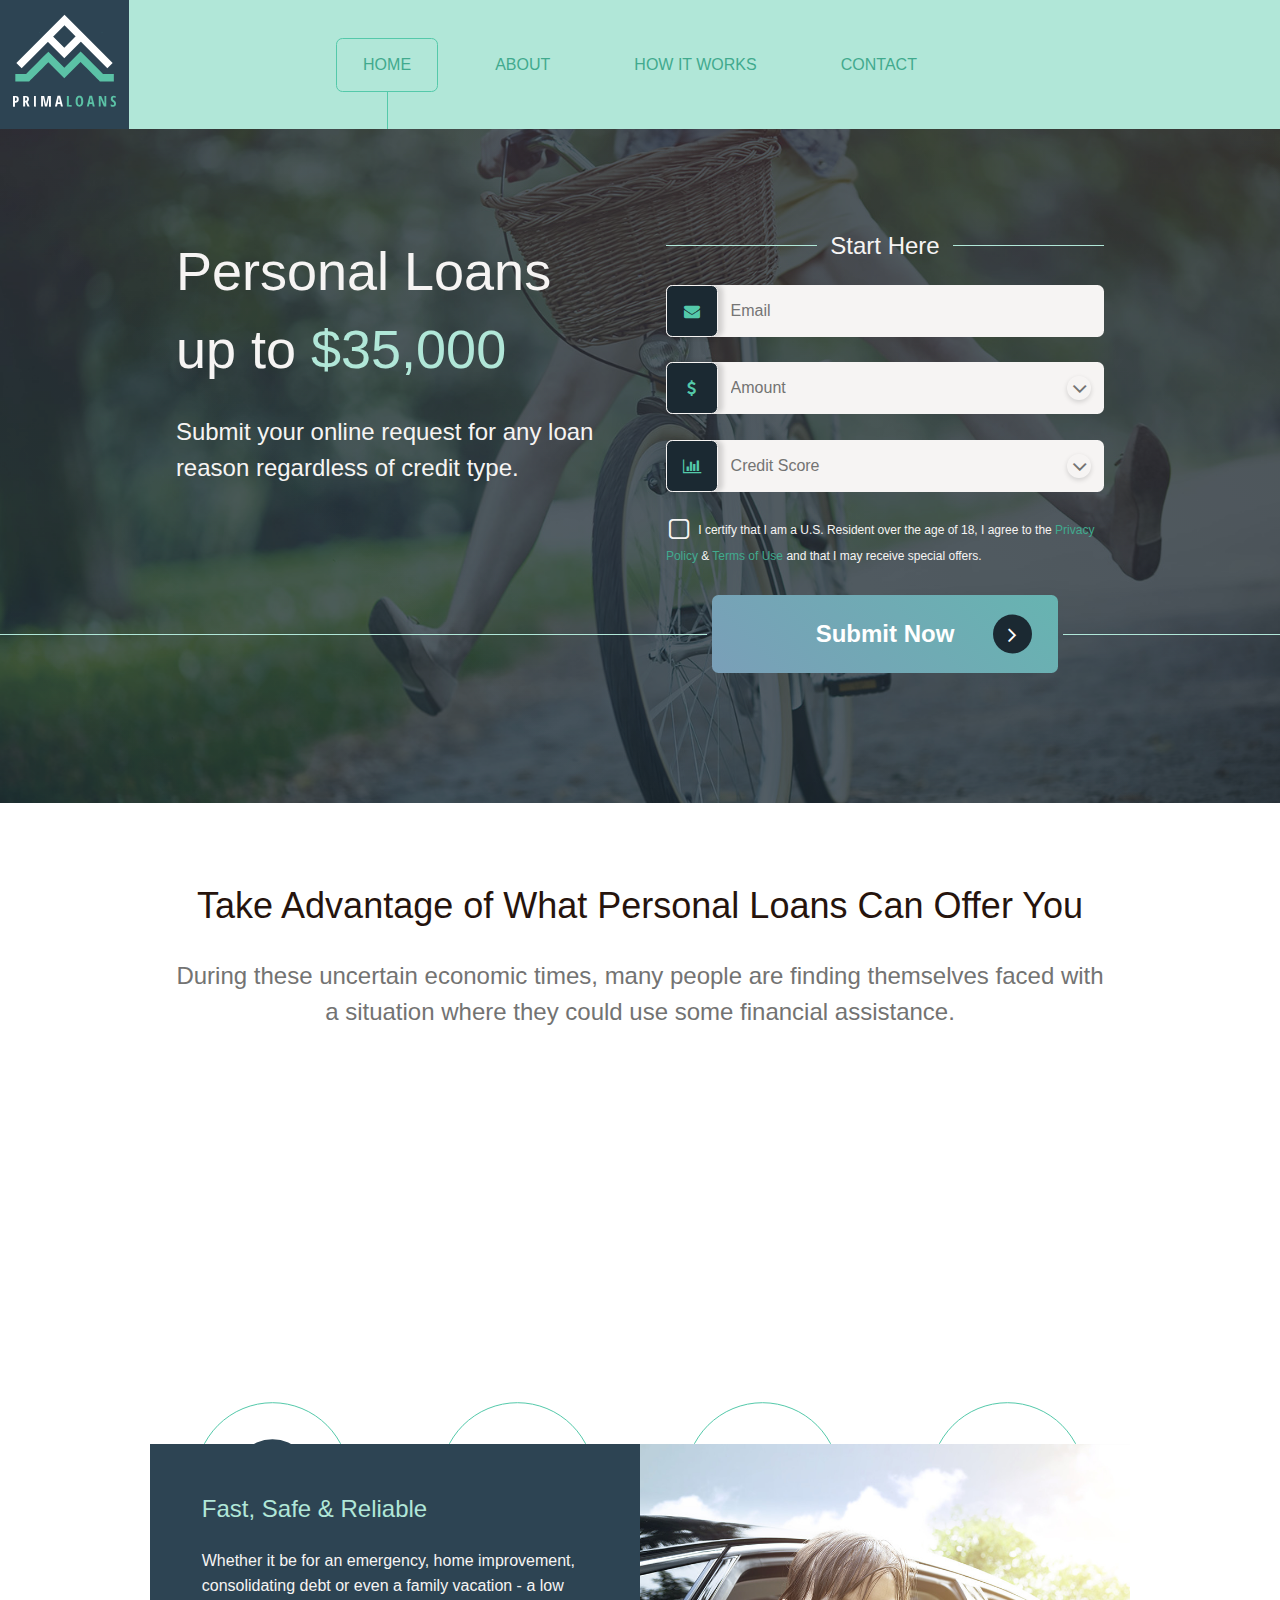
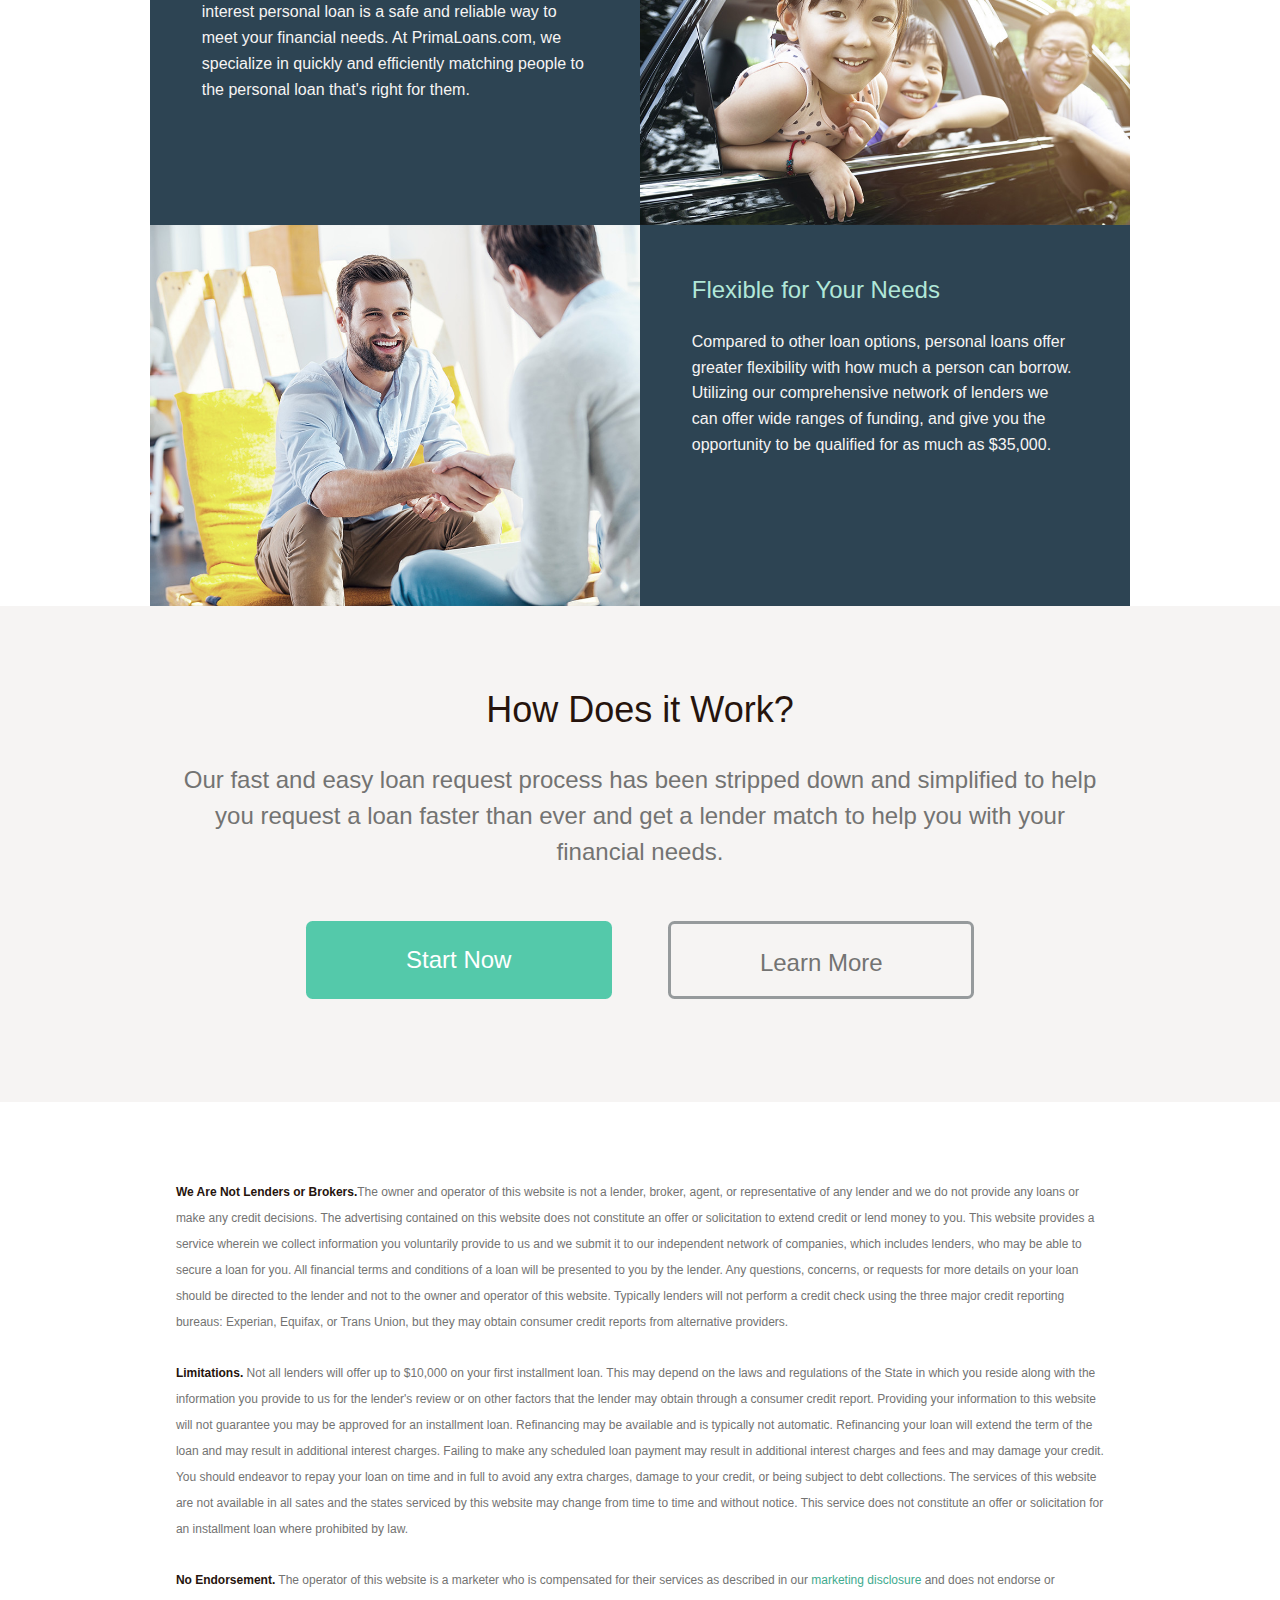
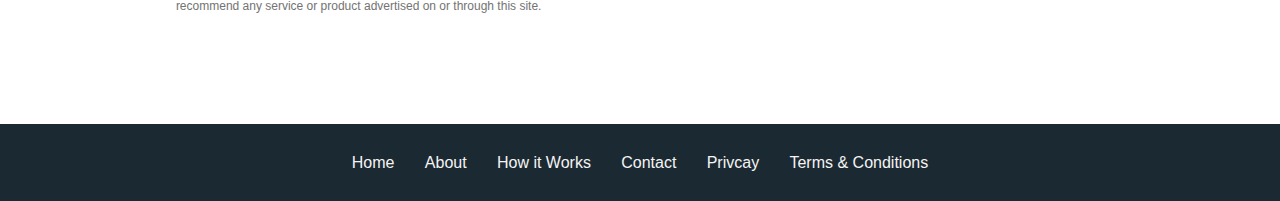
<file: index.html>
<!DOCTYPE html>
<html>
<head>
<title>Title of the document</title>
<meta name="viewport" content="width=device-width, initial-scale=1">
<link rel="stylesheet" type="text/css" href="css/main.css">
<link rel="stylesheet" type="text/css" href="css/theme.css">
<script src="js/jquery-2.1.4.min.js"></script>
<script src="js/plugins.js"></script>
<script src="js/custom.js"></script>

</head>

<body>
	
	<header class="Primary-header">
		<div class="logo">
			<a href="index.html">
				<img class="logo__image" src="images/logo.svg">
			</a>
		</div>
		<nav>
			<ul class="Primary-header__navigation">
				<li class="is-active"><a href="index.html">Home</a></li>
				<li ><a href="about.html">About</a></li>
				<li> <a href="how.html">How it Works</a></li>
				<li><a href="contact.html">Contact</a></li>
			</ul>
		</nav>
	</header>
	
	
	
	<section class="Hero-header" id="Start-here">
		
		<div class="contain">
			
			<div class="row">
				<div class="col col--1-2">
					<h1 class="">Personal Loans up to <span class="highlight">$35,000</span></h1>
					<p class="caption">Submit your online request for any loan reason regardless of credit type.</p>
				</div>
				
				<div class="col col--1-2">
					<form class="Cta-form js-highlight-form" id="Main-form">
						<h3 class="title title--lines"><span>Start Here</span></h3>
						<div class="Field Field--short-form Field--icon">
							<i class="fa fa-envelope"></i>
							<label for="email">Email</label>
							<input class="Field__element" type="text" placeholder="Email" id="email">
						</div>
						
						<div class="Field Field--short-form Field--icon Field--select">
							<i class="fa fa-usd"></i>
							<label for="amount">Amount</label>
							<select class="Field__element" id="amount">
								<option>Amount</option>
								<option>Select Box</option>
								<option>Select Box</option>
								<option>Select Box</option>
							</select>
						</div>
						
						<div class="Field Field--short-form Field--icon Field--select">
							<i class="fa fa-bar-chart"></i>
							<label for="field-3">Credit Score</label>
							<select class="Field__element" id="field-3">
								<option>Credit Score</option>
								<option>Select Box</option>
								<option>Select Box</option>
								<option>Select Box</option>
							</select>
						</div>
						<div class="Field Field--optin">
							<input class="Field__element Field__checkbox" type="checkbox" id="optin"> <label for="optin">I certify that I am a U.S. Resident over the age of 18, I agree to the <a href="privacy.html">Privacy Policy</a> &amp; <a href="terms.html">Terms of Use</a> and that I may receive special offers.</label>
						</div>
						<div class="Submit-wrap">
							<button type="submit" class="btn btn--large btn--submit">Submit Now<i class="fa fa-angle-right"></i></button>
						</div>

					</form>
				</div>
			</div>
			
		</div>
		
	</section>
	
	<section class="Leader-section">
		<div class="contain">
			
			<h2>Take Advantage of What Personal Loans Can Offer You</h2>
	
			<p class="caption">During these uncertain economic times, many people are finding themselves faced with a situation where they could use some financial assistance.</p>
			
			<div class="row blurb-row Blurbs">
				<div class="col col--1-4">
					<div class="blurb js-appear is-out-viewport" appear-delay="0">
						<div class="blurb__icon">
							<i class="fa fa-life-ring"></i>
						</div>
						<h4 class="blurb__title">Emergencies</h4>
					</div>
				</div>
				
				<div class="col col--1-4">
					<div class="blurb js-appear is-out-viewport" appear-delay="0.1">
						<div class="blurb__icon">
							<i class="fa fa-home"></i>
						</div>
						<h4 class="blurb__title">Home Imrovement</h4>
					</div>
				</div>
				
				<div class="col col--1-4">
					<div class="blurb js-appear is-out-viewport" appear-delay="0.2">
						<div class="blurb__icon">
							<i class="fa fa-credit-card"></i>
						</div>
						<h4 class="blurb__title">Debt Consolidation</h4>
					</div>
				</div>
				
				<div class="col col--1-4">
					<div class="blurb js-appear is-out-viewport" appear-delay="0.3">
						<div class="blurb__icon">
							<i class="fa fa-suitcase"></i>
						</div>
						<h4 class="blurb__title">Vacations</h4>
					</div>
				</div>
				
			</div>
		
		</div>

	</section>
	
	<section class="Image-text-section-1">
		<div class="contain">
	
			<div class="row">
				<div class="col col--1-2 Image-text__text">
					<h3>Fast, Safe &amp; Reliable</h3>
					<p>Whether it be for an emergency, home improvement, consolidating debt or even a family vacation - a low interest personal loan is a safe and reliable way to meet your financial needs. At PrimaLoans.com, we specialize in quickly and efficiently matching people to the personal loan that's right for them.</p>
				</div>
				<div class="col col--1-2 Image-text__image">
					<img class="responsive" src="images/content-image-1.jpg">
				</div>
			
			</div>
		</div>
	</section>
	<section class="Image-text-section-2">
		<div class="contain">	
			<div class="row">
			
				<div class="col col--1-2 Image-text__image">
					<img  class="responsive"  src="images/content-image-2.jpg">
				</div>
				<div class="col col--1-2 Image-text__text">
					<h3>Flexible for Your Needs</h3>
					<p>Compared to other loan options, personal loans offer greater flexibility with how much a person can borrow. Utilizing our comprehensive network of lenders we can offer wide ranges of funding, and give you the opportunity to be qualified for as much as $35,000.</p>
				</div>
			</div>
		</div>
	</section>
	
	<section class="How-section">
		<div class="contain">
			<h2>How Does it Work?</h2>
			<p class="caption">Our fast and easy loan request process has been stripped down and simplified to help you request a loan faster than ever and get a lender match to help you with your financial needs.</p>
			<a class="btn btn--large btn--color js-anchor-nav js-focus-form" href="#Start-here">Start Now</a> <a class="btn btn--large btn--outline" href="how.html">Learn More</a>
		</div>
	</section>
	
	<footer class="Primary-footer">
		<section class="Disclaimer-section">
			<div class="contain">
				<p><strong>We Are Not Lenders or Brokers.</strong>The owner and operator of this website is not a lender, broker, agent, or representative of any lender and we do not provide any loans or make any credit decisions. The advertising contained on this website does not constitute an offer or solicitation to extend credit or lend money to you. This website provides a service wherein we collect information you voluntarily provide to us and we submit it to our independent network of companies, which includes lenders, who may be able to secure a loan for you. All financial terms and conditions of a loan will be presented to you by the lender. Any questions, concerns, or requests for more details on your loan should be directed to the lender and not to the owner and operator of this website. Typically lenders will not perform a credit check using the three major credit reporting bureaus: Experian, Equifax, or Trans Union, but they may obtain consumer credit reports from alternative providers.</p>
				
				<p><strong>Limitations.</strong> Not all lenders will offer up to $10,000 on your first installment loan. This may depend on the laws and regulations of the State in which you reside along with the information you provide to us for the lender's review or on other factors that the lender may obtain through a consumer credit report. Providing your information to this website will not guarantee you may be approved for an installment loan. Refinancing may be available and is typically not automatic. Refinancing your loan will extend the term of the loan and may result in additional interest charges. Failing to make any scheduled loan payment may result in additional interest charges and fees and may damage your credit. You should endeavor to repay your loan on time and in full to avoid any extra charges, damage to your credit, or being subject to debt collections. The services of this website are not available in all sates and the states serviced by this website may change from time to time and without notice. This service does not constitute an offer or solicitation for an installment loan where prohibited by law.</p>
				
				<p><strong>No Endorsement.</strong> The operator of this website is a marketer who is compensated for their services as described in our <a class="js-modal" href="#marketing-disclosure">marketing disclosure</a> and does not endorse or recommend any service or product advertised on or through this site.</p>
				
			</div>			
		</section>
		<nav>
			<ul class="Primary-footer__navigation">
				<li class="is-active"><a href="index.html">Home</a></li>
				<li><a href="about.html">About</a></li>
				<li><a href="how.html">How it Works</a></li>
				<li><a href="contact.html">Contact</a></li>
				<li><a href="privacy.html">Privcay</a></li>
				<li><a href="terms.html">Terms &amp; Conditions</a></a></li>
			</ul>
		</nav>
	</footer>
	
	<div class="Modal" id="marketing-disclosure">
		<a class="Modal__close js-close" href="#marketing-disclosure" js-animation="fadeOut">x</a>
		<h3 class="Modal__title">Marketing Disclosure</h3>
		<div class="Modal__content">
			<p>This website is a market place. The owner has a material financial connection to the provider of the goods and services referred to on the site. The owner receives payment for each qualified sale or payment for each potential customer referral. The owner is advertising on behalf of a third party advertiser with whom the provider of the products or services also has a material financial connection in that both advertisers receive payment for each qualified sale or payment for each potential customer referral. All information regarding the products and services on this website is provided by the third party advertiser. Upon completion of your registration, You will be redirected to the third party advertiser's site or You will be contacted by the Third Party Advertiser and you should review their terms and conditions and privacy policy as they may differ significantly from our own. The owner is not affiliate with the third party advertiser other than stated above. The owner does not recommend or endorse any product or service on this website.</p>
		</div>
	</div>
</body>

</html>
</file>
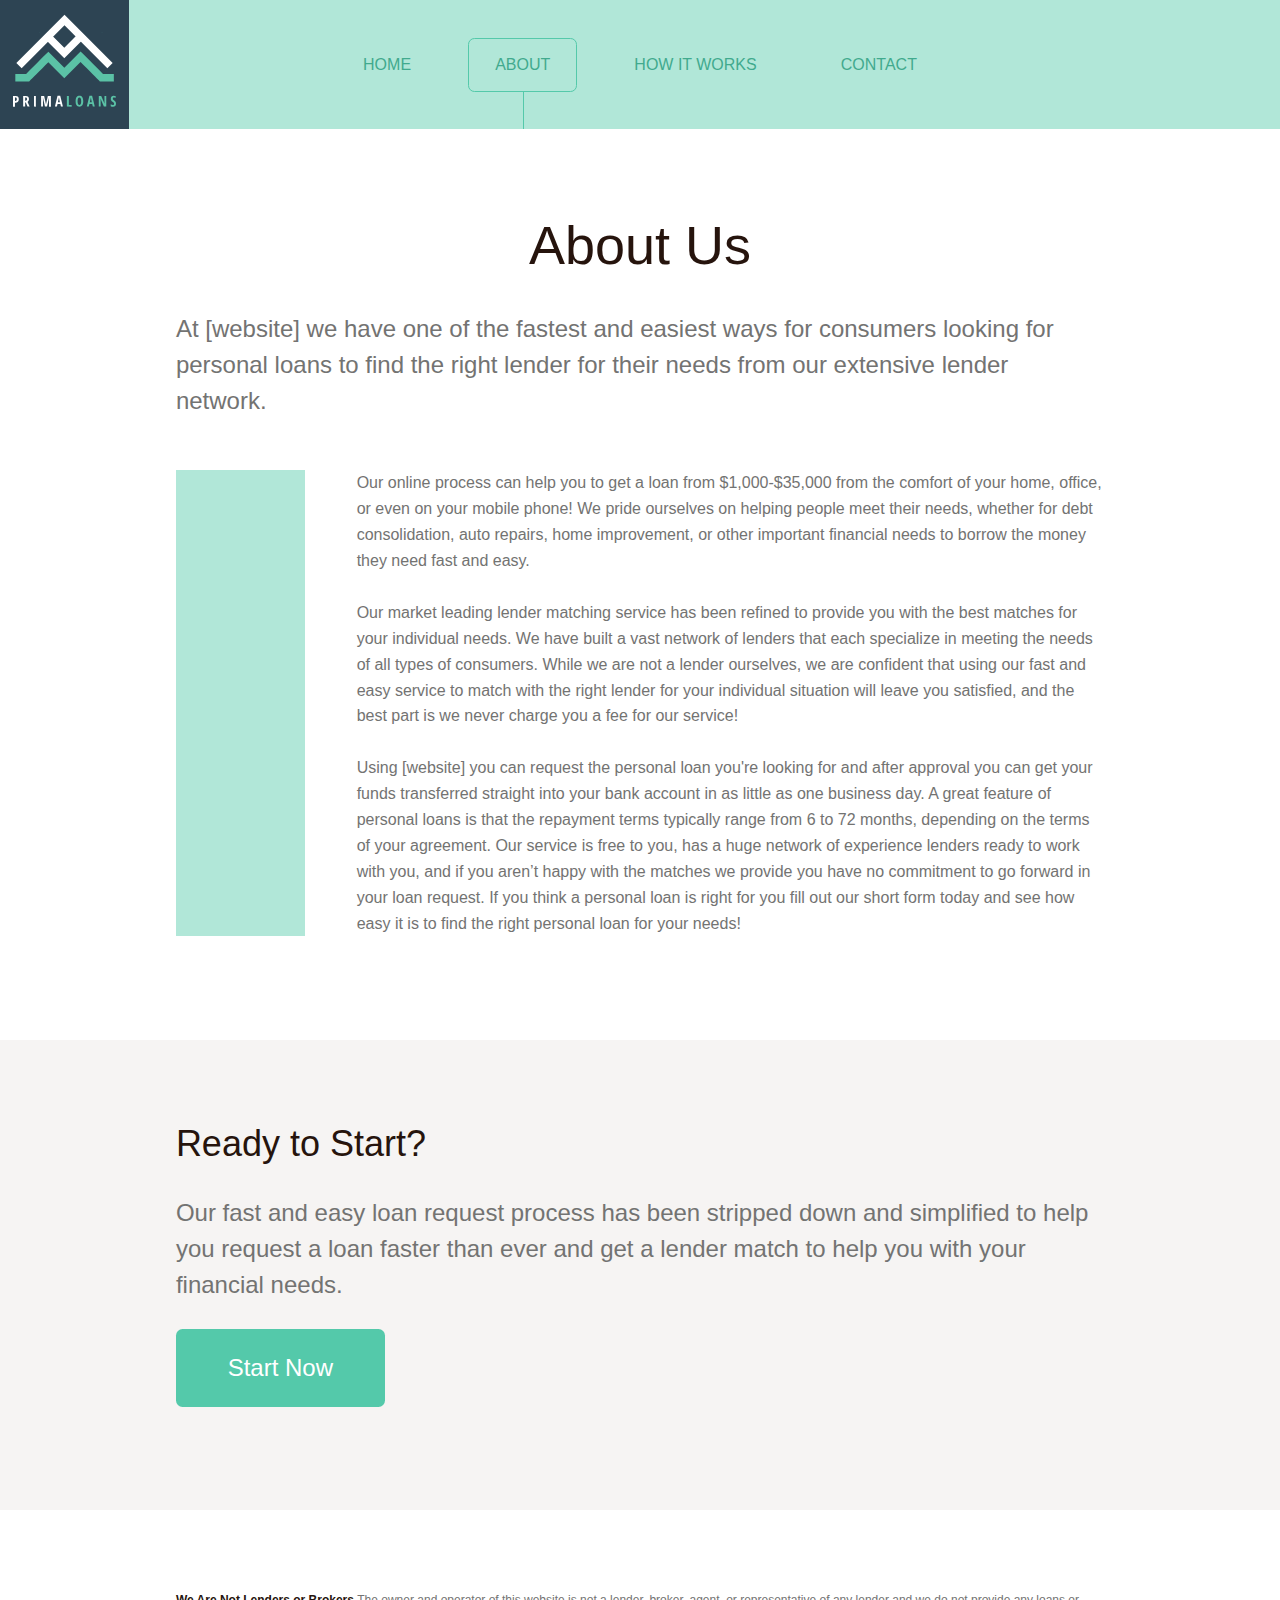
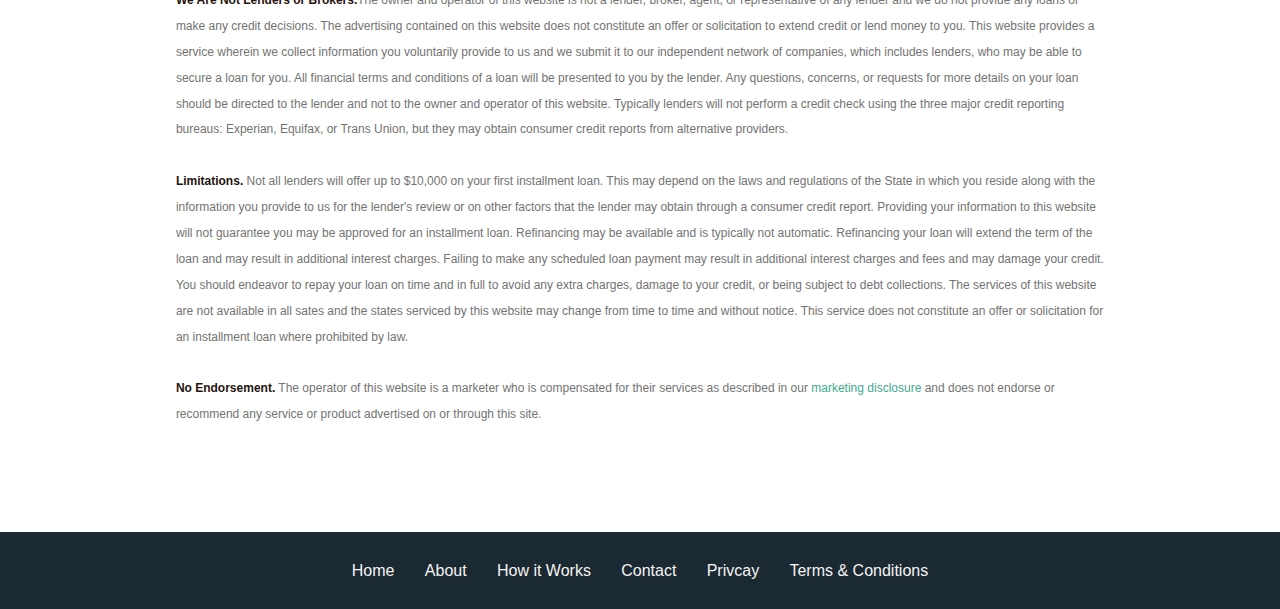
<file: about.html>
<!DOCTYPE html>
<html>
<head>
<title>Title of the document</title>
<meta name="viewport" content="width=device-width, initial-scale=1">
<link rel="stylesheet" type="text/css" href="css/main.css">
<link rel="stylesheet" type="text/css" href="css/theme.css">
<script src="js/jquery-2.1.4.min.js"></script>
<script src="js/plugins.js"></script>
<script src="js/custom.js"></script>

</head>

<body>
	
	<header class="Primary-header">
		<div class="logo">
			<a href="index.html">
				<img class="logo__image" src="images/logo.svg">
			</a>
		</div>
		<nav>
			<ul class="Primary-header__navigation">
				<li><a href="index.html">Home</a></li>
				<li class="is-active"><a href="about.html">About</a></li>
				<li> <a href="how.html">How it Works</a></li>
				<li><a href="contact.html">Contact</a></li>
			</ul>
		</nav>
	</header>

	
	<section class="Leader-section Leader-section--about">
		<div class="contain">
			
			<h1>About Us</h1>
	
			<p class="caption">At [website] we have one of the fastest and easiest ways for consumers looking for personal loans to find the right lender for their needs from our extensive lender network.</p>
			
			<div class="text-spacer">
				<p>Our online process can help you to get a loan from $1,000-$35,000 from the comfort of your home, office, or even on your mobile phone! We pride ourselves on helping people meet their needs, whether for debt consolidation, auto repairs, home improvement, or other important financial needs to borrow the money they need fast and easy.</p>
				
				<p>
				Our market leading lender matching service has been refined to provide you with the best matches for your individual needs. We have built a vast network of lenders that each specialize in meeting the needs of all types of consumers. While we are not a lender ourselves, we are confident that using our fast and easy service to match with the right lender for your individual situation will leave you satisfied, and the best part is we never charge you a fee for our service!
				
				<p>
				Using [website] you can request the personal loan you're looking for and after approval you can get your funds transferred straight into your bank account in as little as one business day. A great feature of personal loans is that the repayment terms typically range from 6 to 72 months, depending on the terms of your agreement. Our service is free to you, has a huge network of experience lenders ready to work with you, and if you aren’t happy with the matches we provide you have no commitment to go forward in your loan request. If you think a personal loan is right for you fill out our short form today and see how easy it is to find the right personal loan for your needs!
				</p>
			</p>
		</div>
	</section>
	
	<section class="Cta-section Section--dark">
		<div class="contain">
			<h2>Ready to Start?</h2>
			<p class="caption">Our fast and easy loan request process has been stripped down and simplified to help you request a loan faster than ever and get a lender match to help you with your financial needs.</p>
			<a class="btn btn--large " href="index.html">Start Now</a>
		</div>
	</section>	
	
		
	
	<footer class="Primary-footer">
		<section class="Disclaimer-section">
			<div class="contain">
				<p><strong>We Are Not Lenders or Brokers.</strong>The owner and operator of this website is not a lender, broker, agent, or representative of any lender and we do not provide any loans or make any credit decisions. The advertising contained on this website does not constitute an offer or solicitation to extend credit or lend money to you. This website provides a service wherein we collect information you voluntarily provide to us and we submit it to our independent network of companies, which includes lenders, who may be able to secure a loan for you. All financial terms and conditions of a loan will be presented to you by the lender. Any questions, concerns, or requests for more details on your loan should be directed to the lender and not to the owner and operator of this website. Typically lenders will not perform a credit check using the three major credit reporting bureaus: Experian, Equifax, or Trans Union, but they may obtain consumer credit reports from alternative providers.</p>
				
				<p><strong>Limitations.</strong> Not all lenders will offer up to $10,000 on your first installment loan. This may depend on the laws and regulations of the State in which you reside along with the information you provide to us for the lender's review or on other factors that the lender may obtain through a consumer credit report. Providing your information to this website will not guarantee you may be approved for an installment loan. Refinancing may be available and is typically not automatic. Refinancing your loan will extend the term of the loan and may result in additional interest charges. Failing to make any scheduled loan payment may result in additional interest charges and fees and may damage your credit. You should endeavor to repay your loan on time and in full to avoid any extra charges, damage to your credit, or being subject to debt collections. The services of this website are not available in all sates and the states serviced by this website may change from time to time and without notice. This service does not constitute an offer or solicitation for an installment loan where prohibited by law.</p>
				
				<p><strong>No Endorsement.</strong> The operator of this website is a marketer who is compensated for their services as described in our <a class="js-modal" href="#marketing-disclosure">marketing disclosure</a> and does not endorse or recommend any service or product advertised on or through this site.</p>
				
			</div>			
		</section>
		<nav>
			<ul class="Primary-footer__navigation">
				<li class="is-active"><a href="index.html">Home</a></li>
				<li><a href="about.html">About</a></li>
				<li><a href="how.html">How it Works</a></li>
				<li><a href="contact.html">Contact</a></li>
				<li><a href="privacy.html">Privcay</a></li>
				<li><a href="terms.html">Terms &amp; Conditions</a></a></li>
			</ul>
		</nav>
	</footer>
	
	<div class="Modal" id="marketing-disclosure">
		<a class="Modal__close js-close" href="#marketing-disclosure" js-animation="fadeOut">x</a>
		<h3 class="Modal__title">Marketing Disclosure</h3>
		<div class="Modal__content">
			<p>This website is a market place. The owner has a material financial connection to the provider of the goods and services referred to on the site. The owner receives payment for each qualified sale or payment for each potential customer referral. The owner is advertising on behalf of a third party advertiser with whom the provider of the products or services also has a material financial connection in that both advertisers receive payment for each qualified sale or payment for each potential customer referral. All information regarding the products and services on this website is provided by the third party advertiser. Upon completion of your registration, You will be redirected to the third party advertiser's site or You will be contacted by the Third Party Advertiser and you should review their terms and conditions and privacy policy as they may differ significantly from our own. The owner is not affiliate with the third party advertiser other than stated above. The owner does not recommend or endorse any product or service on this website.</p>
		</div>
	</div>
	
</body>

</html>
</file>
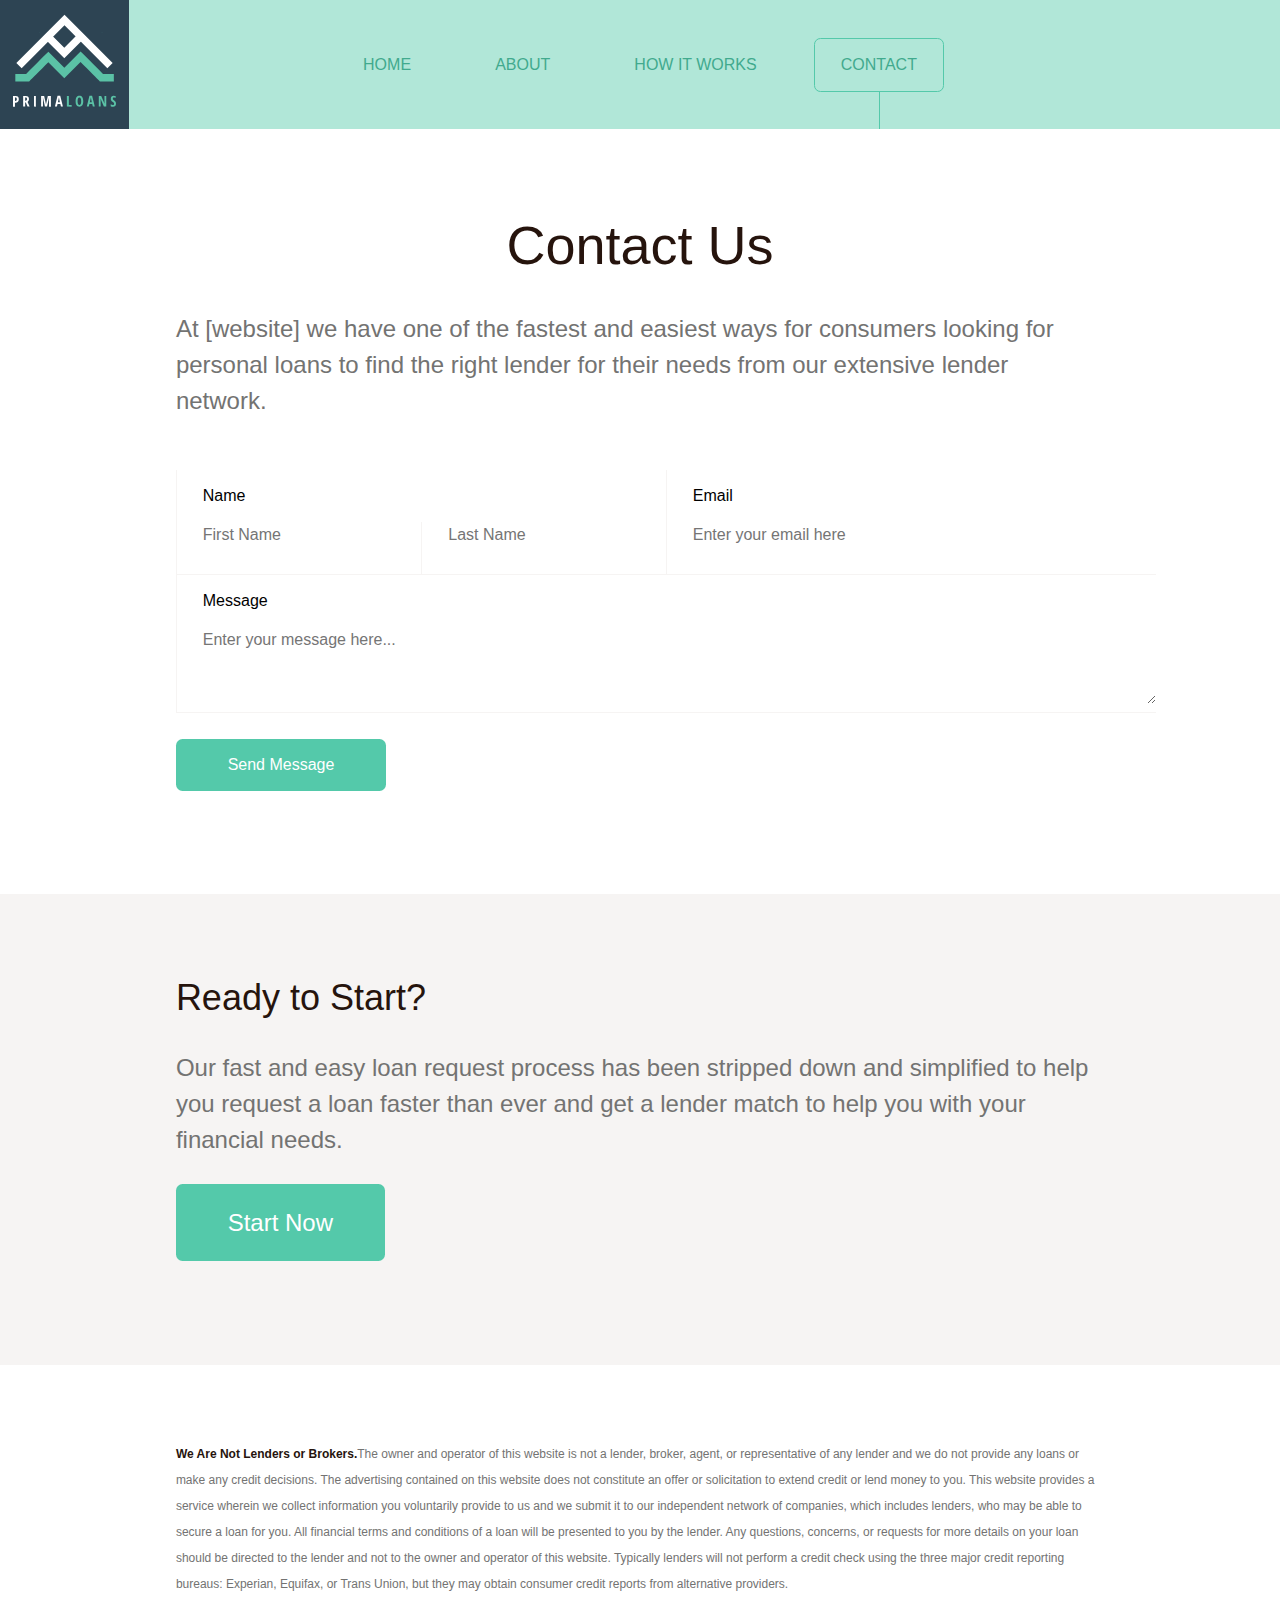
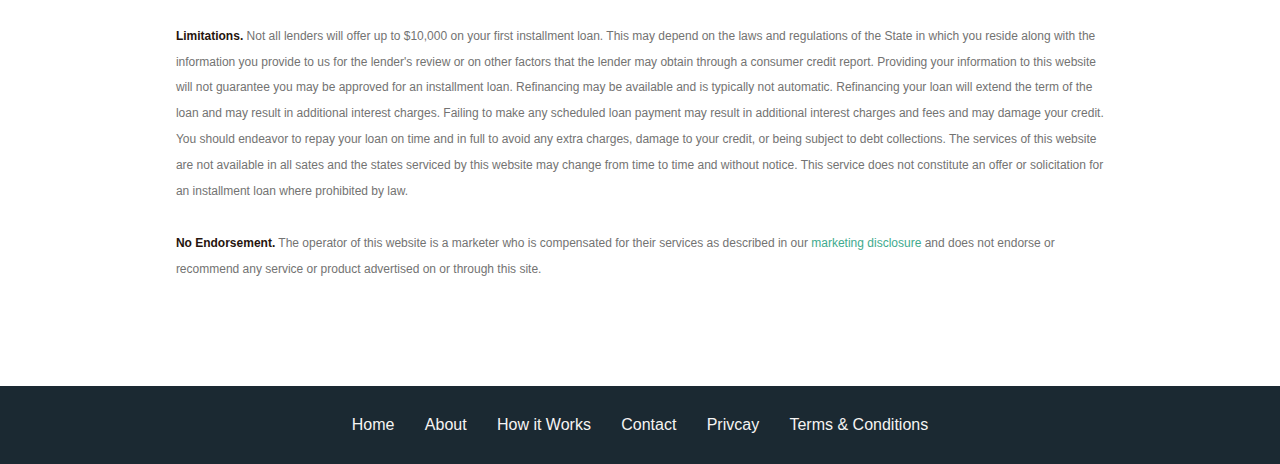
<file: contact.html>
<!DOCTYPE html>
<html>
<head>
<title>Title of the document</title>
<meta name="viewport" content="width=device-width, initial-scale=1">
<meta name="viewport" content="width=device-width, initial-scale=1">
<link rel="stylesheet" type="text/css" href="css/main.css">
<link rel="stylesheet" type="text/css" href="css/theme.css">
<script src="js/jquery-2.1.4.min.js"></script>
<script src="js/plugins.js"></script>
<script src="js/custom.js"></script>

</head>

<body>
	
	<header class="Primary-header">
		<div class="logo">
			<a href="index.html">
				<img class="logo__image" src="images/logo.svg">
			</a>
		</div>
		<nav>
			<ul class="Primary-header__navigation">
				<li><a href="index.html">Home</a></li>
				<li ><a href="about.html">About</a></li>
				<li> <a href="how.html">How it Works</a></li>
				<li class="is-active"><a href="contact.html">Contact</a></li>
			</ul>
		</nav>
	</header>

	
	<section class="Leader-section Leader-section--about">
		<div class="contain">
			
			<h1>Contact Us</h1>
	
			<p class="caption">At [website] we have one of the fastest and easiest ways for consumers looking for personal loans to find the right lender for their needs from our extensive lender network.</p>

				<form class="Contact-form">
					<div class="row Long-form">
					<div class="Field Field--long-form col col--1-2 Field--multiple">
							<label for="fname">Name</label>
							<input class="Field__element Field__element--1-2" type="text" placeholder="First Name" id="fname">
							<input class="Field__element Field__element--1-2" type="text" placeholder="Last Name" id="fname">
						</div>
						
						<div class="Field Field--long-form col col--1-2">
							<label for="email">Email</label>
							<input class="Field__element" type="text" placeholder="Enter your email here" id="email">
						</div>
						
						<div class="Field Field--long-form col">
							<label for="message">Message</label>
							<textarea class="Field__element" placeholder="Enter your message here..." id="message"></textarea>
						</div>
					</div>
					<input type="submit" class="btn" value="Send Message">
				</form>
		</div>
	</section>
	
	<section class="Cta-section Section--dark">
		<div class="contain">
			<h2>Ready to Start?</h2>
			<p class="caption">Our fast and easy loan request process has been stripped down and simplified to help you request a loan faster than ever and get a lender match to help you with your financial needs.</p>
			<a class="btn btn--large " href="index.html">Start Now</a>
		</div>
	</section>	
	
	<footer class="Primary-footer">
		<section class="Disclaimer-section">
			<div class="contain">
				<p><strong>We Are Not Lenders or Brokers.</strong>The owner and operator of this website is not a lender, broker, agent, or representative of any lender and we do not provide any loans or make any credit decisions. The advertising contained on this website does not constitute an offer or solicitation to extend credit or lend money to you. This website provides a service wherein we collect information you voluntarily provide to us and we submit it to our independent network of companies, which includes lenders, who may be able to secure a loan for you. All financial terms and conditions of a loan will be presented to you by the lender. Any questions, concerns, or requests for more details on your loan should be directed to the lender and not to the owner and operator of this website. Typically lenders will not perform a credit check using the three major credit reporting bureaus: Experian, Equifax, or Trans Union, but they may obtain consumer credit reports from alternative providers.</p>
				
				<p><strong>Limitations.</strong> Not all lenders will offer up to $10,000 on your first installment loan. This may depend on the laws and regulations of the State in which you reside along with the information you provide to us for the lender's review or on other factors that the lender may obtain through a consumer credit report. Providing your information to this website will not guarantee you may be approved for an installment loan. Refinancing may be available and is typically not automatic. Refinancing your loan will extend the term of the loan and may result in additional interest charges. Failing to make any scheduled loan payment may result in additional interest charges and fees and may damage your credit. You should endeavor to repay your loan on time and in full to avoid any extra charges, damage to your credit, or being subject to debt collections. The services of this website are not available in all sates and the states serviced by this website may change from time to time and without notice. This service does not constitute an offer or solicitation for an installment loan where prohibited by law.</p>
				
				<p><strong>No Endorsement.</strong> The operator of this website is a marketer who is compensated for their services as described in our <a class="js-modal" href="#marketing-disclosure">marketing disclosure</a> and does not endorse or recommend any service or product advertised on or through this site.</p>
				
			</div>			
		</section>
		<nav>
			<ul class="Primary-footer__navigation">
				<li class="is-active"><a href="index.html">Home</a></li>
				<li><a href="about.html">About</a></li>
				<li><a href="how.html">How it Works</a></li>
				<li><a href="contact.html">Contact</a></li>
				<li><a href="privacy.html">Privcay</a></li>
				<li><a href="terms.html">Terms &amp; Conditions</a></a></li>
			</ul>
		</nav>
	</footer>
	
	<div class="Modal" id="marketing-disclosure">
		<a class="Modal__close js-close" href="#marketing-disclosure" js-animation="fadeOut">x</a>
		<h3 class="Modal__title">Marketing Disclosure</h3>
		<div class="Modal__content">
			<p>This website is a market place. The owner has a material financial connection to the provider of the goods and services referred to on the site. The owner receives payment for each qualified sale or payment for each potential customer referral. The owner is advertising on behalf of a third party advertiser with whom the provider of the products or services also has a material financial connection in that both advertisers receive payment for each qualified sale or payment for each potential customer referral. All information regarding the products and services on this website is provided by the third party advertiser. Upon completion of your registration, You will be redirected to the third party advertiser's site or You will be contacted by the Third Party Advertiser and you should review their terms and conditions and privacy policy as they may differ significantly from our own. The owner is not affiliate with the third party advertiser other than stated above. The owner does not recommend or endorse any product or service on this website.</p>
		</div>
	</div>
	
</body>

</html>
</file>
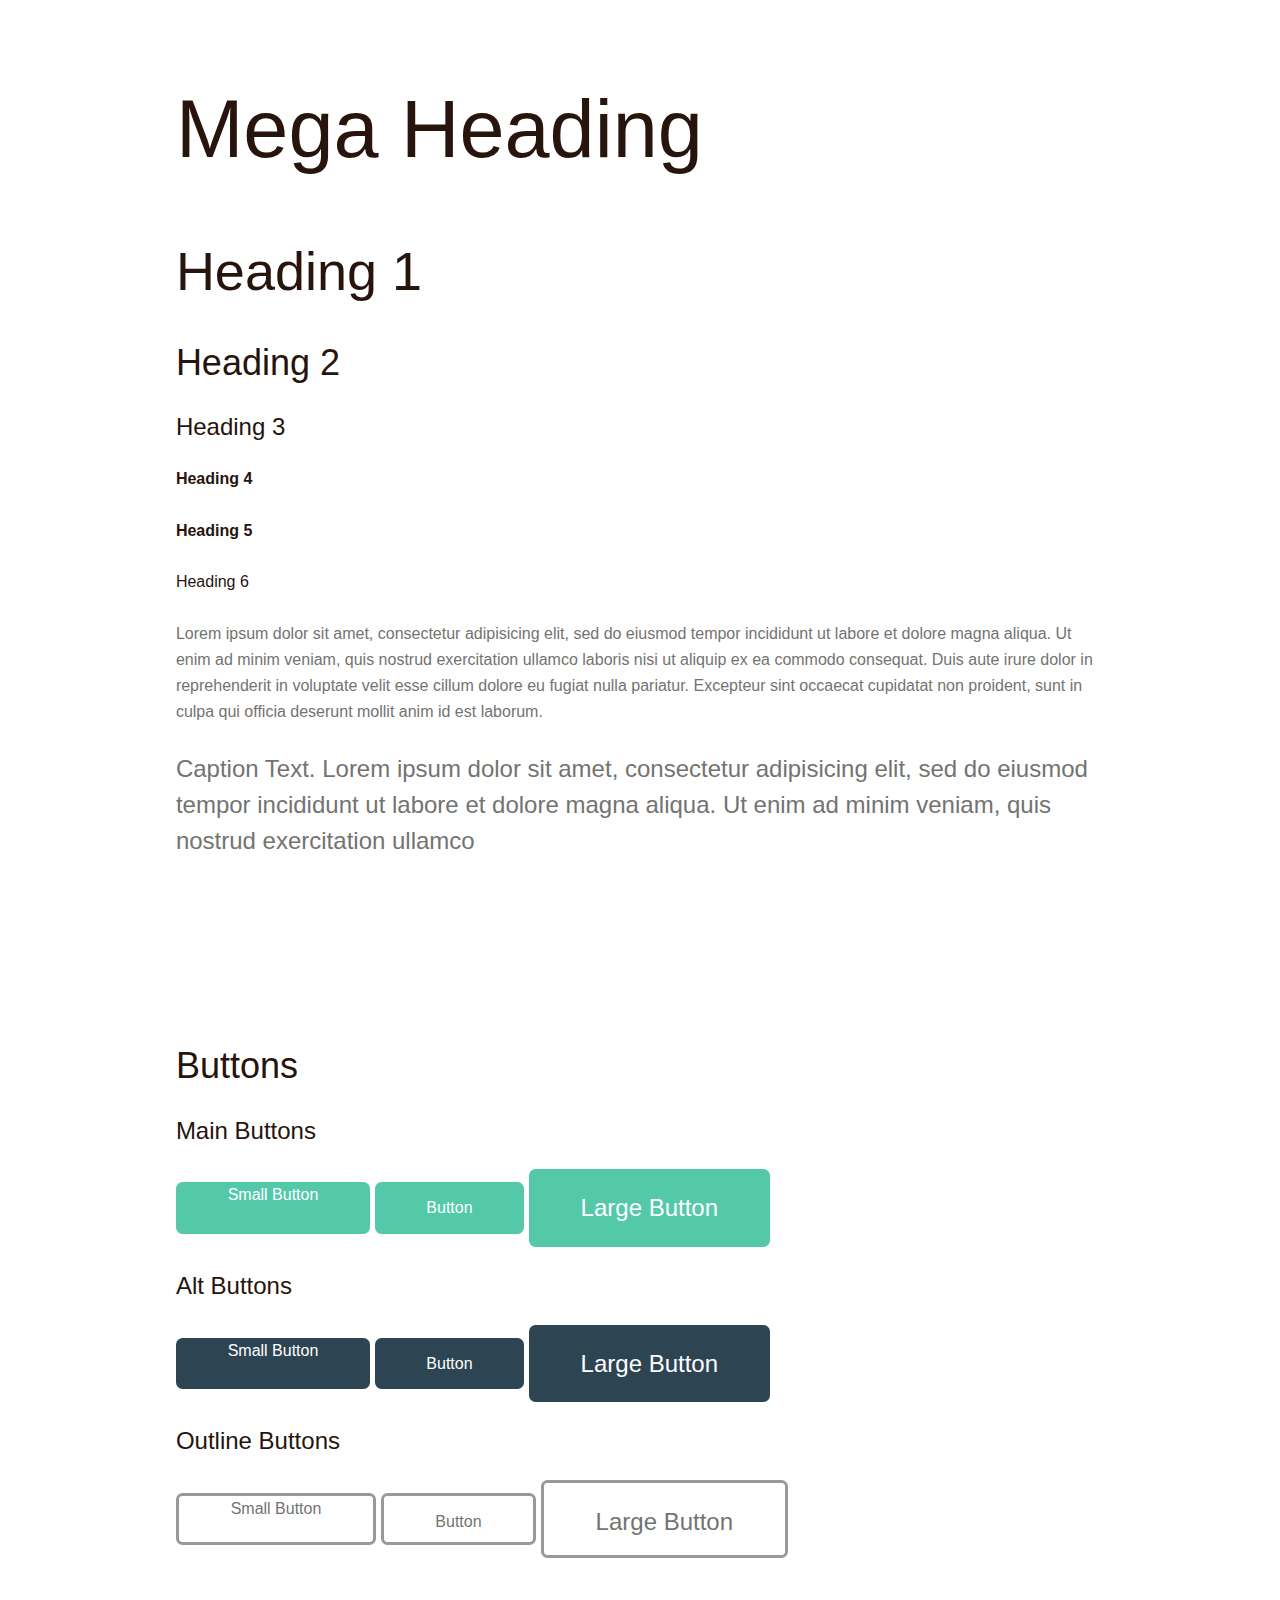
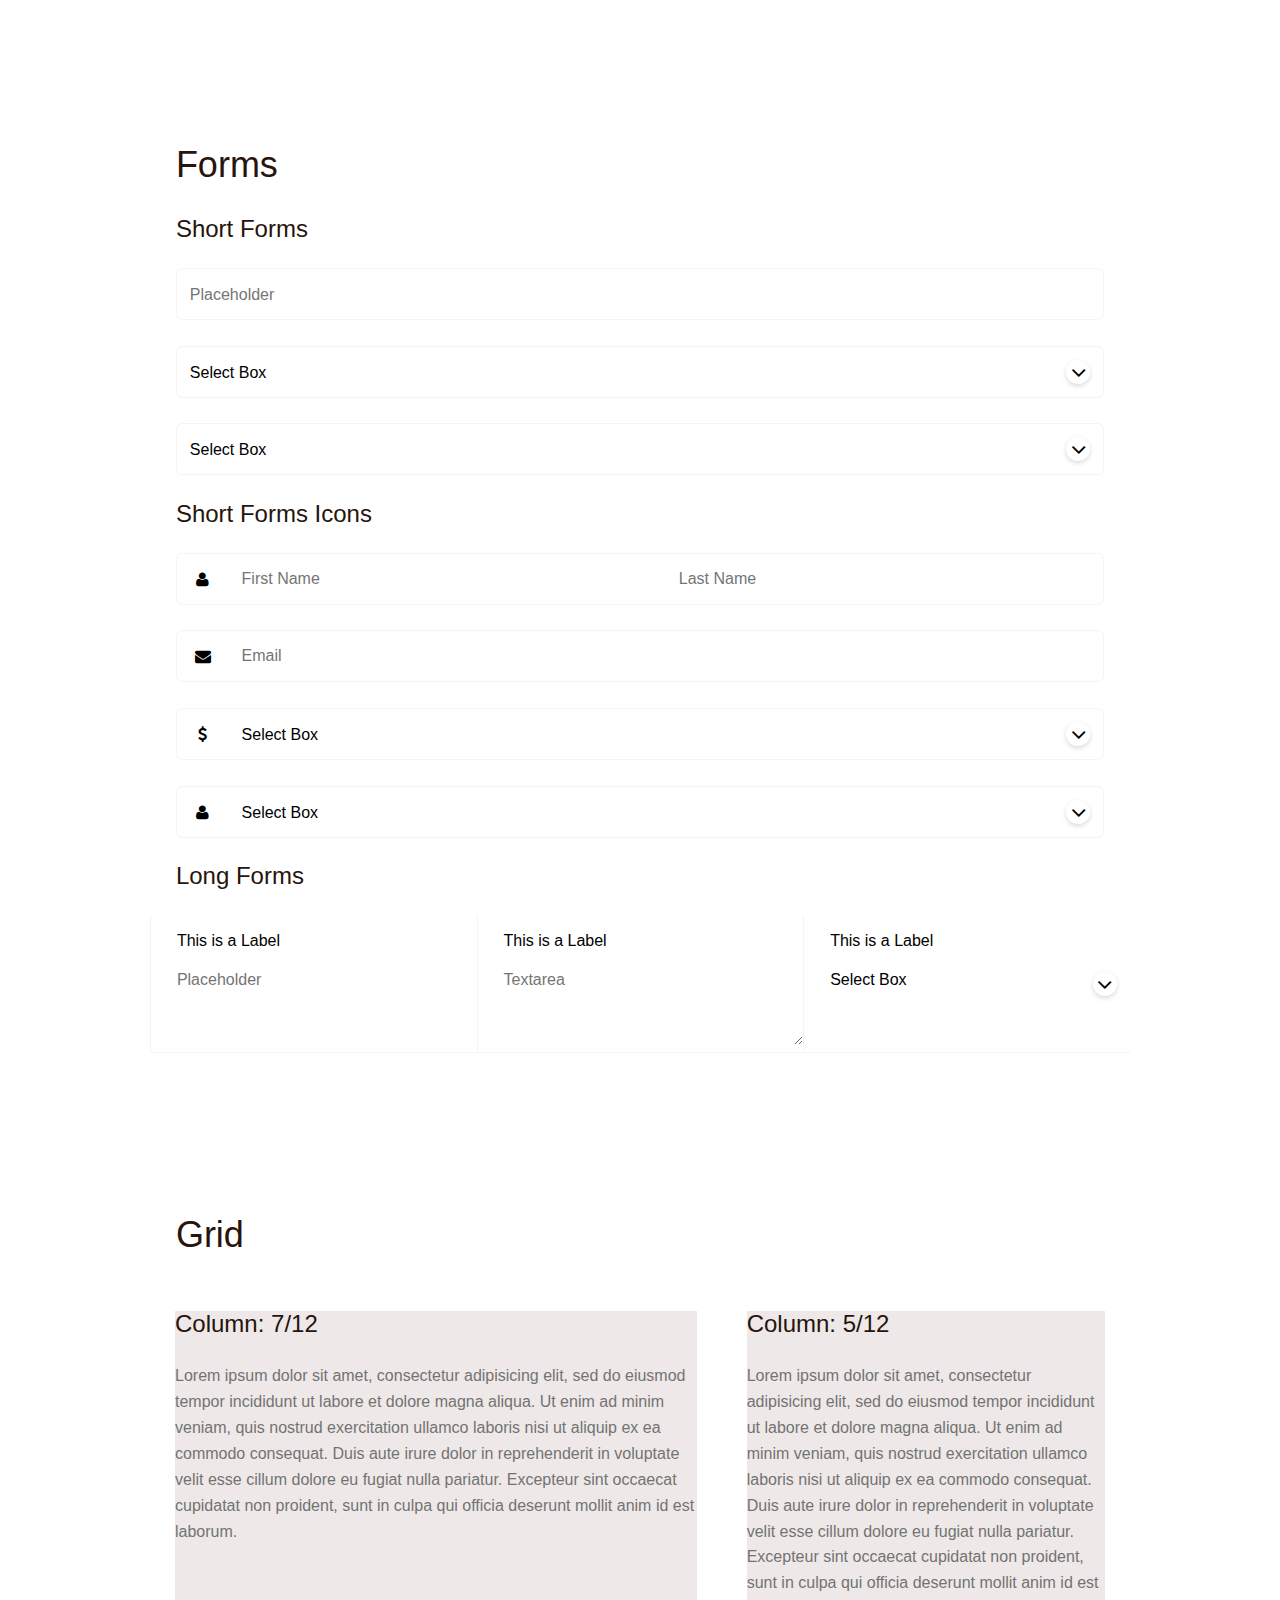
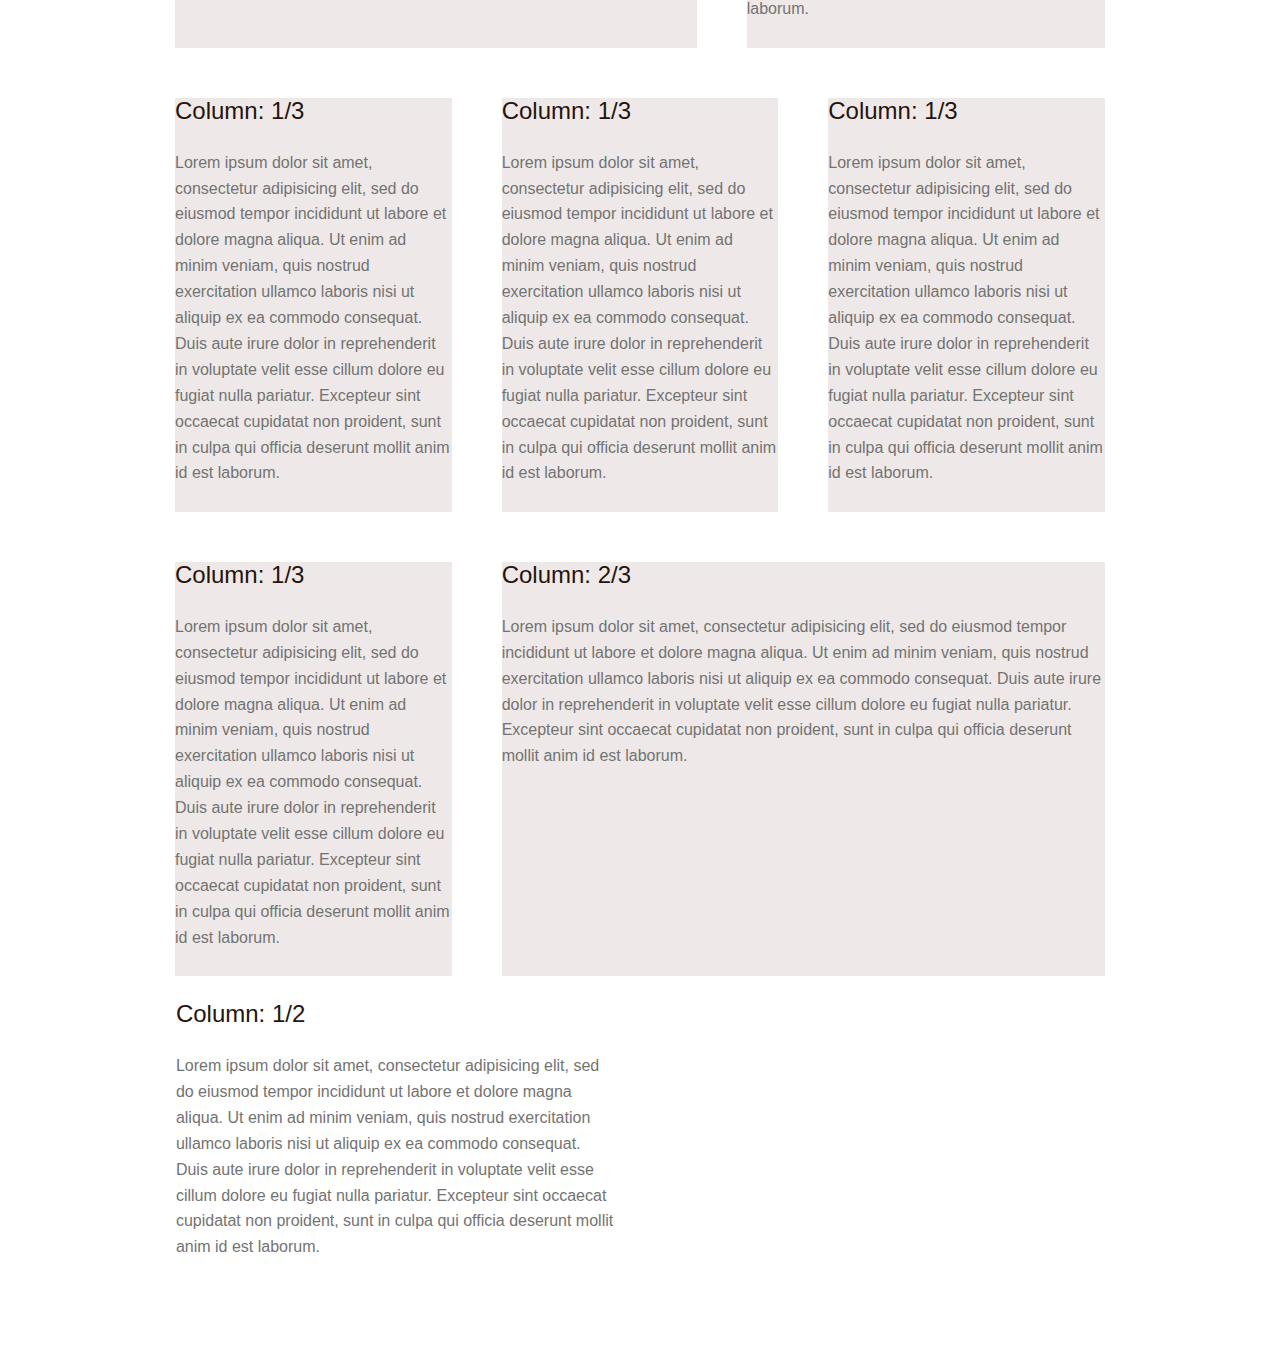
<file: elements.html>
<!DOCTYPE html>
<html>
<head>
<title>Title of the document</title>
<link rel="stylesheet" type="text/css" href="css/main.css">
<link rel="stylesheet" type="text/css" href="css/theme.css">
</head>

<body>
	<div class="contain">
		<section id="typography">
			<h1 class="mega">Mega Heading</h1>
			<h1>Heading 1</h1>
			<h2>Heading 2</h2>
			<h3>Heading 3</h3>
			<h4>Heading 4</h4>
			<h5>Heading 5</h5>
			<h6>Heading 6</h6>
			<p>Lorem ipsum dolor sit amet, consectetur adipisicing elit, sed do eiusmod tempor incididunt ut labore et dolore magna aliqua. Ut enim ad minim veniam, quis nostrud exercitation ullamco laboris nisi ut aliquip ex ea commodo consequat. Duis aute irure dolor in reprehenderit in voluptate velit esse cillum dolore eu fugiat nulla pariatur. Excepteur sint occaecat cupidatat non proident, sunt in culpa qui officia deserunt mollit anim id est laborum.</p>
			<p class="caption">Caption Text. Lorem ipsum dolor sit amet, consectetur adipisicing elit, sed do eiusmod tempor incididunt ut labore et dolore magna aliqua. Ut enim ad minim veniam, quis nostrud exercitation ullamco
			</p>
		</section>
		<section id="GUI">
			<h2>Buttons</h2>
			<h3>Main Buttons</h3>
			<a href="#" class="btn btn--small">
				Small Button
			</a>
			<a href="#" class="btn">
				Button
			</a>
			<a href="#" class="btn btn--large">
				Large Button
			</a>
			
			<h3>Alt Buttons</h3>
			<a href="#" class="btn btn--small btn--color-alt">
				Small Button
			</a>
			<a href="#" class="btn btn--color-alt">
				Button
			</a>
			<a href="#" class="btn btn--large btn--color-alt">
				Large Button
			</a>
			
			<h3>Outline Buttons</h3>
			<a href="#" class="btn btn--small btn--outline">
				Small Button
			</a>
			<a href="#" class="btn btn--outline">
				Button
			</a>
			<a href="#" class="btn btn--large btn--outline">
				Large Button
			</a>
			
			
		</section>
		
		
		
		<section>
			<h2>Forms</h2>
			<h3>Short Forms</h3>
			<div class="Field Field--short-form">
				<label for="field-1">First Name</label>
				<input class="Field__element" type="text" placeholder="Placeholder" id="field-1">
			</div>
			
			<div class="Field Field--short-form Field--select">
				<label for="field-3">This is a Label</label>
				<select class="Field__element" id="field-3">
					<option>Select Box</option>
					<option>Select Box</option>
					<option>Select Box</option>
					<option>Select Box</option>
				</select>
			</div>
			
			<div class="Field Field--short-form Field--select">
				<label for="field-3">This is a Label</label>
				<select class="Field__element" id="field-3">
					<option>Select Box</option>
					<option>Select Box</option>
					<option>Select Box</option>
					<option>Select Box</option>
				</select>
			</div>
			
			<h3>Short Forms Icons</h3>
			<div class="Field Field--short-form Field--icon">
				<i class="fa fa-user"></i>
				<label for="field-1">First Name</label>
				<input class="Field__element Field__element--1-2" type="text" placeholder="First Name" id="fn">
				<input class="Field__element Field__element--1-2" type="text" placeholder="Last Name" id="ln">
			</div>
			
			<div class="Field Field--short-form Field--icon">
				<i class="fa fa-envelope"></i>
				<label for="field-1">Email</label>
				<input class="Field__element" type="text" placeholder="Email" id="fn">
			</div>
			
			<div class="Field Field--short-form Field--icon Field--select">
				<i class="fa fa-usd"></i>
				<label for="field-3">Amount</label>
				<select class="Field__element" id="field-3">
					<option>Select Box</option>
					<option>Select Box</option>
					<option>Select Box</option>
					<option>Select Box</option>
				</select>
			</div>
			
			<div class="Field Field--short-form Field--icon Field--select">
				<i class="fa fa-user"></i>
				<label for="field-3">This is a Label</label>
				<select class="Field__element" id="field-3">
					<option>Select Box</option>
					<option>Select Box</option>
					<option>Select Box</option>
					<option>Select Box</option>
				</select>
			</div>
			
			<h3>Long Forms</h3>
			<div class="row">
				<div class="Field Field--long-form col col--1-3">
					<label for="field-1">This is a Label</label>
					<input class="Field__element" type="text" placeholder="Placeholder" id="field-1">
				</div>
				
				<div class="Field Field--long-form col--1-3">
					<label for="field-2">This is a Label</label>
					<textarea class="Field__element" placeholder="Textarea" id="field-2"></textarea>
				</div>
				
				<div class="Field Field--long-form Field--select col--1-3">
					<label for="field-3">This is a Label</label>
					<select class="Field__element" id="field-3">
						<option>Select Box</option>
						<option>Select Box</option>
						<option>Select Box</option>
						<option>Select Box</option>
					</select>
				</div>
			</div>
			
		</section>
		<section id="grid">
			<h2>Grid</h2>
			<div class="row">
				<div class="col col--7-12 col--debug">
					<h3>Column: 7/12</h3>
					<p>Lorem ipsum dolor sit amet, consectetur adipisicing elit, sed do eiusmod tempor incididunt ut labore et dolore magna aliqua. Ut enim ad minim veniam, quis nostrud exercitation ullamco laboris nisi ut aliquip ex ea commodo consequat. Duis aute irure dolor in reprehenderit in voluptate velit esse cillum dolore eu fugiat nulla pariatur. Excepteur sint occaecat cupidatat non proident, sunt in culpa qui officia deserunt mollit anim id est laborum.</p>
	
				</div>
				<div class="col col--5-12 col--debug">
					<h3>Column: 5/12</h3>
					<p>Lorem ipsum dolor sit amet, consectetur adipisicing elit, sed do eiusmod tempor incididunt ut labore et dolore magna aliqua. Ut enim ad minim veniam, quis nostrud exercitation ullamco laboris nisi ut aliquip ex ea commodo consequat. Duis aute irure dolor in reprehenderit in voluptate velit esse cillum dolore eu fugiat nulla pariatur. Excepteur sint occaecat cupidatat non proident, sunt in culpa qui officia deserunt mollit anim id est laborum.</p>
	
				</div>
			</div>
			<div class="row">
				<div class="col col--1-3 col--debug">
					<h3>Column: 1/3</h3>
					<p>Lorem ipsum dolor sit amet, consectetur adipisicing elit, sed do eiusmod tempor incididunt ut labore et dolore magna aliqua. Ut enim ad minim veniam, quis nostrud exercitation ullamco laboris nisi ut aliquip ex ea commodo consequat. Duis aute irure dolor in reprehenderit in voluptate velit esse cillum dolore eu fugiat nulla pariatur. Excepteur sint occaecat cupidatat non proident, sunt in culpa qui officia deserunt mollit anim id est laborum.</p>
	
				</div>
				<div class="col col--1-3 col--debug">
					<h3>Column: 1/3</h3>
					<p>Lorem ipsum dolor sit amet, consectetur adipisicing elit, sed do eiusmod tempor incididunt ut labore et dolore magna aliqua. Ut enim ad minim veniam, quis nostrud exercitation ullamco laboris nisi ut aliquip ex ea commodo consequat. Duis aute irure dolor in reprehenderit in voluptate velit esse cillum dolore eu fugiat nulla pariatur. Excepteur sint occaecat cupidatat non proident, sunt in culpa qui officia deserunt mollit anim id est laborum.</p>
	
				</div>
				<div class="col col--1-3 col--debug">
					<h3>Column: 1/3</h3>
					<p>Lorem ipsum dolor sit amet, consectetur adipisicing elit, sed do eiusmod tempor incididunt ut labore et dolore magna aliqua. Ut enim ad minim veniam, quis nostrud exercitation ullamco laboris nisi ut aliquip ex ea commodo consequat. Duis aute irure dolor in reprehenderit in voluptate velit esse cillum dolore eu fugiat nulla pariatur. Excepteur sint occaecat cupidatat non proident, sunt in culpa qui officia deserunt mollit anim id est laborum.</p>
	
				</div>
				<div class="col col--1-3 col--debug">
					<h3>Column: 1/3</h3>
					<p>Lorem ipsum dolor sit amet, consectetur adipisicing elit, sed do eiusmod tempor incididunt ut labore et dolore magna aliqua. Ut enim ad minim veniam, quis nostrud exercitation ullamco laboris nisi ut aliquip ex ea commodo consequat. Duis aute irure dolor in reprehenderit in voluptate velit esse cillum dolore eu fugiat nulla pariatur. Excepteur sint occaecat cupidatat non proident, sunt in culpa qui officia deserunt mollit anim id est laborum.</p>
	
				</div>
				<div class="col col--2-3 col--debug">
					<h3>Column: 2/3</h3>
					<p>Lorem ipsum dolor sit amet, consectetur adipisicing elit, sed do eiusmod tempor incididunt ut labore et dolore magna aliqua. Ut enim ad minim veniam, quis nostrud exercitation ullamco laboris nisi ut aliquip ex ea commodo consequat. Duis aute irure dolor in reprehenderit in voluptate velit esse cillum dolore eu fugiat nulla pariatur. Excepteur sint occaecat cupidatat non proident, sunt in culpa qui officia deserunt mollit anim id est laborum.</p>
	
				</div>
			</div>
			<div class="row">
				<div class="col col--1-2 col--flex">
					<h3>Column: 1/2</h3>
					<p>Lorem ipsum dolor sit amet, consectetur adipisicing elit, sed do eiusmod tempor incididunt ut labore et dolore magna aliqua. Ut enim ad minim veniam, quis nostrud exercitation ullamco laboris nisi ut aliquip ex ea commodo consequat. Duis aute irure dolor in reprehenderit in voluptate velit esse cillum dolore eu fugiat nulla pariatur. Excepteur sint occaecat cupidatat non proident, sunt in culpa qui officia deserunt mollit anim id est laborum.</p>
				</div>
				<div class="col col--1-2 col--flex">
					<div class="col__1-2" style="background: #333;">
					</div>
					<div class="col__1-2" style="background: #111;">
					</div>
					<div class="col__1-2" style="background: #111;">
					</div>
					<div class="col__1-2" style="background: #333;">
					</div>
				</div>
			</div>
		</section>
	</div>
	
</body>

</html>
</file>
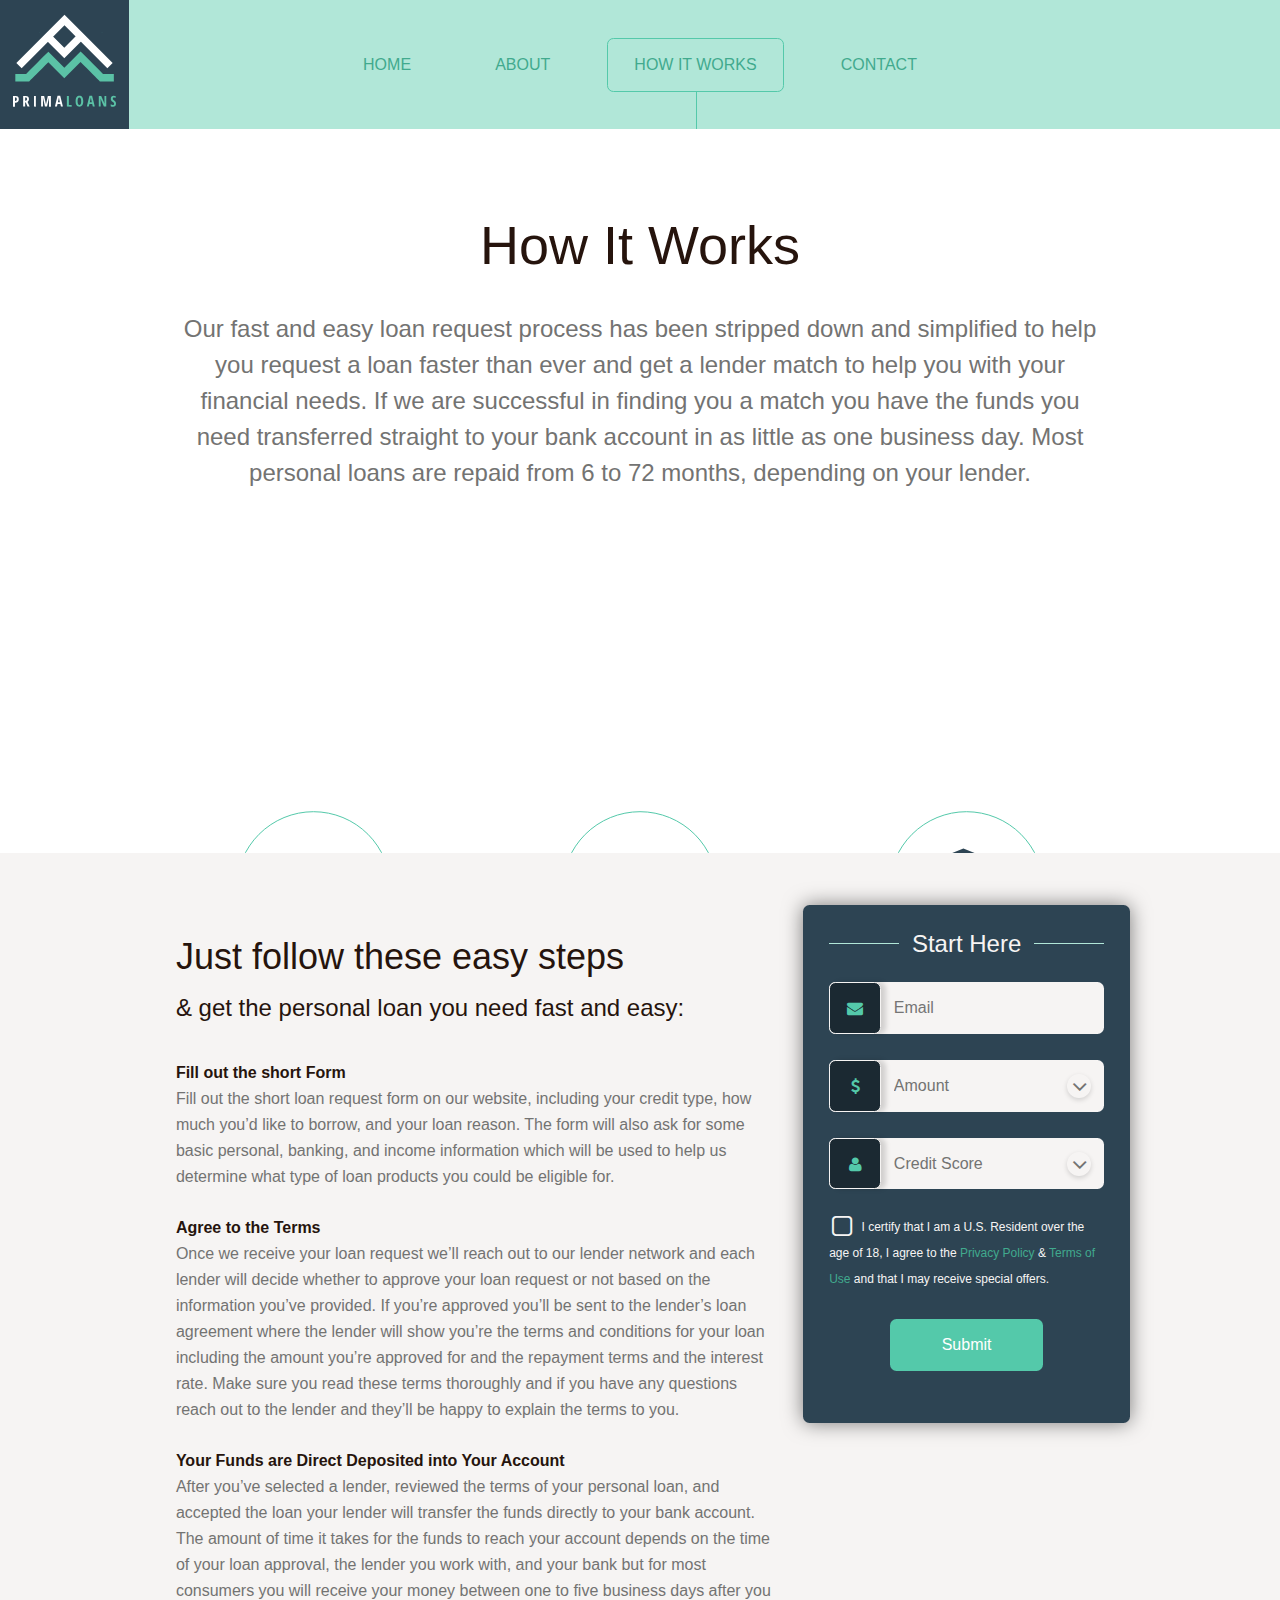
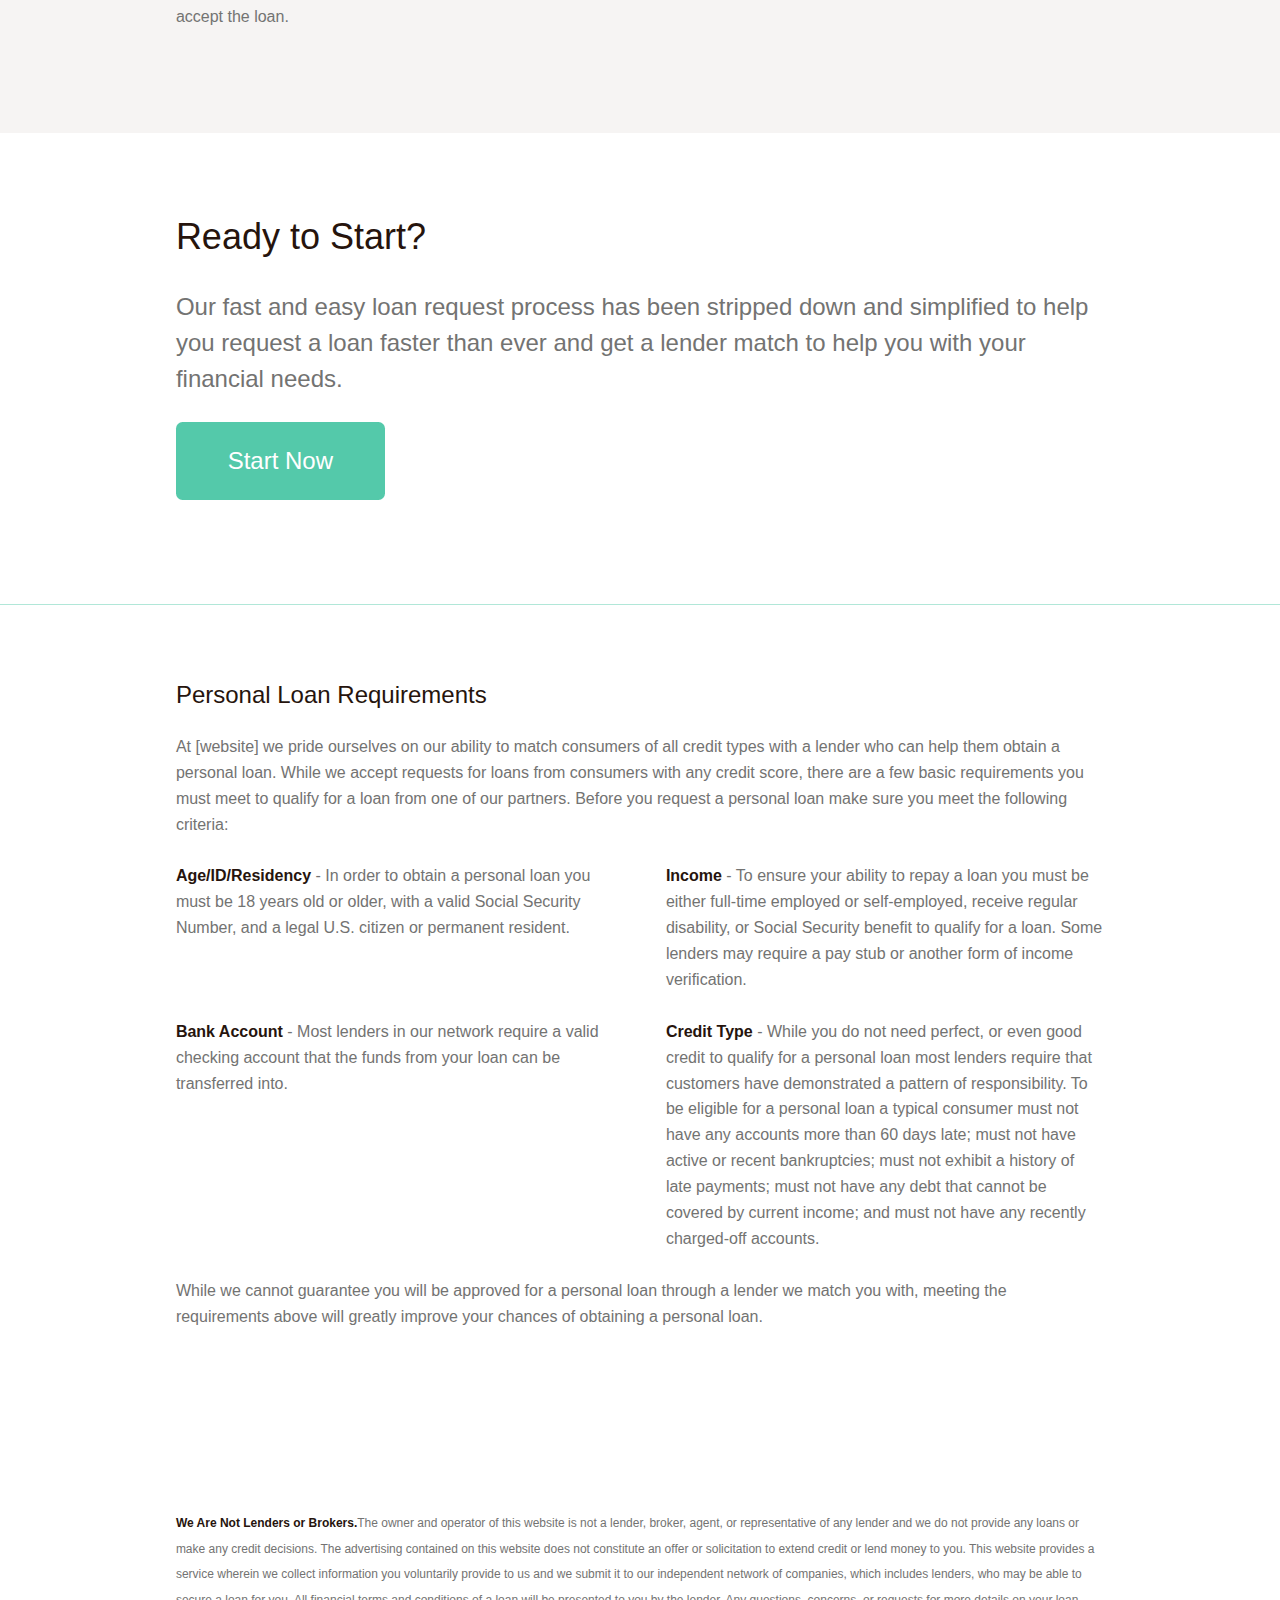
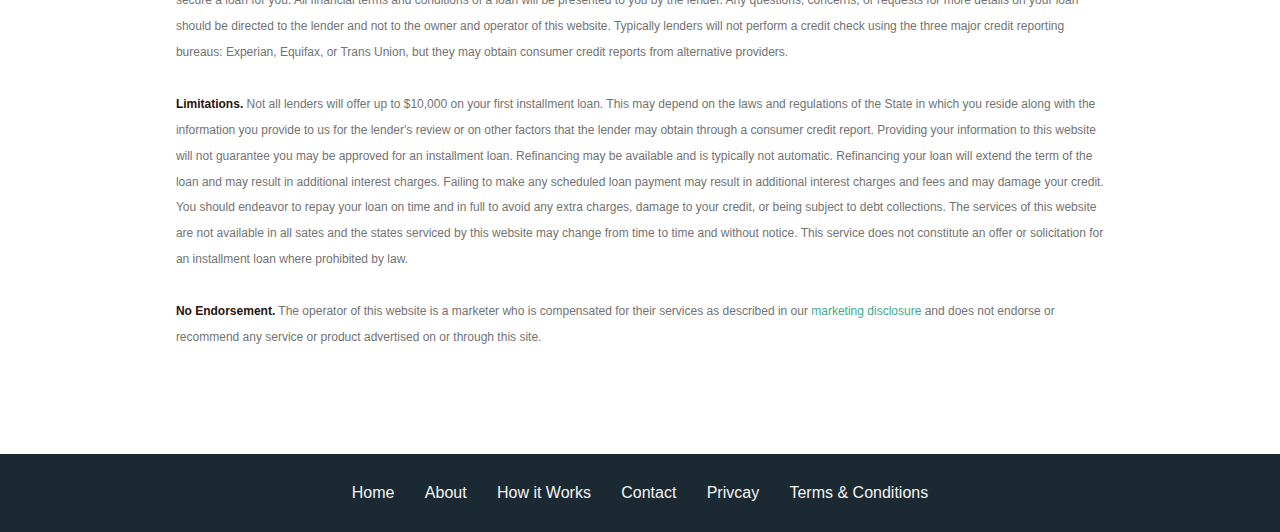
<file: how.html>
<!DOCTYPE html>
<html>
<head>
<title>Title of the document</title>
<meta name="viewport" content="width=device-width, initial-scale=1">
<link rel="stylesheet" type="text/css" href="css/main.css">
<link rel="stylesheet" type="text/css" href="css/theme.css">
<script src="js/jquery-2.1.4.min.js"></script>
<script src="js/plugins.js"></script>
<script src="js/custom.js"></script>

</head>

<body>
	
	<header class="Primary-header">
		<div class="logo">
			<a href="index.html">
				<img class="logo__image" src="images/logo.svg">
			</a>
		</div>
		<nav>
			<ul class="Primary-header__navigation">
				<li><a href="index.html">Home</a></li>
				<li ><a href="about.html">About</a></li>
				<li class="is-active"><a href="#">How it Works</a></li>
				<li><a href="contact.html">Contact</a></li>
			</ul>
		</nav>
	</header>

	
	<section class="Leader-section">
		<div class="contain">
			
			<h1>How It Works</h1>
	
			<p class="caption">Our fast and easy loan request process has been stripped down and simplified to help you request a loan faster than ever and get a lender match to help you with your financial needs. If we are successful in finding you a match you have the funds you need transferred straight to your bank account in as little as one business day. Most personal loans are repaid from 6 to 72 months, depending on your lender.</p>
			
			<div class="row Blurbs">
				<div class="col col--1-3">
					<div class="blurb js-appear is-out-viewport" >
						<div class="blurb__icon">
							<i class="fa fa-pencil-square-o"></i>
						</div>
						<h4 class="blurb__title">Fill Out the Form</h4>
					</div>
				</div>
				
				<div class="col col--1-3">
					<div class="blurb js-appear is-out-viewport" appear-delay="0.1">
						<div class="blurb__icon">
							<i class="fa fa-check"></i>
						</div>
						<h4 class="blurb__title">Agree to Terms</h4>
					</div>
				</div>
				
				<div class="col col--1-3">
					<div class="blurb js-appear is-out-viewport" appear-delay="0.2">
						<div class="blurb__icon">
							<i class="fa fa-university"></i>
						</div>
						<h4 class="blurb__title">Money is Direct Deposited</h4>
					</div>
				</div>
				
			</div>
		
		</div>

	</section>
	
	<section class="Info-section">
		<div class="contain">
			<div class="row">
				<div class="col col--2-3">
					<h2>Just follow these easy steps</h2> 
					<h3 class="sub-title">&amp; get the personal loan you need fast and easy:</h3>


<p><strong>Fill out the short Form</strong><br/>Fill out the short loan request form on our website, including your credit type, how much you’d like to borrow, and your loan reason. The form will also ask for some basic personal, banking, and income information which will be used to help us determine what type of loan products  you could be eligible for.</p>


<p><strong>Agree to the Terms</strong><br/>Once we receive your loan request we’ll reach out to our lender network and each lender will decide whether to approve your loan request or not based on the information you’ve provided. If you’re approved you’ll be sent to the lender’s loan agreement where the lender will show you’re the terms and conditions for your loan including the amount you’re approved for and the repayment terms and the interest rate. Make sure you read these terms thoroughly and if you have any questions reach out to the lender and they’ll be happy to explain the terms to you.</p>

<p>
<strong>Your Funds are Direct Deposited into Your Account</strong><br/>After you’ve selected a lender, reviewed the terms of your personal loan, and accepted the loan your lender will transfer the funds directly to your bank account. The amount of time it takes for the funds to reach your account depends on the time of your loan approval, the lender you work with, and your bank but for most consumers you will receive your money between one to five business days after you accept the loan.</p>

				</div>
				
				<div class="col col--1-3">
					<form class="Cta-form Cta-form--card">
						<h3 class="title title--lines"><span>Start Here</span></h3>
						<div class="Field Field--short-form Field--icon">
							<i class="fa fa-envelope"></i>
							<label for="field-1">Email</label>
							<input class="Field__element" type="text" placeholder="Email" id="fn">
						</div>
						
						<div class="Field Field--short-form Field--icon Field--select">
							<i class="fa fa-usd"></i>
							<label for="field-3">Amount</label>
							<select class="Field__element" id="field-3">
								<option>Amount</option>
								<option>Select Box</option>
								<option>Select Box</option>
								<option>Select Box</option>
							</select>
						</div>
						
						<div class="Field Field--short-form Field--icon Field--select">
							<i class="fa fa-user"></i>
							<label for="field-3">Credit Score</label>
							<select class="Field__element" id="field-3">
								<option>Credit Score</option>
								<option>Select Box</option>
								<option>Select Box</option>
								<option>Select Box</option>
							</select>
						</div>
						
						<div class="Field Field--optin">
							<input class="Field__element Field__checkbox" type="checkbox" id="optin"> <label for="optin">I certify that I am a U.S. Resident over the age of 18, I agree to the <a href="privacy.html">Privacy Policy</a> &amp; <a href="terms.html">Terms of Use</a> and that I may receive special offers.</label>
						</div>
						
						<input type="submit" value="Submit" class="btn">

					</form>
				</div>
			</div>
		</div>
	</section>
	
	<section class="Cta-section">
		<div class="contain">
			<h2>Ready to Start?</h2>
			<p class="caption">Our fast and easy loan request process has been stripped down and simplified to help you request a loan faster than ever and get a lender match to help you with your financial needs.</p>
			<a class="btn btn--large " href="index.html">Start Now</a>
		</div>
	</section>
	
	<section class="Requirements-section">
		<div class="contain">
			<h3>Personal Loan Requirements</h3>
			<p>At [website] we pride ourselves on our ability to match consumers of all credit types with a lender who can help them obtain a personal loan. While we accept requests for loans from consumers with any credit score, there are a few basic requirements you must meet to qualify for a loan from one of our partners. Before you request a personal loan make sure you meet the following criteria:</p>
			
			<div class="row">
				<div class="col col--1-2"><p><strong>Age/ID/Residency</strong> - In order to obtain a personal loan you must be 18 years old or older, with a valid Social Security Number, and a legal U.S. citizen or permanent resident.</p>
				</div>
				<div class="col col--1-2">
				<p><strong>Income</strong> - To ensure your ability to repay a loan you must be either full-time employed or self-employed, receive regular disability, or Social Security benefit to qualify for a loan. Some lenders may require a pay stub or another form of income verification.</p>
				</div>
				<div class="col col--1-2">
				<p><strong>Bank Account</strong> - Most lenders in our network require a valid checking account that the funds from your loan can be transferred into. </p>
				</div>
				<div class="col col--1-2">
				<p><strong>Credit Type</strong> - While you do not need perfect, or even good credit to qualify for a personal loan most lenders require that customers have demonstrated a pattern of responsibility. To be eligible for a personal loan a typical consumer must not have any accounts more than 60 days late; must not have active or recent bankruptcies; must not exhibit a history of late payments; must not have any debt that cannot be covered by current income; and must not have any recently charged-off accounts.</p>
				</div>
			</div>
			
			<p>While we cannot guarantee you will be approved for a personal loan through a lender we match you with, meeting the requirements above will greatly improve your chances of obtaining a personal loan. </p>
		</div>
	</section>
	
	
		
	
	<footer class="Primary-footer">
		<section class="Disclaimer-section">
			<div class="contain">
				<p><strong>We Are Not Lenders or Brokers.</strong>The owner and operator of this website is not a lender, broker, agent, or representative of any lender and we do not provide any loans or make any credit decisions. The advertising contained on this website does not constitute an offer or solicitation to extend credit or lend money to you. This website provides a service wherein we collect information you voluntarily provide to us and we submit it to our independent network of companies, which includes lenders, who may be able to secure a loan for you. All financial terms and conditions of a loan will be presented to you by the lender. Any questions, concerns, or requests for more details on your loan should be directed to the lender and not to the owner and operator of this website. Typically lenders will not perform a credit check using the three major credit reporting bureaus: Experian, Equifax, or Trans Union, but they may obtain consumer credit reports from alternative providers.</p>
				
				<p><strong>Limitations.</strong> Not all lenders will offer up to $10,000 on your first installment loan. This may depend on the laws and regulations of the State in which you reside along with the information you provide to us for the lender's review or on other factors that the lender may obtain through a consumer credit report. Providing your information to this website will not guarantee you may be approved for an installment loan. Refinancing may be available and is typically not automatic. Refinancing your loan will extend the term of the loan and may result in additional interest charges. Failing to make any scheduled loan payment may result in additional interest charges and fees and may damage your credit. You should endeavor to repay your loan on time and in full to avoid any extra charges, damage to your credit, or being subject to debt collections. The services of this website are not available in all sates and the states serviced by this website may change from time to time and without notice. This service does not constitute an offer or solicitation for an installment loan where prohibited by law.</p>
				
				<p><strong>No Endorsement.</strong> The operator of this website is a marketer who is compensated for their services as described in our <a class="js-modal" href="#marketing-disclosure">marketing disclosure</a> and does not endorse or recommend any service or product advertised on or through this site.</p>
				
			</div>			
		</section>
		<nav>
			<ul class="Primary-footer__navigation">
				<li class="is-active"><a href="index.html">Home</a></li>
				<li><a href="about.html">About</a></li>
				<li><a href="how.html">How it Works</a></li>
				<li><a href="contact.html">Contact</a></li>
				<li><a href="privacy.html">Privcay</a></li>
				<li><a href="terms.html">Terms &amp; Conditions</a></a></li>
			</ul>
		</nav>
	</footer>
	
	<div class="Modal" id="marketing-disclosure">
		<a class="Modal__close js-close" href="#marketing-disclosure" js-animation="fadeOut">x</a>
		<h3 class="Modal__title">Marketing Disclosure</h3>
		<div class="Modal__content">
			<p>This website is a market place. The owner has a material financial connection to the provider of the goods and services referred to on the site. The owner receives payment for each qualified sale or payment for each potential customer referral. The owner is advertising on behalf of a third party advertiser with whom the provider of the products or services also has a material financial connection in that both advertisers receive payment for each qualified sale or payment for each potential customer referral. All information regarding the products and services on this website is provided by the third party advertiser. Upon completion of your registration, You will be redirected to the third party advertiser's site or You will be contacted by the Third Party Advertiser and you should review their terms and conditions and privacy policy as they may differ significantly from our own. The owner is not affiliate with the third party advertiser other than stated above. The owner does not recommend or endorse any product or service on this website.</p>
		</div>
	</div>
	
</body>

</html>
</file>
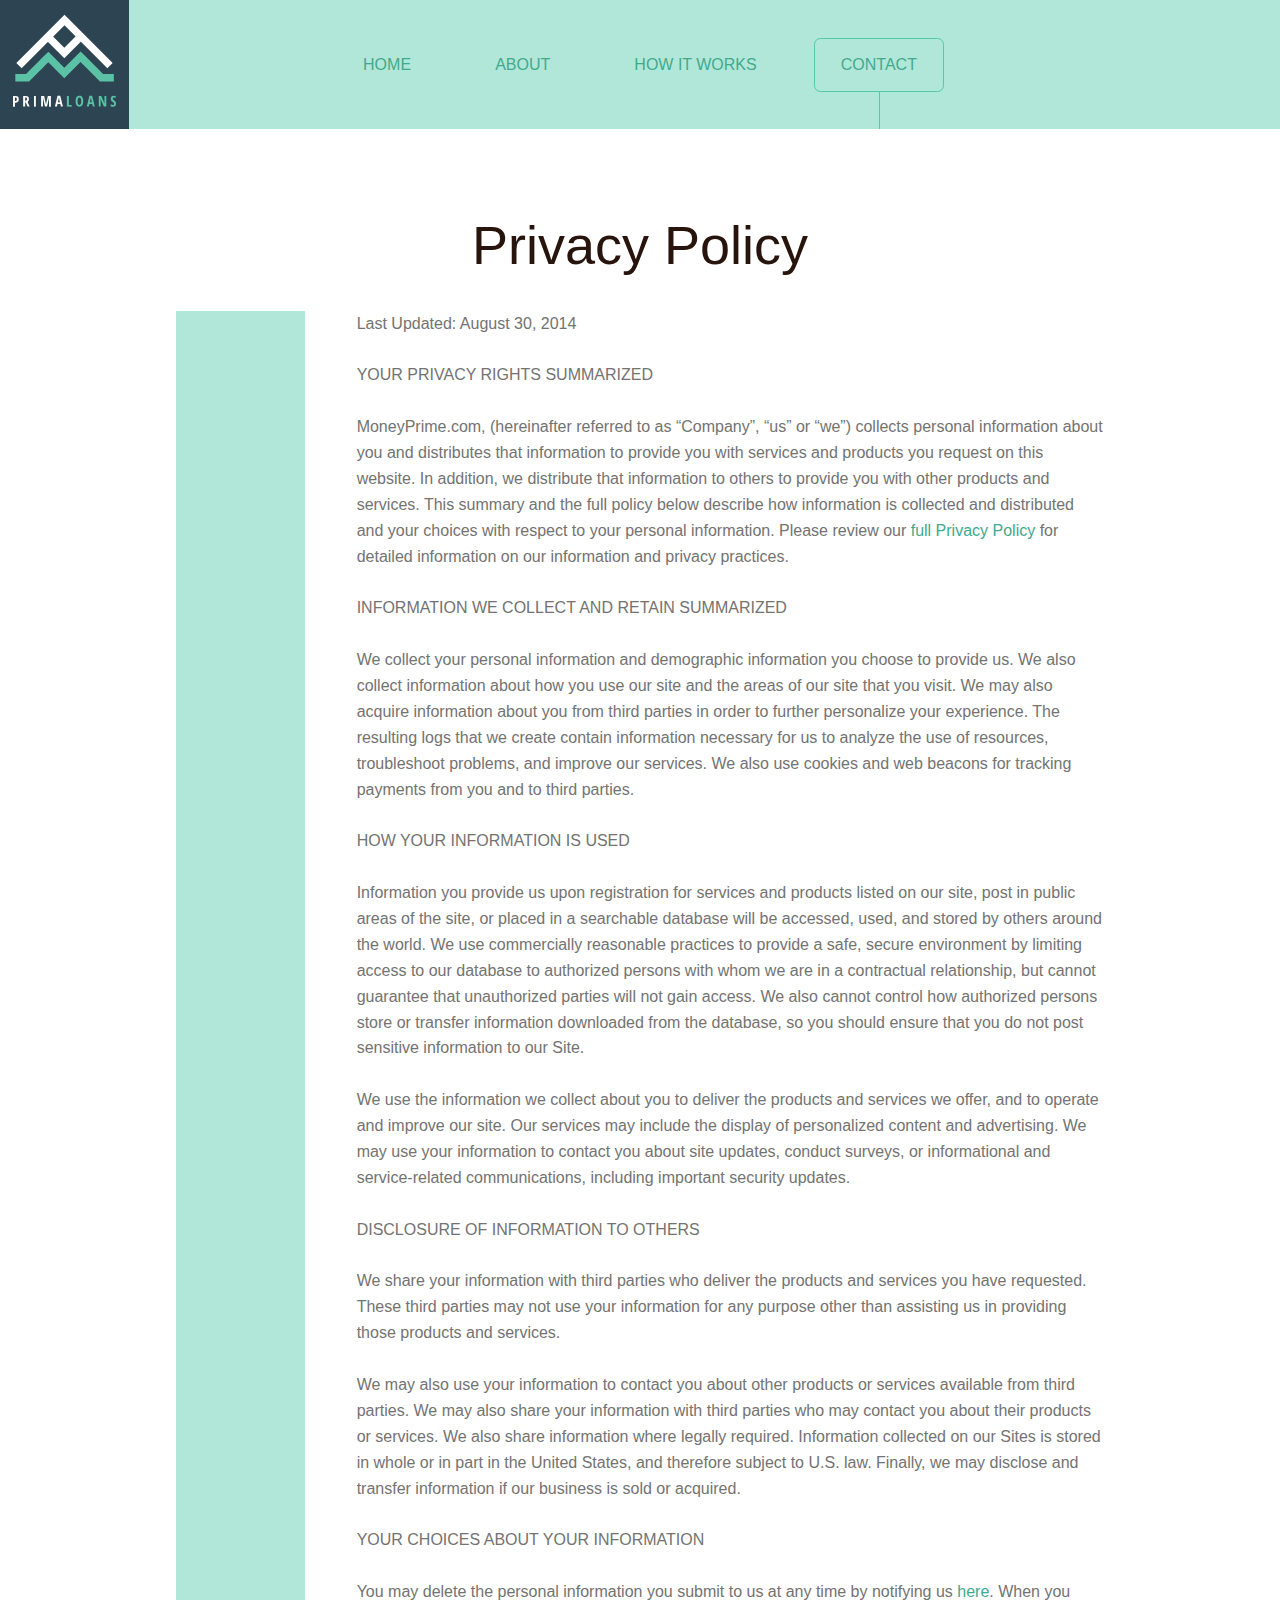
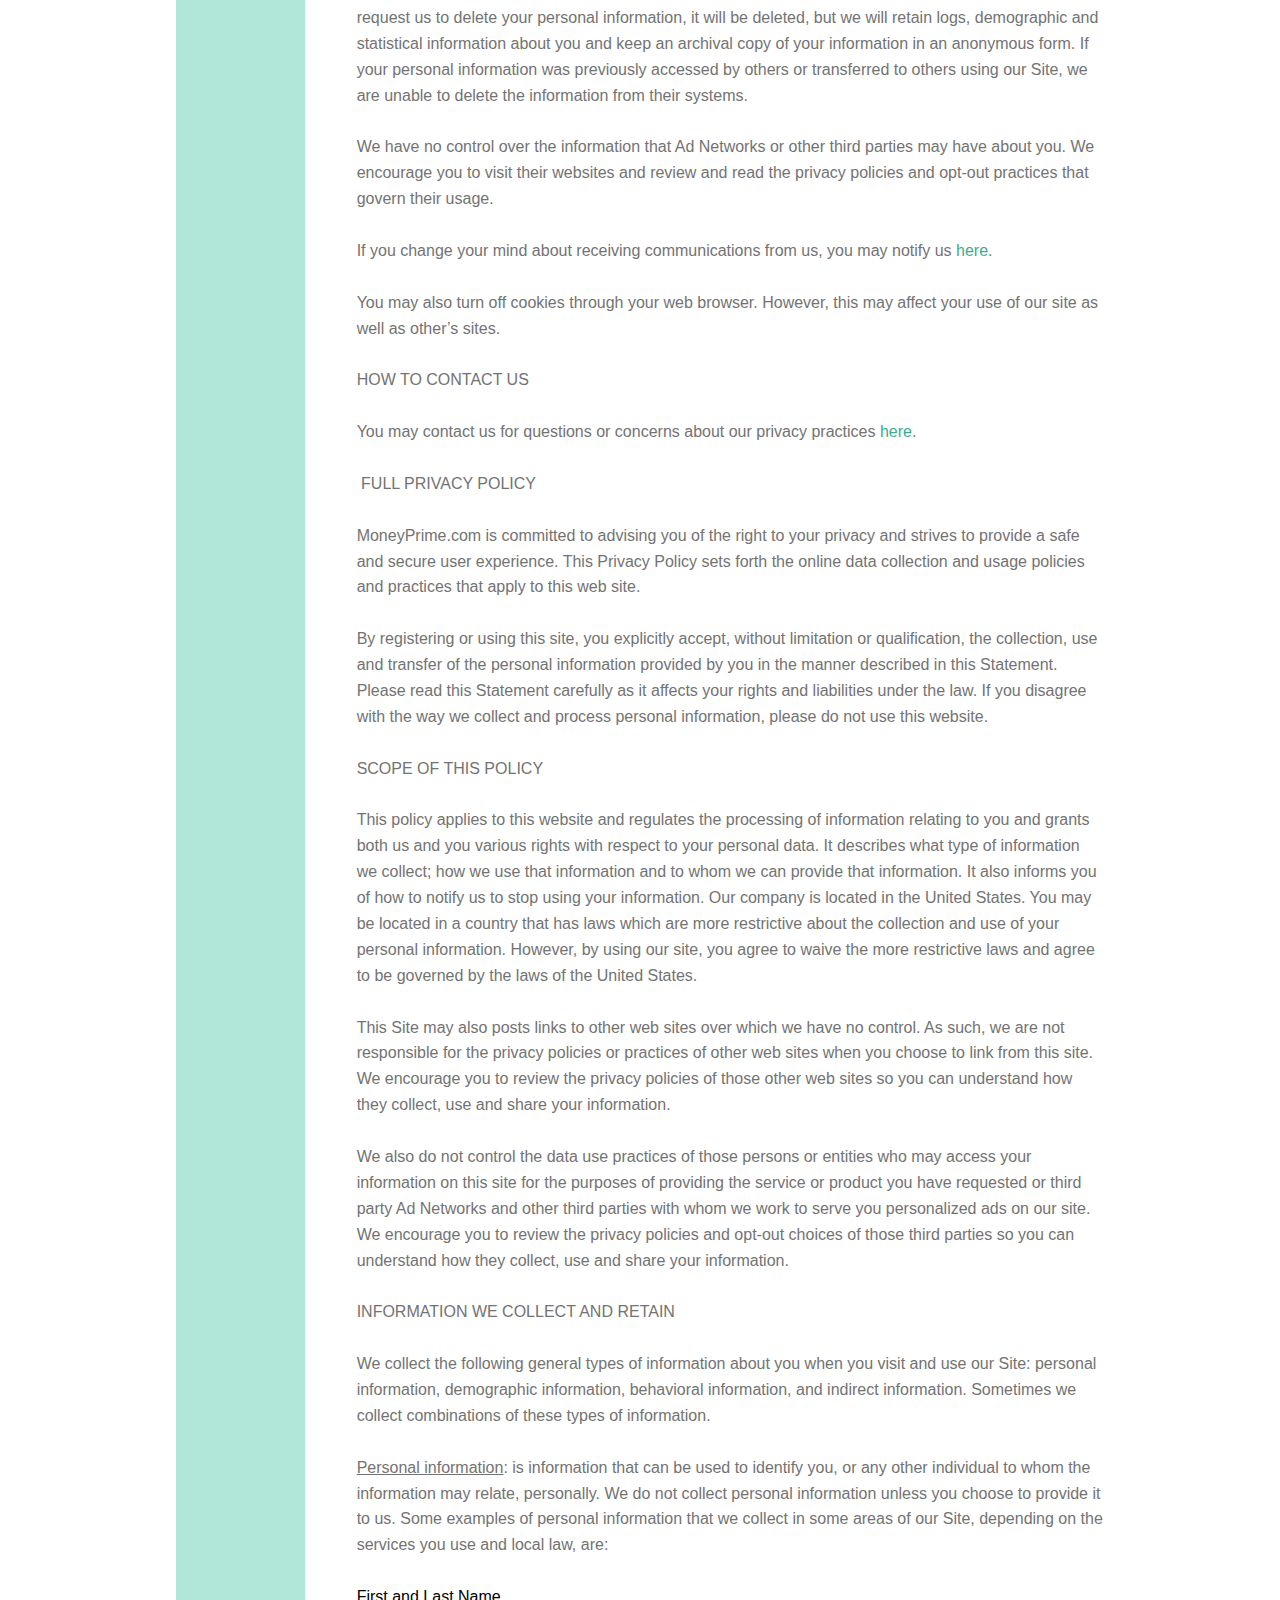
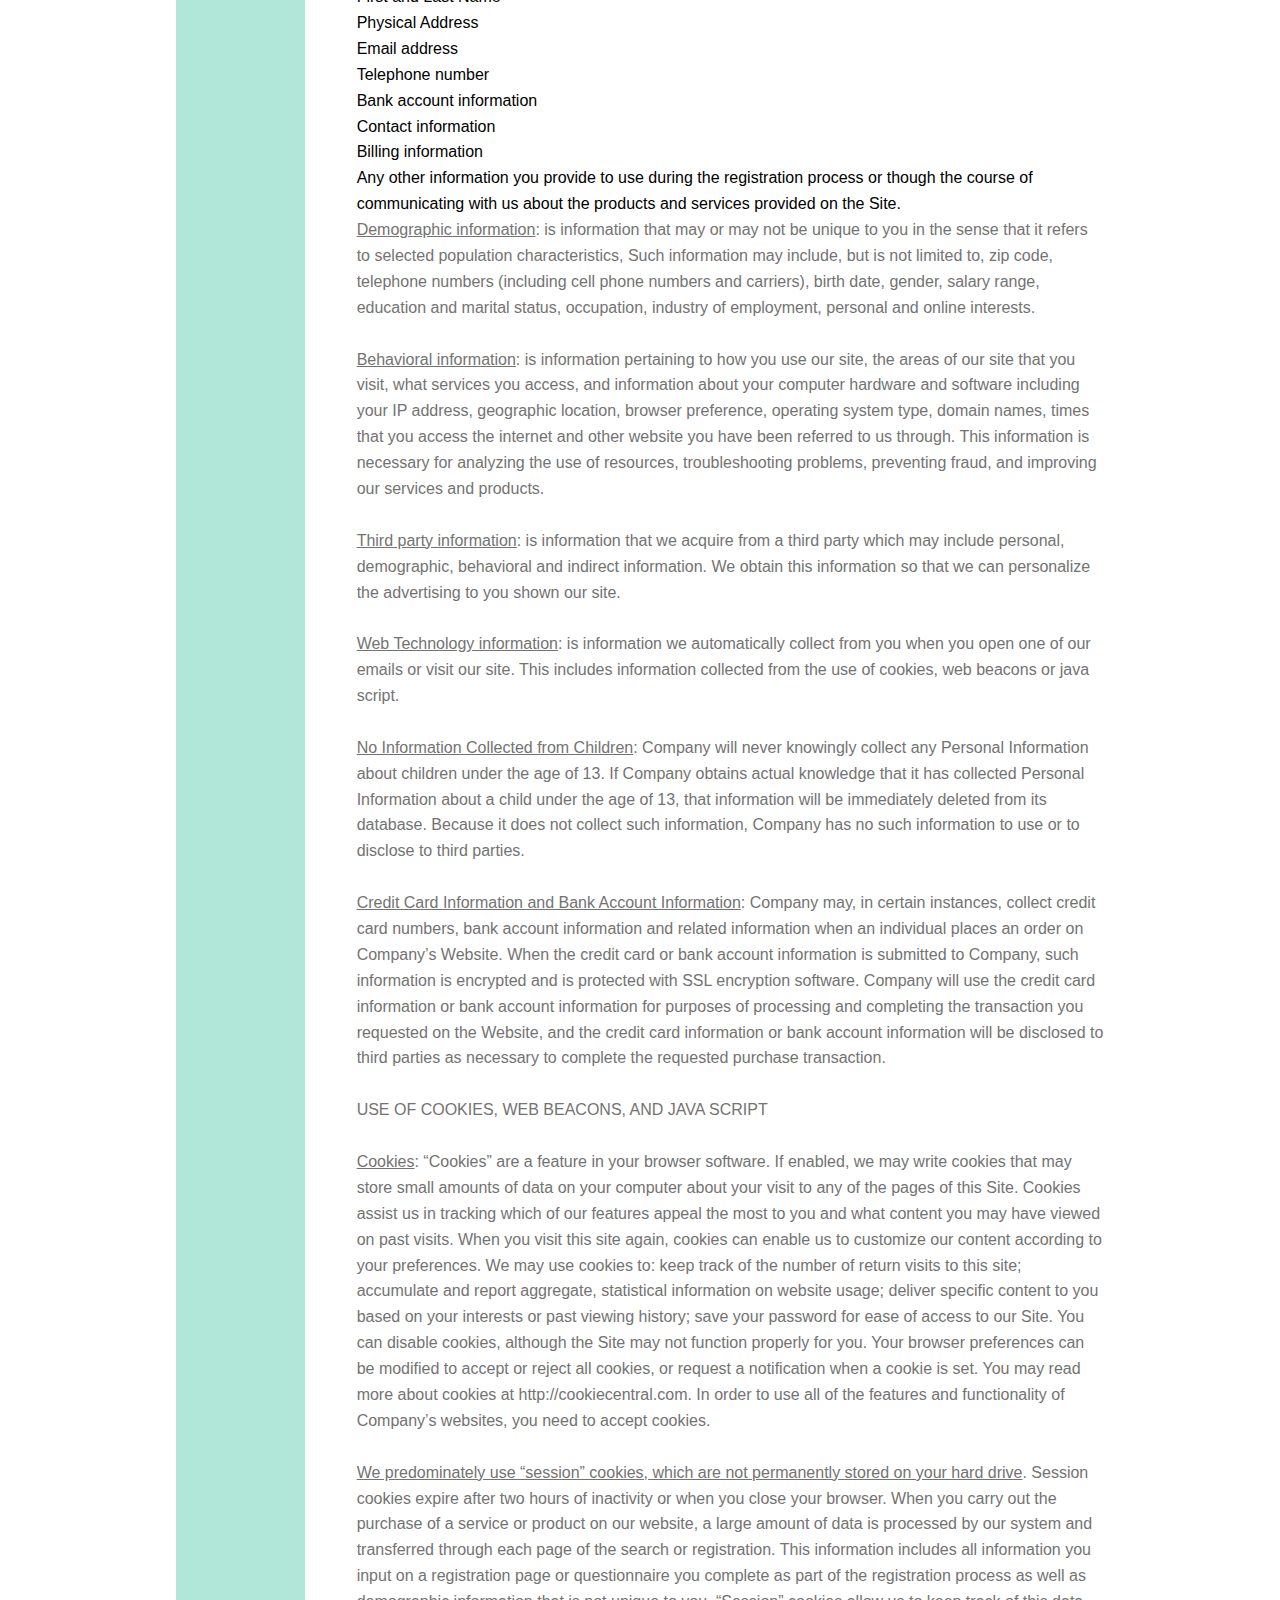
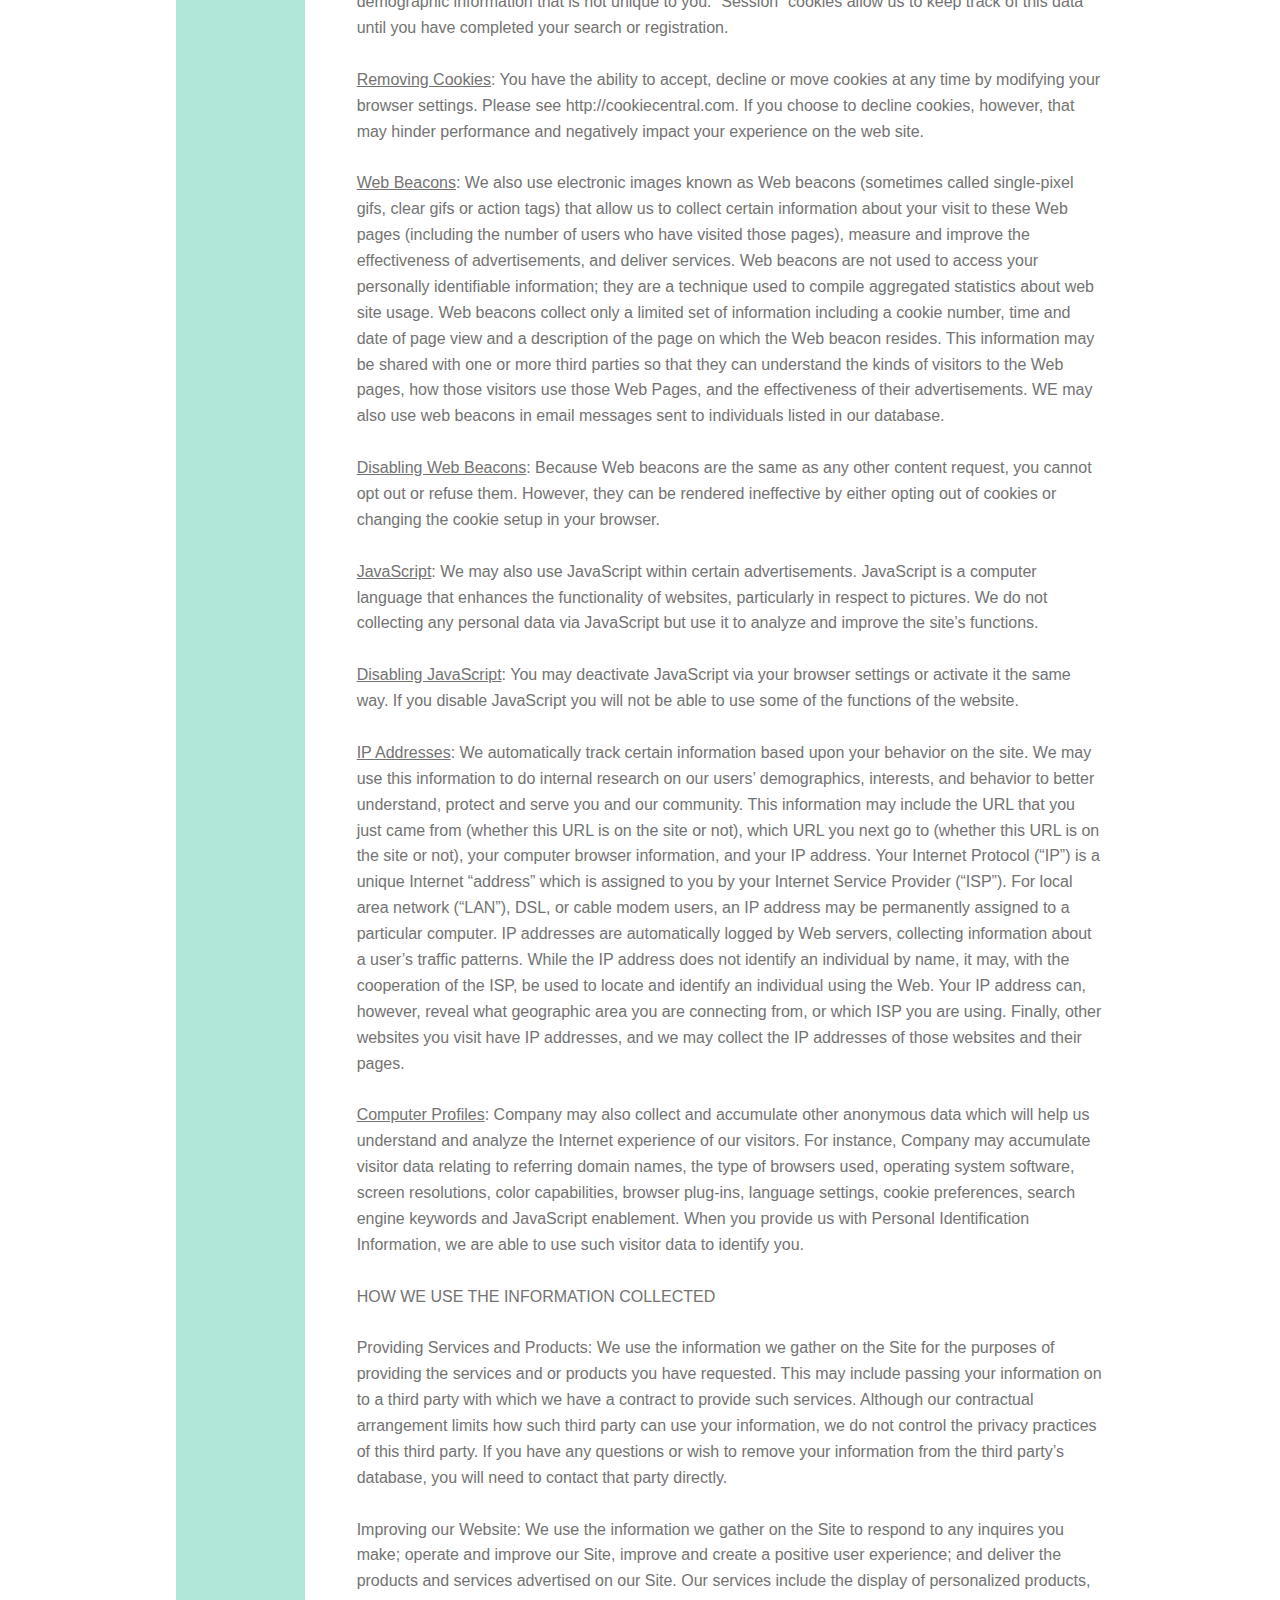
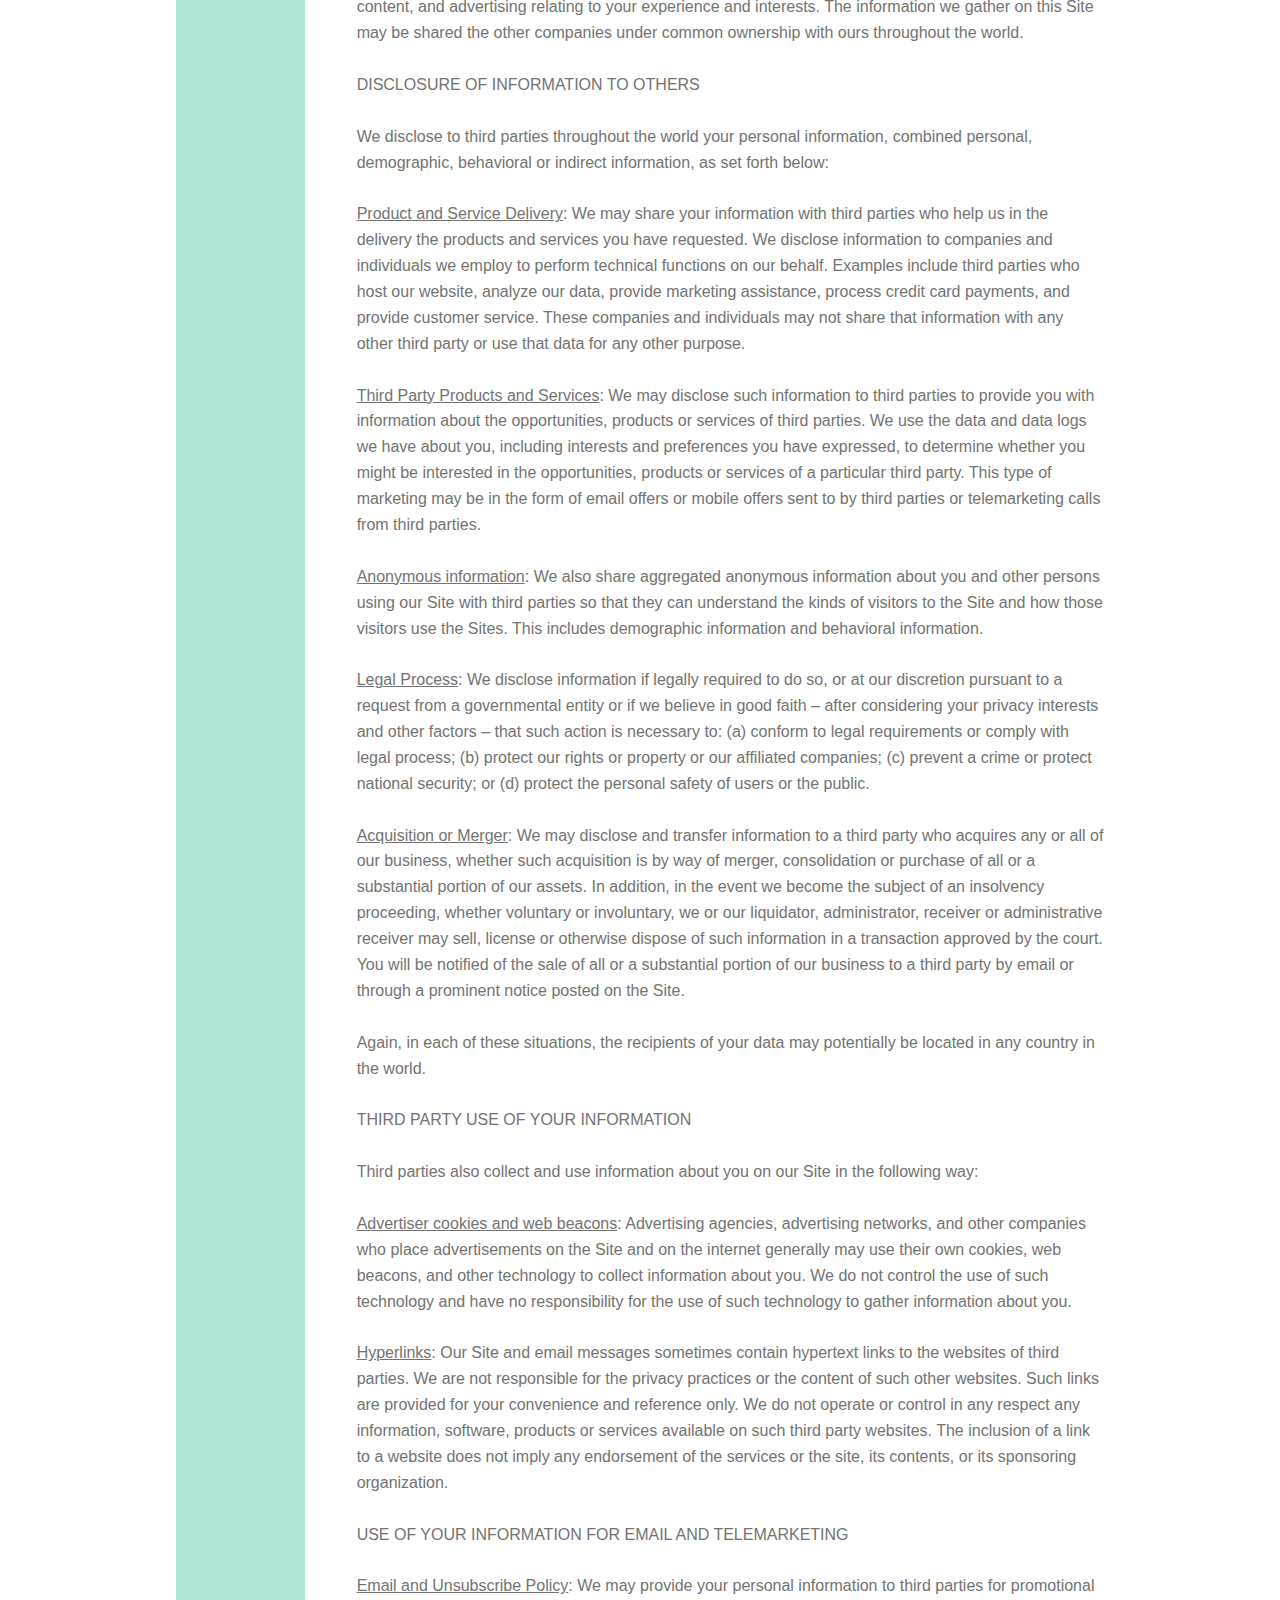
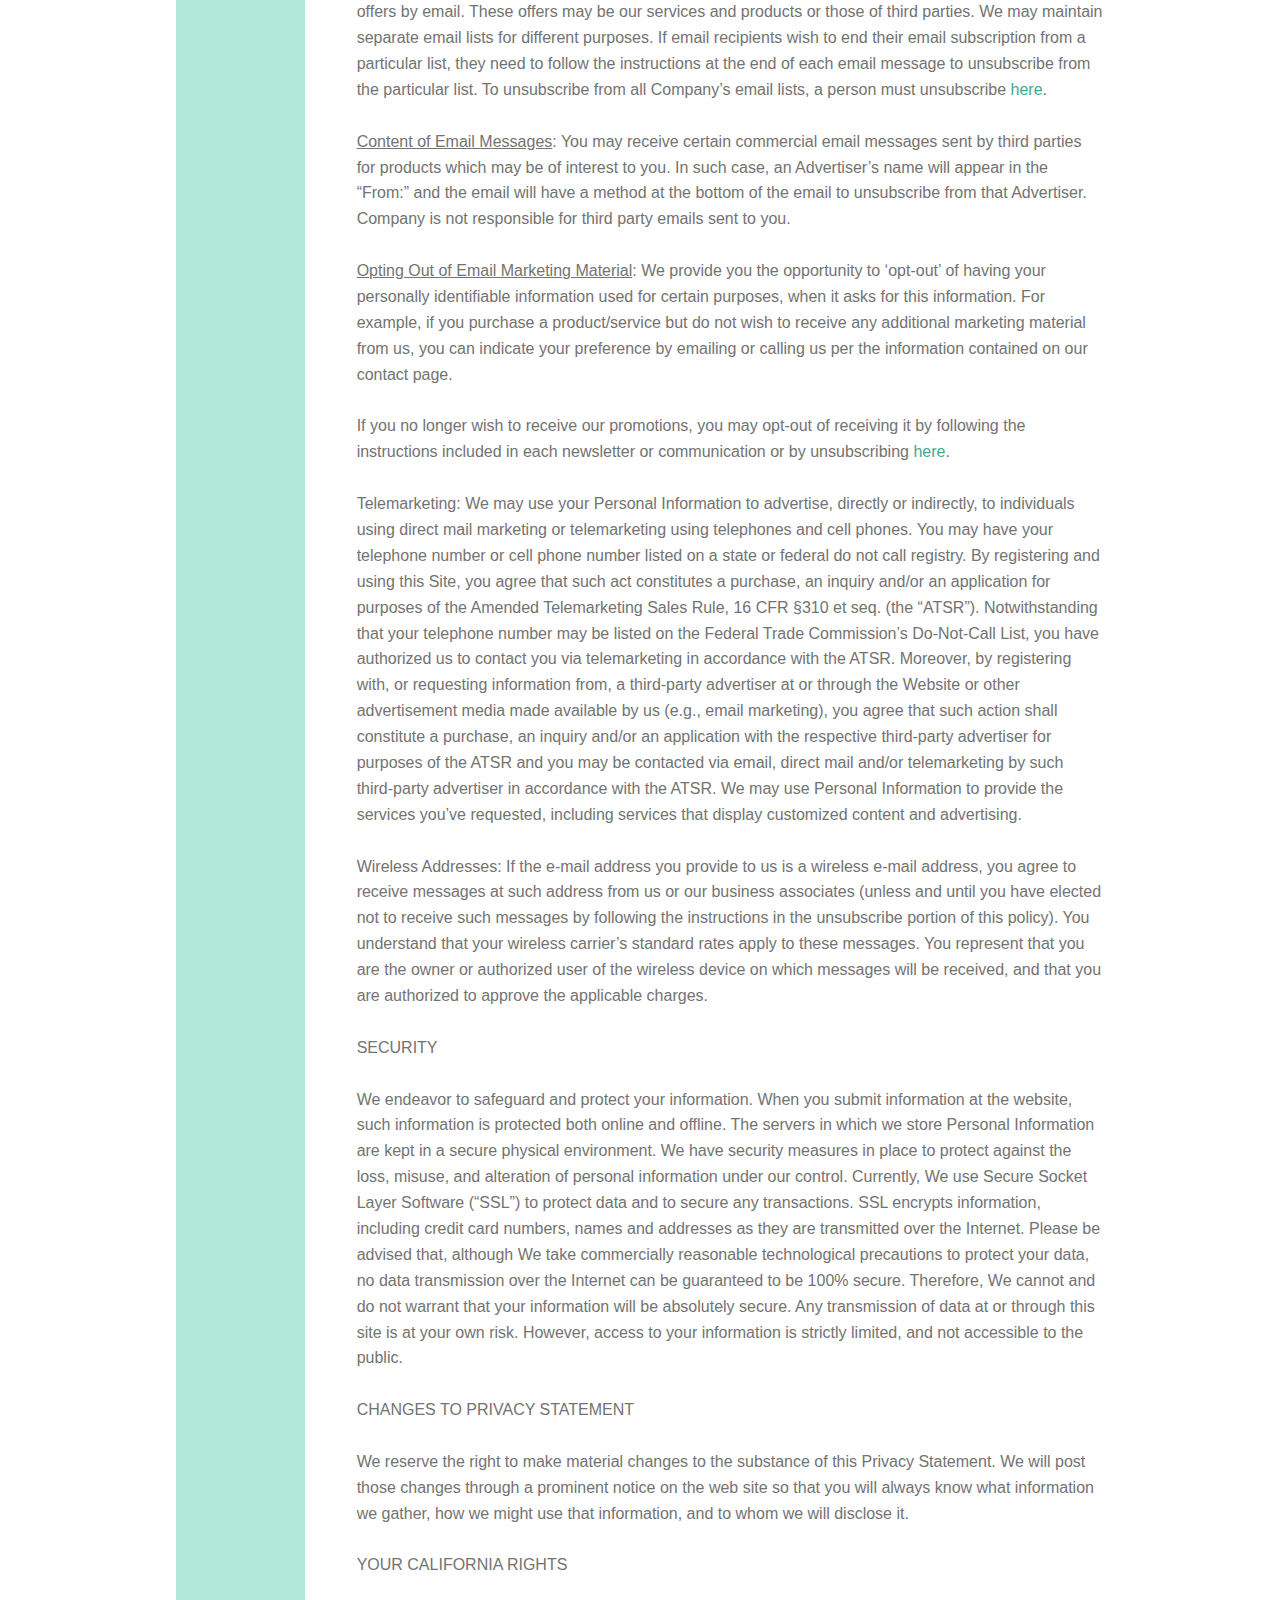
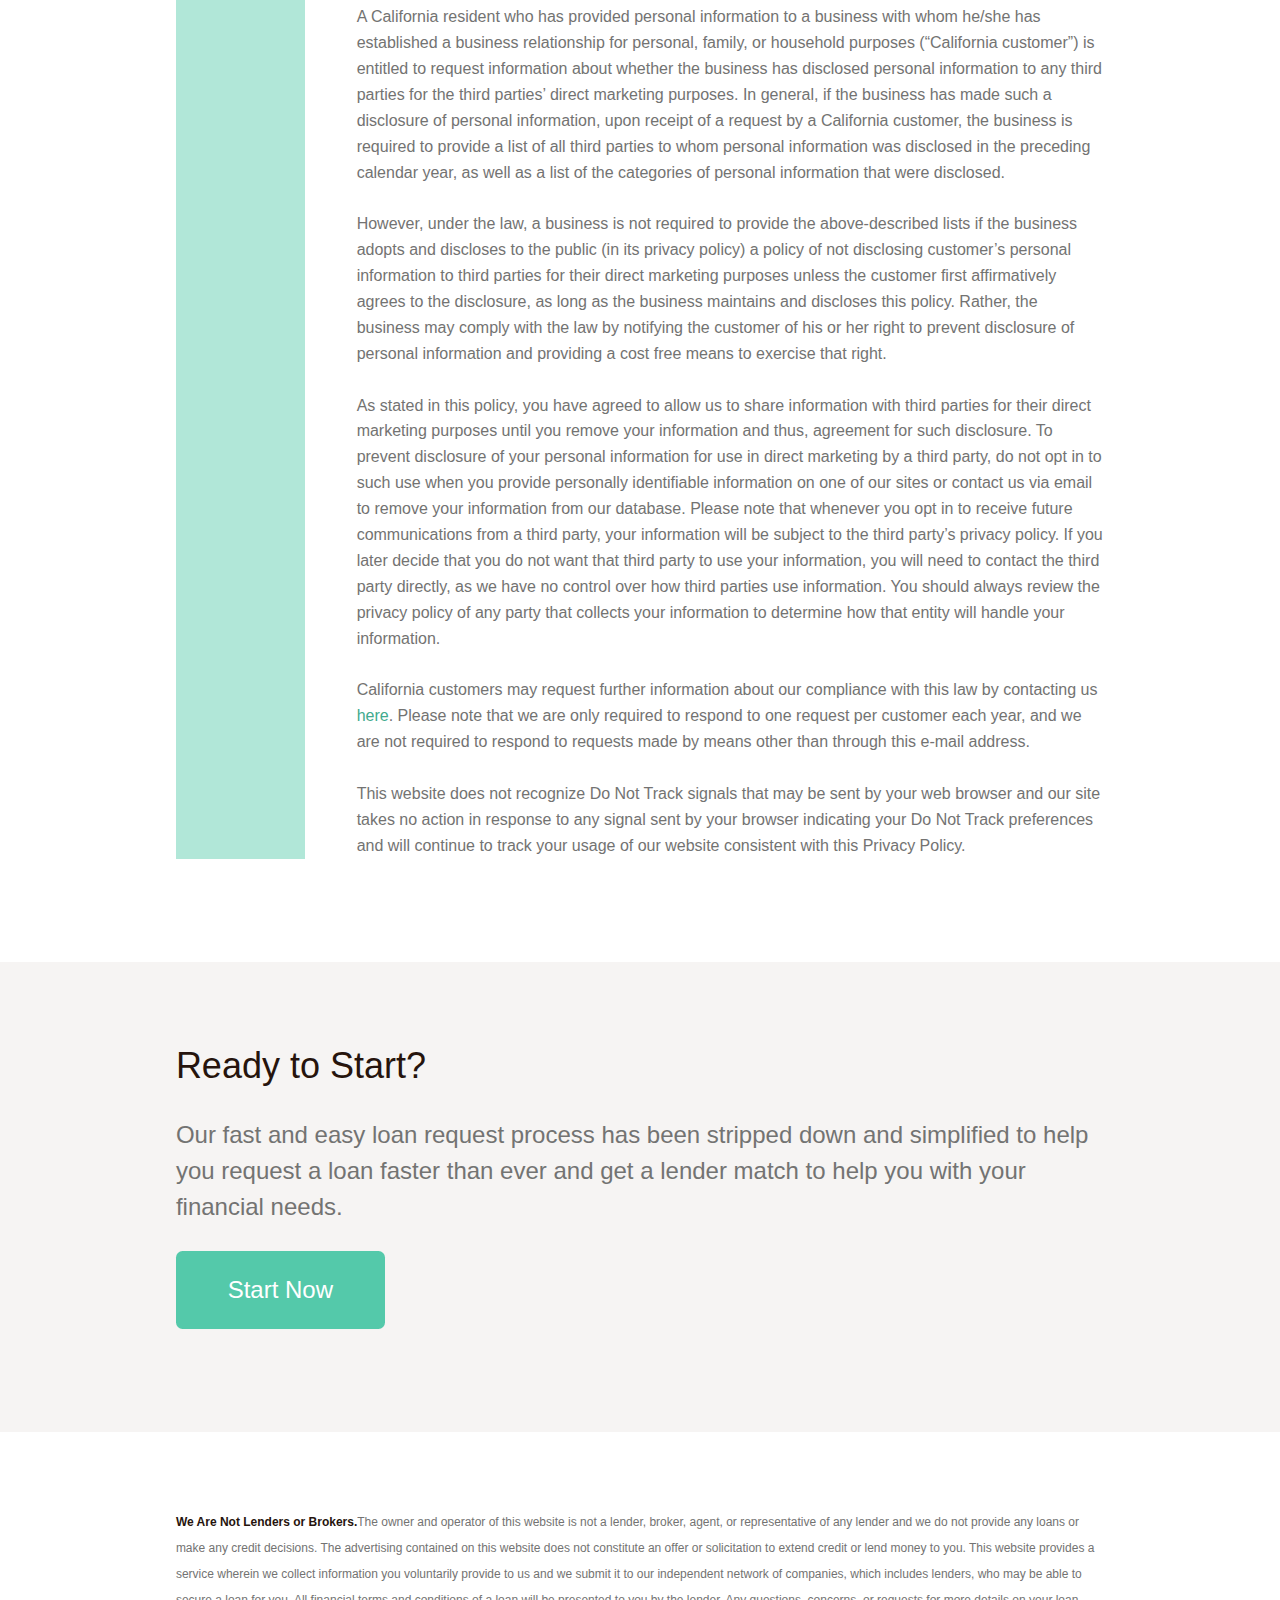
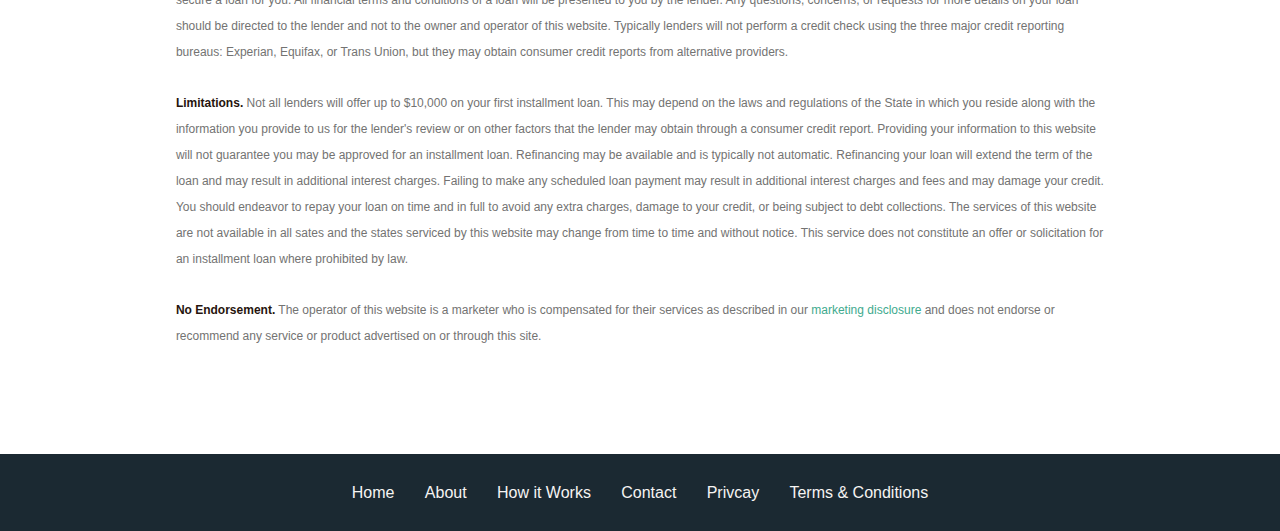
<file: privacy.html>
<!DOCTYPE html>

<html>
<head>
    <title>Title of the document</title>
    <meta name="viewport" content="width=device-width, initial-scale=1">
    <meta name="viewport" content="width=device-width, initial-scale=1">
    <link rel="stylesheet" type="text/css" href="css/main.css">
    <link rel="stylesheet" type="text/css" href="css/theme.css">
    <script src="js/jquery-2.1.4.min.js">
</script>
    <script src="js/plugins.js">
</script>
    <script src="js/custom.js">
</script>
</head>

<body>
    <header class="Primary-header">
        <div class="logo">
            <a href="index.html"><img class="logo__image" src="images/logo.svg"></a>
        </div>

        <nav>
            <ul class="Primary-header__navigation">
                <li>
                    <a href="index.html">Home</a>
                </li>

                <li>
                    <a href="about.html">About</a>
                </li>

                <li>
                    <a href="how.html">How it Works</a>
                </li>

                <li class="is-active">
                    <a href="contact.html">Contact</a>
                </li>
            </ul>
        </nav>
    </header>

    <section class="Leader-section Leader-section--about">
        <div class="contain">
            <h1>Privacy Policy</h1>

            <div class="entry text-spacer">
                <p><b>Last Updated: August 30, 2014</b></p>

                <p><b>YOUR PRIVACY RIGHTS SUMMARIZED</b></p>

                <p><b>MoneyPrime.com, (hereinafter referred to as “Company”, “us” or “we”) collects personal information about you and distributes that information to provide you with services and products you request on this website. In addition, we distribute that information to others to provide you with other products and services. This summary and the full policy below describe how information is collected and distributed and your choices with respect to your personal information. Please review our <a href="#full">full Privacy Policy</a> for detailed information on our information and privacy practices.</b></p>

                <p><b>INFORMATION WE COLLECT AND RETAIN SUMMARIZED</b></p>

                <p>We collect your personal information and demographic information you choose to provide us. We also collect information about how you use our site and the areas of our site that you visit. We may also acquire information about you from third parties in order to further personalize your experience. The resulting logs that we create contain information necessary for us to analyze the use of resources, troubleshoot problems, and improve our services. We also use cookies and web beacons for tracking payments from you and to third parties.</p>

                <p><b>HOW YOUR INFORMATION IS USED</b></p>

                <p>Information you provide us upon registration for services and products listed on our site, post in public areas of the site, or placed in a searchable database will be accessed, used, and stored by others around the world. We use commercially reasonable practices to provide a safe, secure environment by limiting access to our database to authorized persons with whom we are in a contractual relationship, but cannot guarantee that unauthorized parties will not gain access. We also cannot control how authorized persons store or transfer information downloaded from the database, so you should ensure that you do not post sensitive information to our Site.</p>

                <p>We use the information we collect about you to deliver the products and services we offer, and to operate and improve our site. Our services may include the display of personalized content and advertising. We may use your information to contact you about site updates, conduct surveys, or informational and service-related communications, including important security updates.</p>

                <p><b>DISCLOSURE OF INFORMATION TO OTHERS</b></p>

                <p>We share your information with third parties who deliver the products and services you have requested. These third parties may not use your information for any purpose other than assisting us in providing those products and services.</p>

                <p>We may also use your information to contact you about other products or services available from third parties. We may also share your information with third parties who may contact you about their products or services. We also share information where legally required. Information collected on our Sites is stored in whole or in part in the United States, and therefore subject to U.S. law. Finally, we may disclose and transfer information if our business is sold or acquired.</p>

                <p><b>YOUR CHOICES ABOUT YOUR INFORMATION</b></p>

                <p>You may delete the personal information you submit to us at any time by notifying us <a href="/contact-us/">here</a>. When you request us to delete your personal information, it will be deleted, but we will retain logs, demographic and statistical information about you and keep an archival copy of your information in an anonymous form. If your personal information was previously accessed by others or transferred to others using our Site, we are unable to delete the information from their systems.</p>

                <p>We have no control over the information that Ad Networks or other third parties may have about you. We encourage you to visit their websites and review and read the privacy policies and opt-out practices that govern their usage.</p>

                <p>If you change your mind about receiving communications from us, you may notify us <a href="/unsub/">here</a>.</p>

                <p>You may also turn off cookies through your web browser. However, this may affect your use of our site as well as other’s sites.</p>

                <p><b>HOW TO CONTACT US</b></p>

                <p>You may contact us for questions or concerns about our privacy practices <a href="/contact-us/">here</a>.</p>

                <p><a style="color:white;" id="full">.</a><b>FULL PRIVACY POLICY</b></p>

                <p>MoneyPrime.com is committed to advising you of the right to your privacy and strives to provide a safe and secure user experience. This Privacy Policy sets forth the online data collection and usage policies and practices that apply to this web site.</p>

                <p>By registering or using this site, you explicitly accept, without limitation or qualification, the collection, use and transfer of the personal information provided by you in the manner described in this Statement. Please read this Statement carefully as it affects your rights and liabilities under the law. If you disagree with the way we collect and process personal information, please do not use this website.</p>

                <p><b>SCOPE OF THIS POLICY</b></p>

                <p>This policy applies to this website and regulates the processing of information relating to you and grants both us and you various rights with respect to your personal data. It describes what type of information we collect; how we use that information and to whom we can provide that information. It also informs you of how to notify us to stop using your information. Our company is located in the United States. You may be located in a country that has laws which are more restrictive about the collection and use of your personal information. However, by using our site, you agree to waive the more restrictive laws and agree to be governed by the laws of the United States.</p>

                <p>This Site may also posts links to other web sites over which we have no control. As such, we are not responsible for the privacy policies or practices of other web sites when you choose to link from this site. We encourage you to review the privacy policies of those other web sites so you can understand how they collect, use and share your information.</p>

                <p>We also do not control the data use practices of those persons or entities who may access your information on this site for the purposes of providing the service or product you have requested or third party Ad Networks and other third parties with whom we work to serve you personalized ads on our site. We encourage you to review the privacy policies and opt-out choices of those third parties so you can understand how they collect, use and share your information.</p>

                <p><b>INFORMATION WE COLLECT AND RETAIN</b></p>

                <p>We collect the following general types of information about you when you visit and use our Site: personal information, demographic information, behavioral information, and indirect information. Sometimes we collect combinations of these types of information.</p>

                <p><u>Personal information</u>: is information that can be used to identify you, or any other individual to whom the information may relate, personally. We do not collect personal information unless you choose to provide it to us. Some examples of personal information that we collect in some areas of our Site, depending on the services you use and local law, are:</p>

                <ul>
                    <li>First and Last Name</li>

                    <li>Physical Address</li>

                    <li>Email address</li>

                    <li>Telephone number</li>

                    <li>Bank account information</li>

                    <li>Contact information</li>

                    <li>Billing information</li>

                    <li>Any other information you provide to use during the registration process or though the course of communicating with us about the products and services provided on the Site.</li>
                </ul>

                <p><u>Demographic information</u>: is information that may or may not be unique to you in the sense that it refers to selected population characteristics, Such information may include, but is not limited to, zip code, telephone numbers (including cell phone numbers and carriers), birth date, gender, salary range, education and marital status, occupation, industry of employment, personal and online interests.</p>

                <p><u>Behavioral information</u>: is information pertaining to how you use our site, the areas of our site that you visit, what services you access, and information about your computer hardware and software including your IP address, geographic location, browser preference, operating system type, domain names, times that you access the internet and other website you have been referred to us through. This information is necessary for analyzing the use of resources, troubleshooting problems, preventing fraud, and improving our services and products.</p>

                <p><u>Third party information</u>: is information that we acquire from a third party which may include personal, demographic, behavioral and indirect information. We obtain this information so that we can personalize the advertising to you shown our site.</p>

                <p><u>Web Technology information</u>: is information we automatically collect from you when you open one of our emails or visit our site. This includes information collected from the use of cookies, web beacons or java script.</p>

                <p><u>No Information Collected from Children</u>: Company will never knowingly collect any Personal Information about children under the age of 13. If Company obtains actual knowledge that it has collected Personal Information about a child under the age of 13, that information will be immediately deleted from its database. Because it does not collect such information, Company has no such information to use or to disclose to third parties.</p>

                <p><u>Credit Card Information and Bank Account Information</u>: Company may, in certain instances, collect credit card numbers, bank account information and related information when an individual places an order on Company’s Website. When the credit card or bank account information is submitted to Company, such information is encrypted and is protected with SSL encryption software. Company will use the credit card information or bank account information for purposes of processing and completing the transaction you requested on the Website, and the credit card information or bank account information will be disclosed to third parties as necessary to complete the requested purchase transaction.</p>

                <p><b>USE OF COOKIES, WEB BEACONS, AND JAVA SCRIPT</b></p>

                <p><u>Cookies</u>: “Cookies” are a feature in your browser software. If enabled, we may write cookies that may store small amounts of data on your computer about your visit to any of the pages of this Site. Cookies assist us in tracking which of our features appeal the most to you and what content you may have viewed on past visits. When you visit this site again, cookies can enable us to customize our content according to your preferences. We may use cookies to: keep track of the number of return visits to this site; accumulate and report aggregate, statistical information on website usage; deliver specific content to you based on your interests or past viewing history; save your password for ease of access to our Site. You can disable cookies, although the Site may not function properly for you. Your browser preferences can be modified to accept or reject all cookies, or request a notification when a cookie is set. You may read more about cookies at http://cookiecentral.com. In order to use all of the features and functionality of Company’s websites, you need to accept cookies.</p>

                <p><u>We predominately use “session” cookies, which are not permanently stored on your hard drive</u>. Session cookies expire after two hours of inactivity or when you close your browser. When you carry out the purchase of a service or product on our website, a large amount of data is processed by our system and transferred through each page of the search or registration. This information includes all information you input on a registration page or questionnaire you complete as part of the registration process as well as demographic information that is not unique to you. “Session” cookies allow us to keep track of this data until you have completed your search or registration.</p>

                <p><u>Removing Cookies</u>: You have the ability to accept, decline or move cookies at any time by modifying your browser settings. Please see http://cookiecentral.com. If you choose to decline cookies, however, that may hinder performance and negatively impact your experience on the web site.</p>

                <p><u>Web Beacons</u>: We also use electronic images known as Web beacons (sometimes called single-pixel gifs, clear gifs or action tags) that allow us to collect certain information about your visit to these Web pages (including the number of users who have visited those pages), measure and improve the effectiveness of advertisements, and deliver services. Web beacons are not used to access your personally identifiable information; they are a technique used to compile aggregated statistics about web site usage. Web beacons collect only a limited set of information including a cookie number, time and date of page view and a description of the page on which the Web beacon resides. This information may be shared with one or more third parties so that they can understand the kinds of visitors to the Web pages, how those visitors use those Web Pages, and the effectiveness of their advertisements. WE may also use web beacons in email messages sent to individuals listed in our database.</p>

                <p><u>Disabling Web Beacons</u>: Because Web beacons are the same as any other content request, you cannot opt out or refuse them. However, they can be rendered ineffective by either opting out of cookies or changing the cookie setup in your browser.</p>

                <p><u>JavaScript</u>: We may also use JavaScript within certain advertisements. JavaScript is a computer language that enhances the functionality of websites, particularly in respect to pictures. We do not collecting any personal data via JavaScript but use it to analyze and improve the site’s functions.</p>

                <p><u>Disabling JavaScript</u>: You may deactivate JavaScript via your browser settings or activate it the same way. If you disable JavaScript you will not be able to use some of the functions of the website.</p>

                <p><u>IP Addresses</u>: We automatically track certain information based upon your behavior on the site. We may use this information to do internal research on our users’ demographics, interests, and behavior to better understand, protect and serve you and our community. This information may include the URL that you just came from (whether this URL is on the site or not), which URL you next go to (whether this URL is on the site or not), your computer browser information, and your IP address. Your Internet Protocol (“IP”) is a unique Internet “address” which is assigned to you by your Internet Service Provider (“ISP”). For local area network (“LAN”), DSL, or cable modem users, an IP address may be permanently assigned to a particular computer. IP addresses are automatically logged by Web servers, collecting information about a user’s traffic patterns. While the IP address does not identify an individual by name, it may, with the cooperation of the ISP, be used to locate and identify an individual using the Web. Your IP address can, however, reveal what geographic area you are connecting from, or which ISP you are using. Finally, other websites you visit have IP addresses, and we may collect the IP addresses of those websites and their pages.</p>

                <p><u>Computer Profiles</u>: Company may also collect and accumulate other anonymous data which will help us understand and analyze the Internet experience of our visitors. For instance, Company may accumulate visitor data relating to referring domain names, the type of browsers used, operating system software, screen resolutions, color capabilities, browser plug-ins, language settings, cookie preferences, search engine keywords and JavaScript enablement. When you provide us with Personal Identification Information, we are able to use such visitor data to identify you.</p>

                <p><b>HOW WE USE THE INFORMATION COLLECTED</b></p>

                <p>Providing Services and Products: We use the information we gather on the Site for the purposes of providing the services and or products you have requested. This may include passing your information on to a third party with which we have a contract to provide such services. Although our contractual arrangement limits how such third party can use your information, we do not control the privacy practices of this third party. If you have any questions or wish to remove your information from the third party’s database, you will need to contact that party directly.</p>

                <p>Improving our Website: We use the information we gather on the Site to respond to any inquires you make; operate and improve our Site, improve and create a positive user experience; and deliver the products and services advertised on our Site. Our services include the display of personalized products, content, and advertising relating to your experience and interests. The information we gather on this Site may be shared the other companies under common ownership with ours throughout the world.</p>

                <p><b>DISCLOSURE OF INFORMATION TO OTHERS</b></p>

                <p>We disclose to third parties throughout the world your personal information, combined personal, demographic, behavioral or indirect information, as set forth below:</p>

                <p><u>Product and Service Delivery</u>: We may share your information with third parties who help us in the delivery the products and services you have requested. We disclose information to companies and individuals we employ to perform technical functions on our behalf. Examples include third parties who host our website, analyze our data, provide marketing assistance, process credit card payments, and provide customer service. These companies and individuals may not share that information with any other third party or use that data for any other purpose.</p>

                <p><u>Third Party Products and Services</u>: We may disclose such information to third parties to provide you with information about the opportunities, products or services of third parties. We use the data and data logs we have about you, including interests and preferences you have expressed, to determine whether you might be interested in the opportunities, products or services of a particular third party. This type of marketing may be in the form of email offers or mobile offers sent to by third parties or telemarketing calls from third parties.</p>

                <p><u>Anonymous information</u>: We also share aggregated anonymous information about you and other persons using our Site with third parties so that they can understand the kinds of visitors to the Site and how those visitors use the Sites. This includes demographic information and behavioral information.</p>

                <p><u>Legal Process</u>: We disclose information if legally required to do so, or at our discretion pursuant to a request from a governmental entity or if we believe in good faith – after considering your privacy interests and other factors – that such action is necessary to: (a) conform to legal requirements or comply with legal process; (b) protect our rights or property or our affiliated companies; (c) prevent a crime or protect national security; or (d) protect the personal safety of users or the public.</p>

                <p><u>Acquisition or Merger</u>: We may disclose and transfer information to a third party who acquires any or all of our business, whether such acquisition is by way of merger, consolidation or purchase of all or a substantial portion of our assets. In addition, in the event we become the subject of an insolvency proceeding, whether voluntary or involuntary, we or our liquidator, administrator, receiver or administrative receiver may sell, license or otherwise dispose of such information in a transaction approved by the court. You will be notified of the sale of all or a substantial portion of our business to a third party by email or through a prominent notice posted on the Site.</p>

                <p>Again, in each of these situations, the recipients of your data may potentially be located in any country in the world.</p>

                <p><b>THIRD PARTY USE OF YOUR INFORMATION</b></p>

                <p>Third parties also collect and use information about you on our Site in the following way:</p>

                <p><u>Advertiser cookies and web beacons</u>: Advertising agencies, advertising networks, and other companies who place advertisements on the Site and on the internet generally may use their own cookies, web beacons, and other technology to collect information about you. We do not control the use of such technology and have no responsibility for the use of such technology to gather information about you.</p>

                <p><u>Hyperlinks</u>: Our Site and email messages sometimes contain hypertext links to the websites of third parties. We are not responsible for the privacy practices or the content of such other websites. Such links are provided for your convenience and reference only. We do not operate or control in any respect any information, software, products or services available on such third party websites. The inclusion of a link to a website does not imply any endorsement of the services or the site, its contents, or its sponsoring organization.</p>

                <p><b>USE OF YOUR INFORMATION FOR EMAIL AND TELEMARKETING</b></p>

                <p><u>Email and Unsubscribe Policy</u>: We may provide your personal information to third parties for promotional offers by email. These offers may be our services and products or those of third parties. We may maintain separate email lists for different purposes. If email recipients wish to end their email subscription from a particular list, they need to follow the instructions at the end of each email message to unsubscribe from the particular list. To unsubscribe from all Company’s email lists, a person must unsubscribe <a href="/unsub/">here</a>.</p>

                <p><u>Content of Email Messages</u>: You may receive certain commercial email messages sent by third parties for products which may be of interest to you. In such case, an Advertiser’s name will appear in the “From:” and the email will have a method at the bottom of the email to unsubscribe from that Advertiser. Company is not responsible for third party emails sent to you.</p>

                <p><u>Opting Out of Email Marketing Material</u>: We provide you the opportunity to ‘opt-out’ of having your personally identifiable information used for certain purposes, when it asks for this information. For example, if you purchase a product/service but do not wish to receive any additional marketing material from us, you can indicate your preference by emailing or calling us per the information contained on our contact page.</p>

                <p>If you no longer wish to receive our promotions, you may opt-out of receiving it by following the instructions included in each newsletter or communication or by unsubscribing <a href="/unsub/">here</a>.</p>

                <p>Telemarketing: We may use your Personal Information to advertise, directly or indirectly, to individuals using direct mail marketing or telemarketing using telephones and cell phones. You may have your telephone number or cell phone number listed on a state or federal do not call registry. By registering and using this Site, you agree that such act constitutes a purchase, an inquiry and/or an application for purposes of the Amended Telemarketing Sales Rule, 16 CFR §310 et seq. (the “ATSR”). Notwithstanding that your telephone number may be listed on the Federal Trade Commission’s Do-Not-Call List, you have authorized us to contact you via telemarketing in accordance with the ATSR. Moreover, by registering with, or requesting information from, a third-party advertiser at or through the Website or other advertisement media made available by us (e.g., email marketing), you agree that such action shall constitute a purchase, an inquiry and/or an application with the respective third-party advertiser for purposes of the ATSR and you may be contacted via email, direct mail and/or telemarketing by such third-party advertiser in accordance with the ATSR. We may use Personal Information to provide the services you’ve requested, including services that display customized content and advertising.</p>

                <p>Wireless Addresses: If the e-mail address you provide to us is a wireless e-mail address, you agree to receive messages at such address from us or our business associates (unless and until you have elected not to receive such messages by following the instructions in the unsubscribe portion of this policy). You understand that your wireless carrier’s standard rates apply to these messages. You represent that you are the owner or authorized user of the wireless device on which messages will be received, and that you are authorized to approve the applicable charges.</p>

                <p><b>SECURITY</b></p>

                <p>We endeavor to safeguard and protect your information. When you submit information at the website, such information is protected both online and offline. The servers in which we store Personal Information are kept in a secure physical environment. We have security measures in place to protect against the loss, misuse, and alteration of personal information under our control. Currently, We use Secure Socket Layer Software (“SSL”) to protect data and to secure any transactions. SSL encrypts information, including credit card numbers, names and addresses as they are transmitted over the Internet. Please be advised that, although We take commercially reasonable technological precautions to protect your data, no data transmission over the Internet can be guaranteed to be 100% secure. Therefore, We cannot and do not warrant that your information will be absolutely secure. Any transmission of data at or through this site is at your own risk. However, access to your information is strictly limited, and not accessible to the public.</p>

                <p><b>CHANGES TO PRIVACY STATEMENT</b></p>

                <p>We reserve the right to make material changes to the substance of this Privacy Statement. We will post those changes through a prominent notice on the web site so that you will always know what information we gather, how we might use that information, and to whom we will disclose it.</p>

                <p><b>YOUR CALIFORNIA RIGHTS</b></p>

                <p>A California resident who has provided personal information to a business with whom he/she has established a business relationship for personal, family, or household purposes (“California customer”) is entitled to request information about whether the business has disclosed personal information to any third parties for the third parties’ direct marketing purposes. In general, if the business has made such a disclosure of personal information, upon receipt of a request by a California customer, the business is required to provide a list of all third parties to whom personal information was disclosed in the preceding calendar year, as well as a list of the categories of personal information that were disclosed.</p>

                <p>However, under the law, a business is not required to provide the above-described lists if the business adopts and discloses to the public (in its privacy policy) a policy of not disclosing customer’s personal information to third parties for their direct marketing purposes unless the customer first affirmatively agrees to the disclosure, as long as the business maintains and discloses this policy. Rather, the business may comply with the law by notifying the customer of his or her right to prevent disclosure of personal information and providing a cost free means to exercise that right.</p>

                <p>As stated in this policy, you have agreed to allow us to share information with third parties for their direct marketing purposes until you remove your information and thus, agreement for such disclosure. To prevent disclosure of your personal information for use in direct marketing by a third party, do not opt in to such use when you provide personally identifiable information on one of our sites or contact us via email to remove your information from our database. Please note that whenever you opt in to receive future communications from a third party, your information will be subject to the third party’s privacy policy. If you later decide that you do not want that third party to use your information, you will need to contact the third party directly, as we have no control over how third parties use information. You should always review the privacy policy of any party that collects your information to determine how that entity will handle your information.</p>

                <p>California customers may request further information about our compliance with this law by contacting us <a href="/contact-us/">here</a>. Please note that we are only required to respond to one request per customer each year, and we are not required to respond to requests made by means other than through this e-mail address.</p>

                <p>This website does not recognize Do Not Track signals that may be sent by your web browser and our site takes no action in response to any signal sent by your browser indicating your Do Not Track preferences and will continue to track your usage of our website consistent with this Privacy Policy.</p>
            </div>
        </div>
    </section>

    <section class="Cta-section Section--dark">
        <div class="contain">
            <h2>Ready to Start?</h2>

            <p class="caption">Our fast and easy loan request process has been stripped down and simplified to help you request a loan faster than ever and get a lender match to help you with your financial needs.</p><a class="btn btn--large " href="index.html">Start Now</a>
        </div>
    </section>

    <footer class="Primary-footer">
        <section class="Disclaimer-section">
            <div class="contain">
                <p><strong>We Are Not Lenders or Brokers.</strong>The owner and operator of this website is not a lender, broker, agent, or representative of any lender and we do not provide any loans or make any credit decisions. The advertising contained on this website does not constitute an offer or solicitation to extend credit or lend money to you. This website provides a service wherein we collect information you voluntarily provide to us and we submit it to our independent network of companies, which includes lenders, who may be able to secure a loan for you. All financial terms and conditions of a loan will be presented to you by the lender. Any questions, concerns, or requests for more details on your loan should be directed to the lender and not to the owner and operator of this website. Typically lenders will not perform a credit check using the three major credit reporting bureaus: Experian, Equifax, or Trans Union, but they may obtain consumer credit reports from alternative providers.</p>

                <p><strong>Limitations.</strong> Not all lenders will offer up to $10,000 on your first installment loan. This may depend on the laws and regulations of the State in which you reside along with the information you provide to us for the lender's review or on other factors that the lender may obtain through a consumer credit report. Providing your information to this website will not guarantee you may be approved for an installment loan. Refinancing may be available and is typically not automatic. Refinancing your loan will extend the term of the loan and may result in additional interest charges. Failing to make any scheduled loan payment may result in additional interest charges and fees and may damage your credit. You should endeavor to repay your loan on time and in full to avoid any extra charges, damage to your credit, or being subject to debt collections. The services of this website are not available in all sates and the states serviced by this website may change from time to time and without notice. This service does not constitute an offer or solicitation for an installment loan where prohibited by law.</p>

                <p><strong>No Endorsement.</strong> The operator of this website is a marketer who is compensated for their services as described in our <a class="js-modal" href="#marketing-disclosure">marketing disclosure</a> and does not endorse or recommend any service or product advertised on or through this site.</p>
            </div>
        </section>

        <nav>
            <ul class="Primary-footer__navigation">
                <li class="is-active">
                    <a href="index.html">Home</a>
                </li>

                <li>
                    <a href="about.html">About</a>
                </li>

                <li>
                    <a href="how.html">How it Works</a>
                </li>

                <li>
                    <a href="contact.html">Contact</a>
                </li>

                <li>
                    <a href="privacy.html">Privcay</a>
                </li>

                <li>
                    <a href="terms.html">Terms &amp; Conditions</a></a>
                </li>
            </ul>
        </nav>
    </footer>

    <div class="Modal" id="marketing-disclosure">
        <a class="Modal__close js-close" href="#marketing-disclosure" js-animation="fadeOut">x</a>

        <h3 class="Modal__title">Marketing Disclosure</h3>

        <div class="Modal__content">
            <p>This website is a market place. The owner has a material financial connection to the provider of the goods and services referred to on the site. The owner receives payment for each qualified sale or payment for each potential customer referral. The owner is advertising on behalf of a third party advertiser with whom the provider of the products or services also has a material financial connection in that both advertisers receive payment for each qualified sale or payment for each potential customer referral. All information regarding the products and services on this website is provided by the third party advertiser. Upon completion of your registration, You will be redirected to the third party advertiser's site or You will be contacted by the Third Party Advertiser and you should review their terms and conditions and privacy policy as they may differ significantly from our own. The owner is not affiliate with the third party advertiser other than stated above. The owner does not recommend or endorse any product or service on this website.</p>
        </div>
    </div>
</body>
</html>
</file>
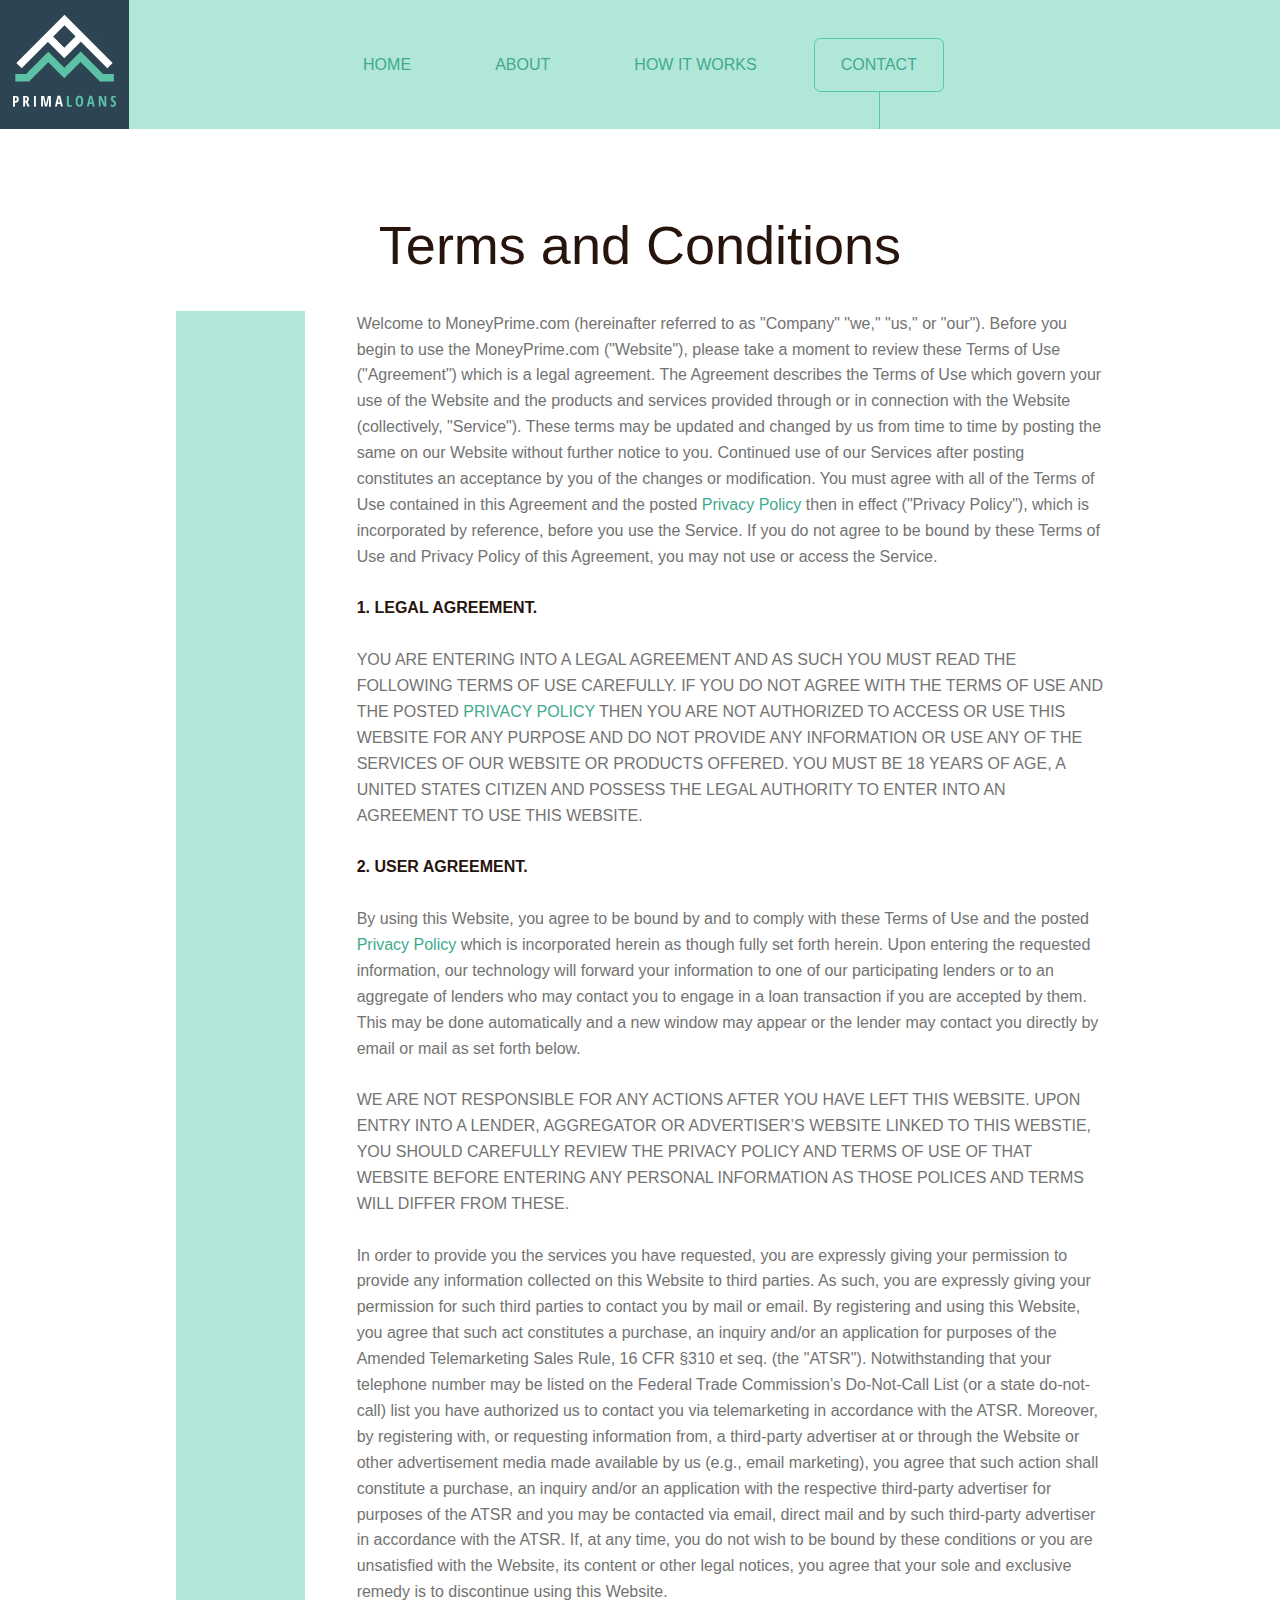
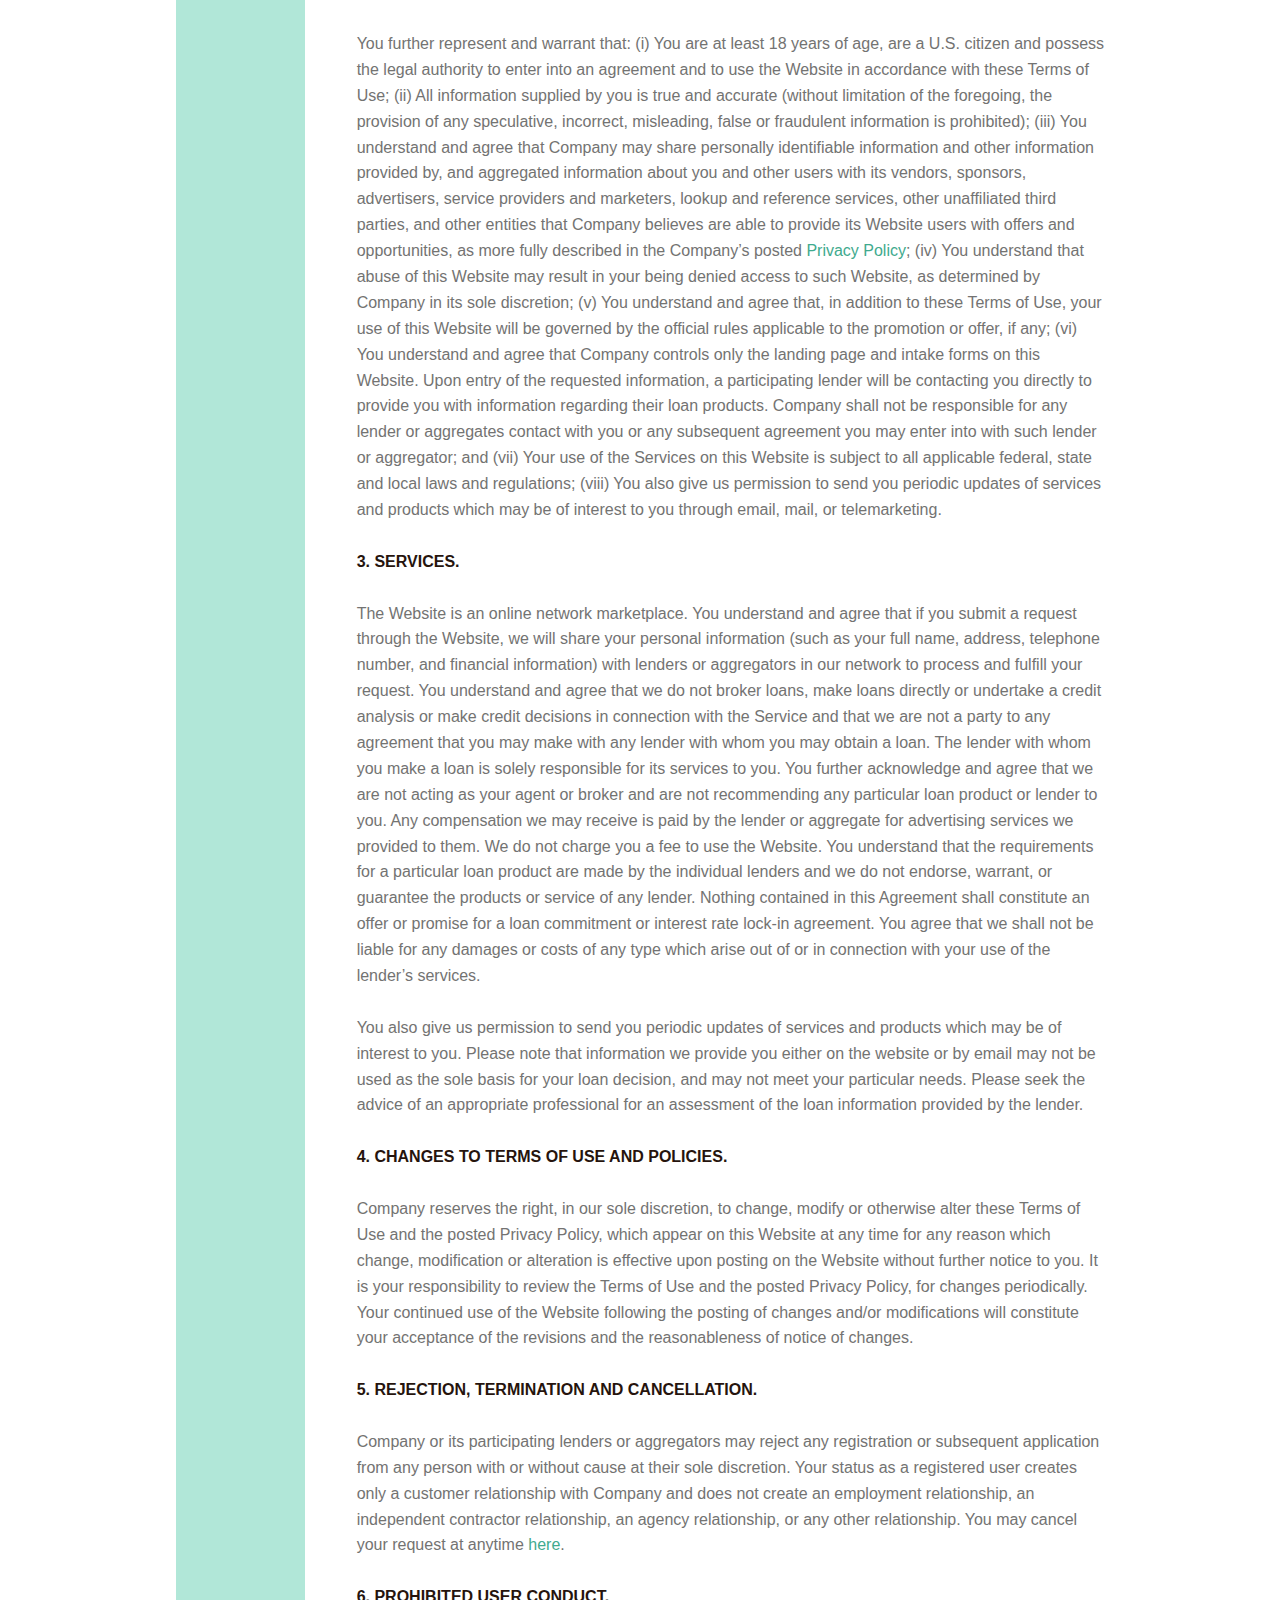
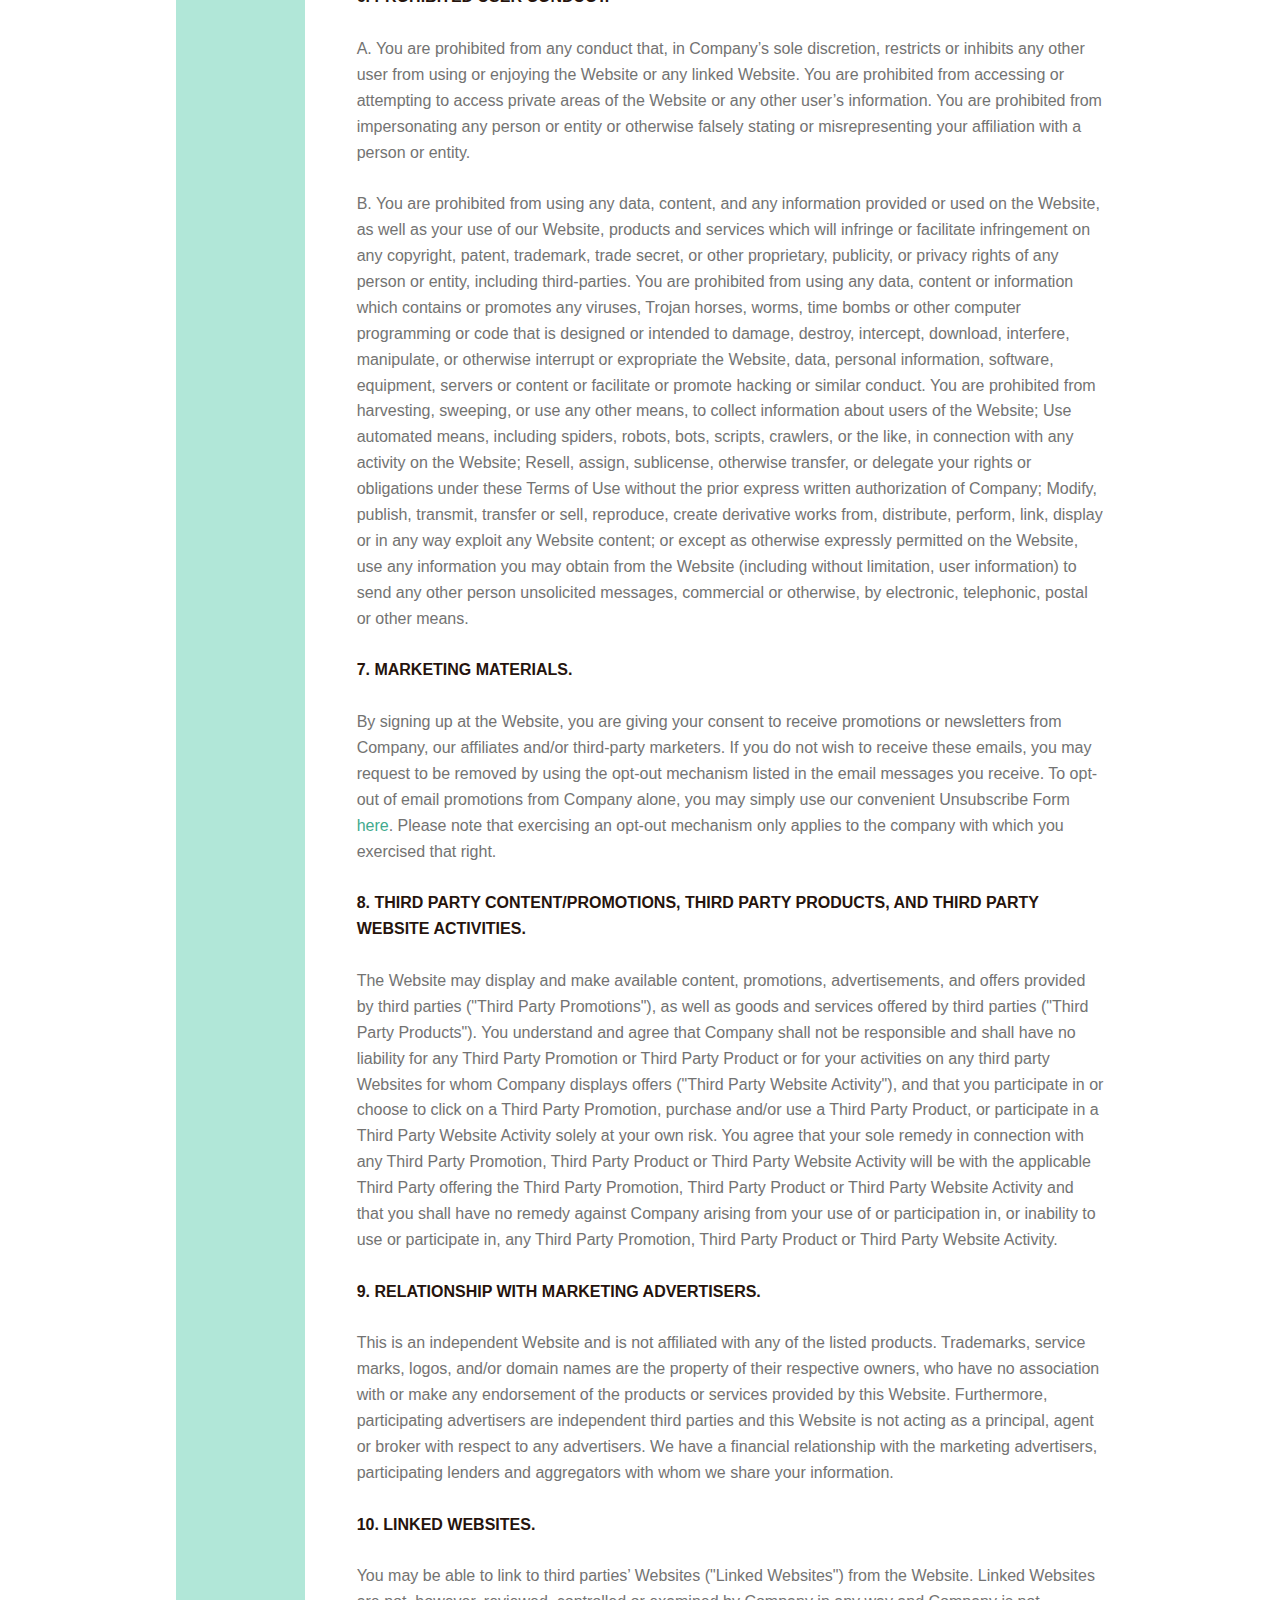
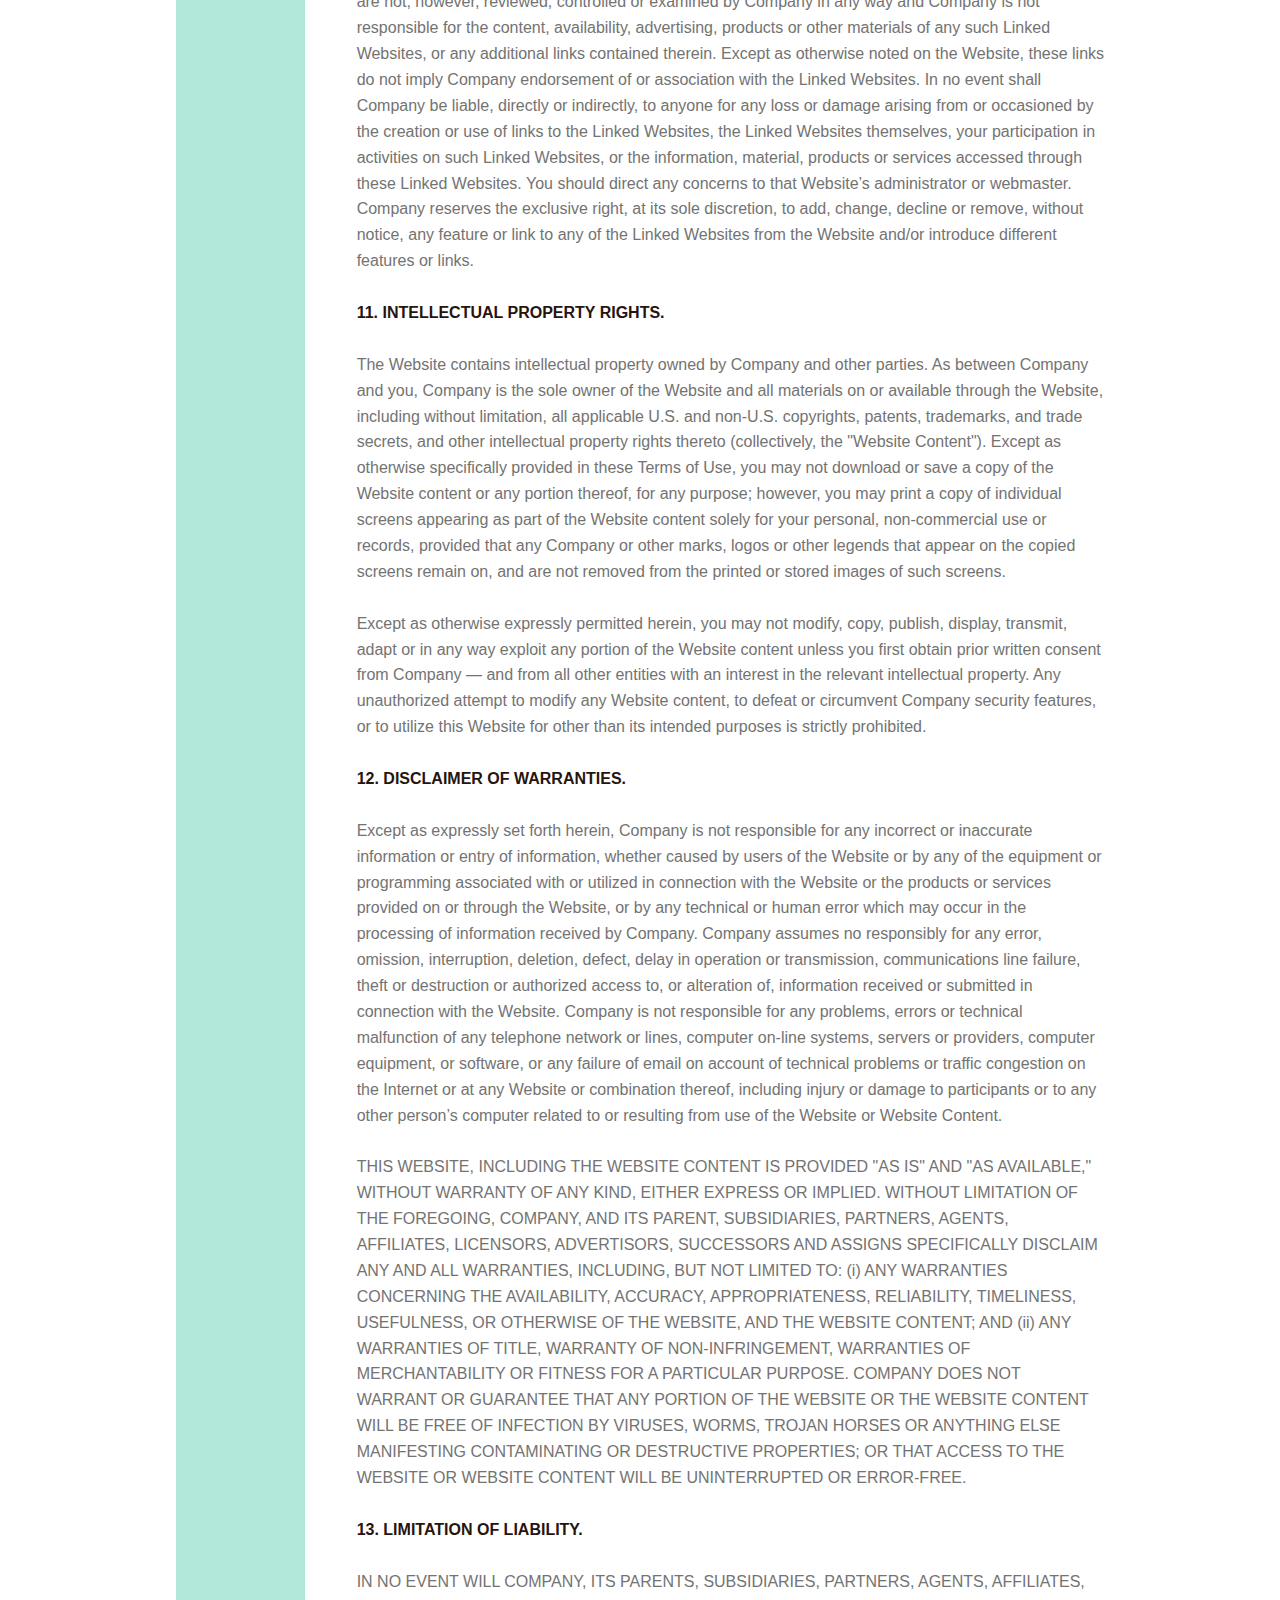
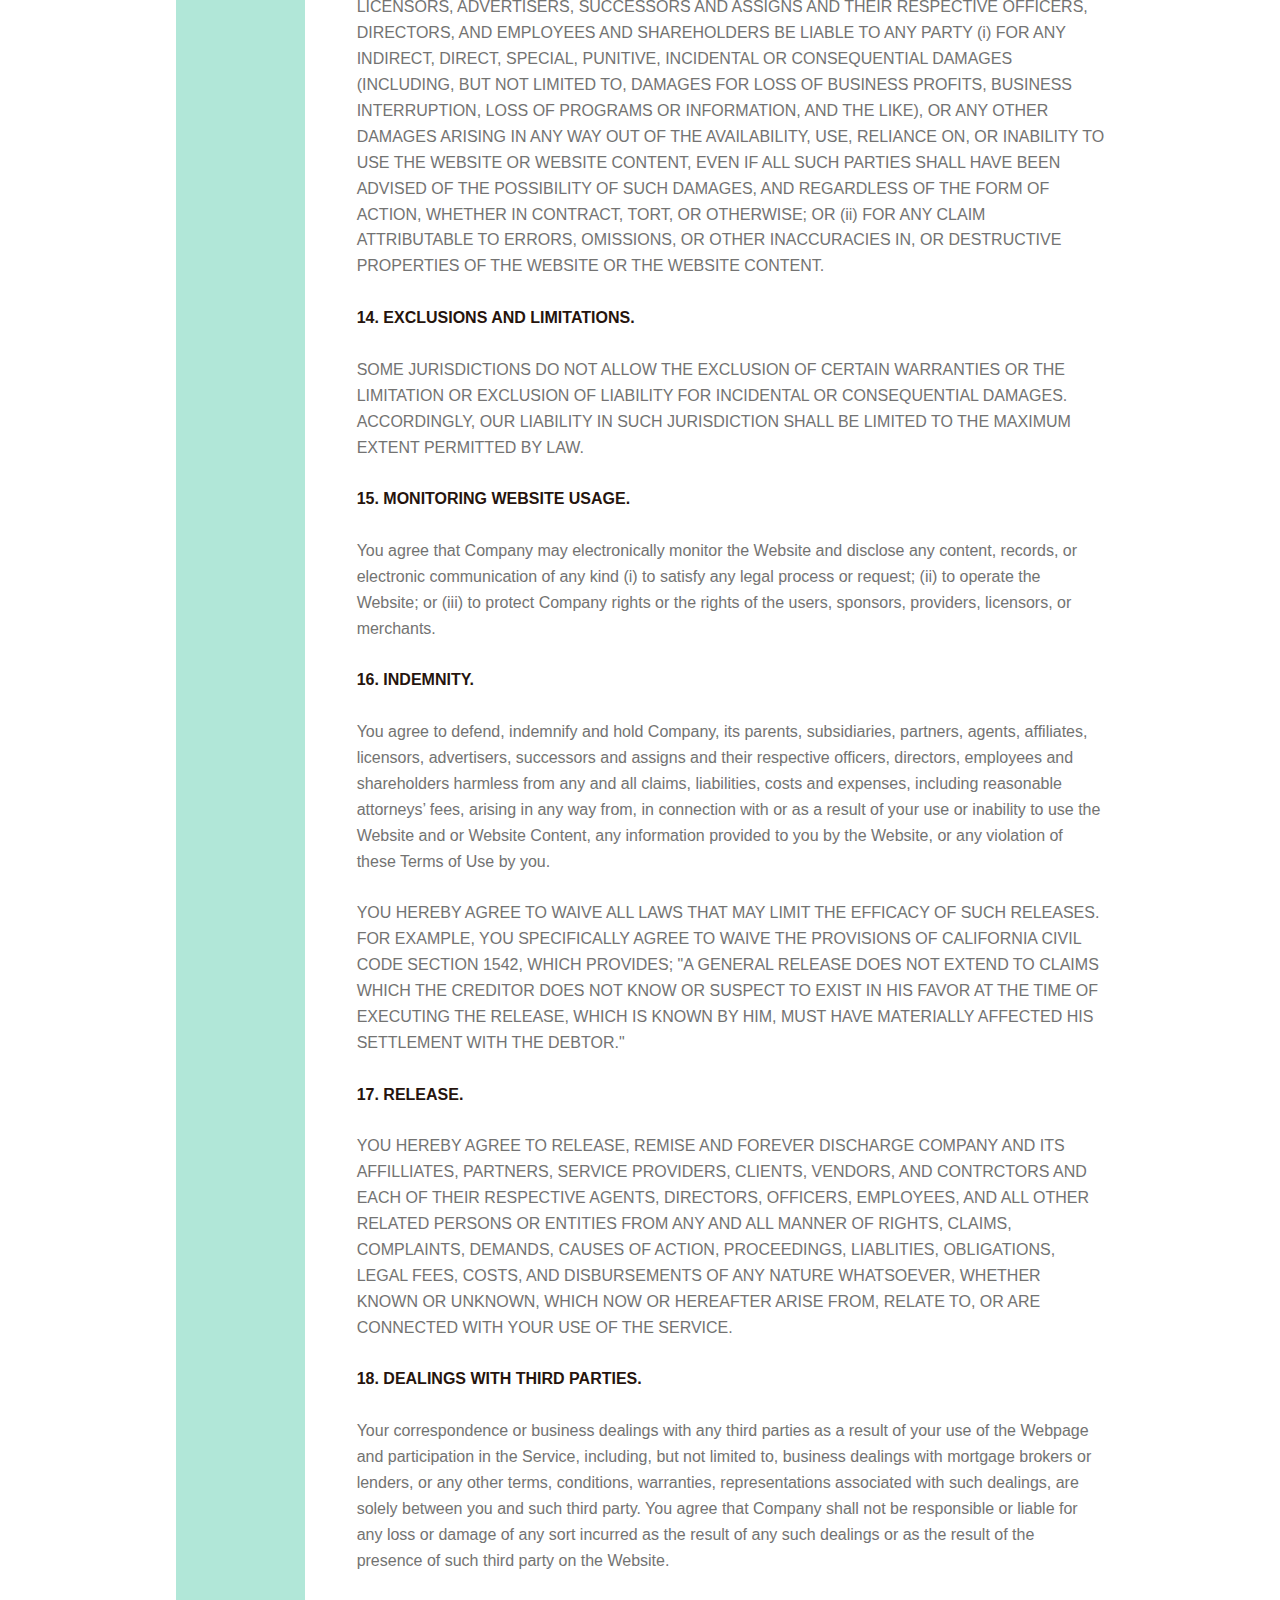
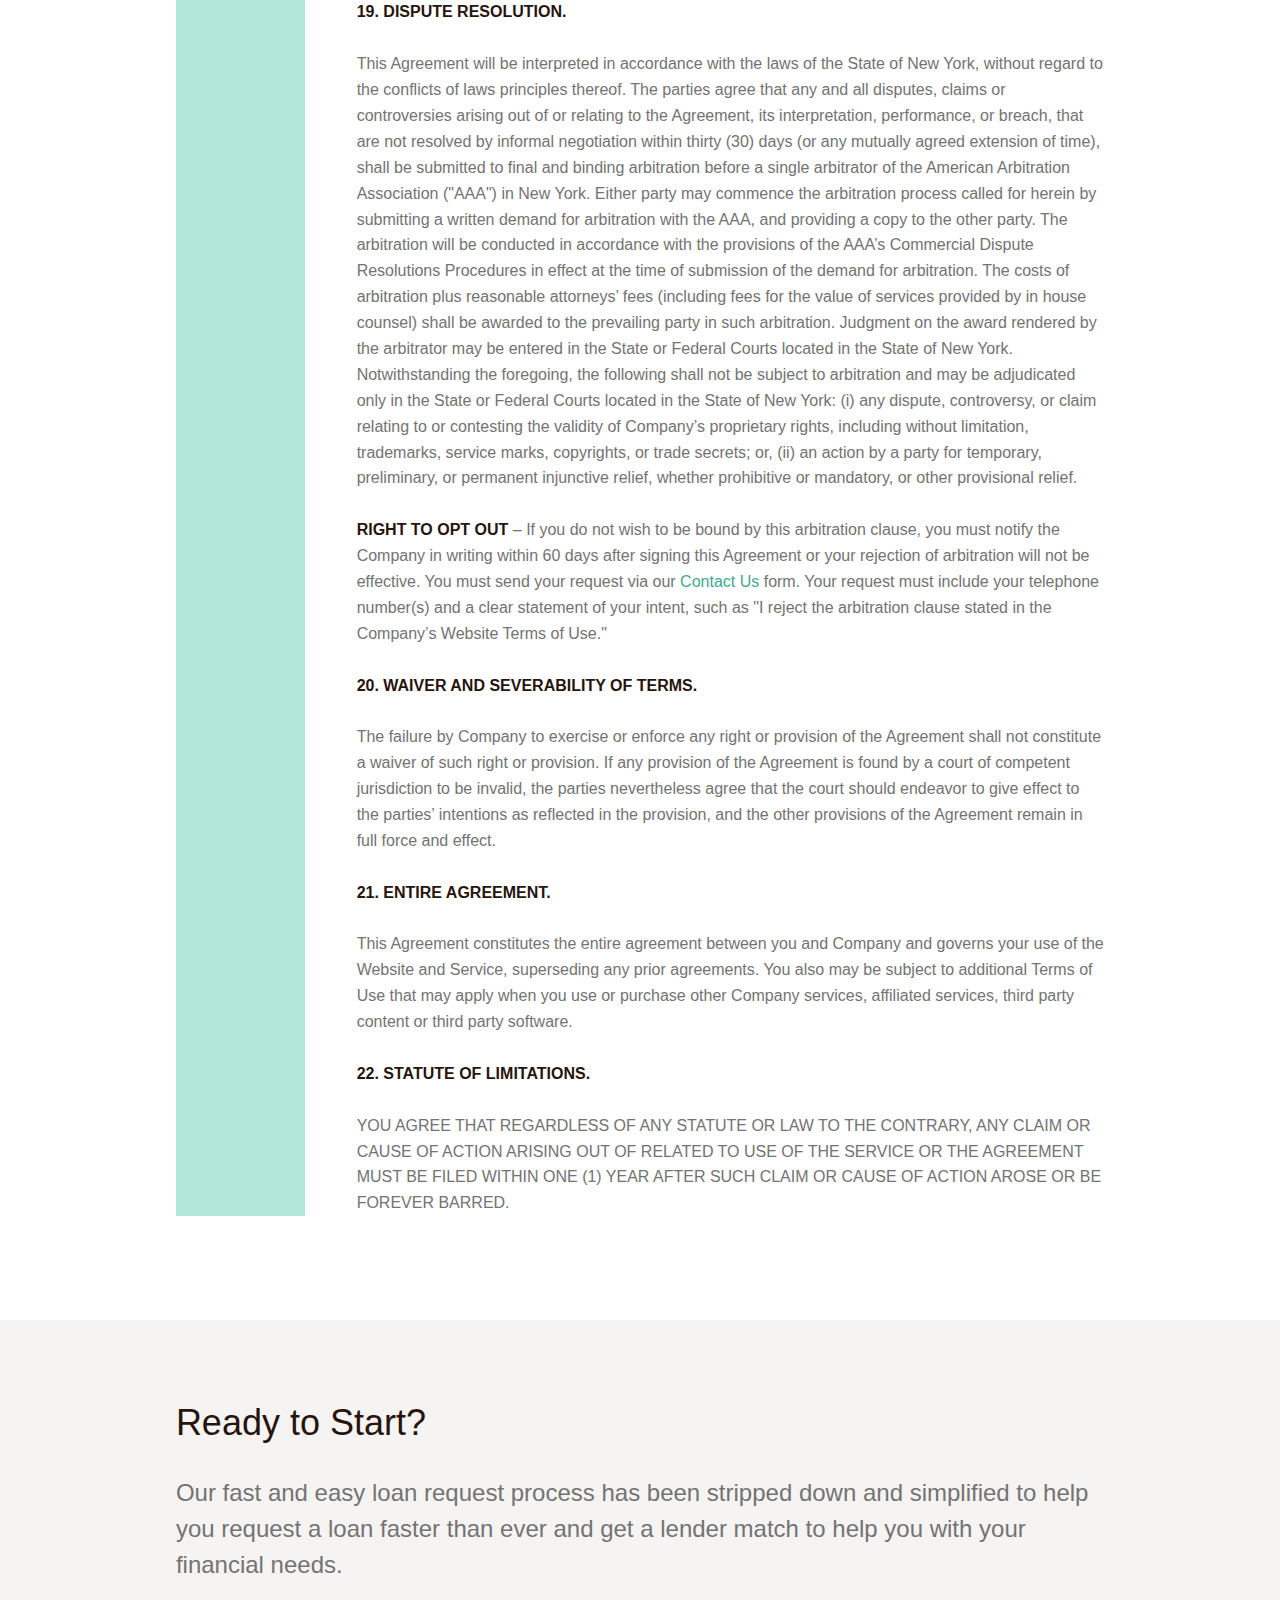
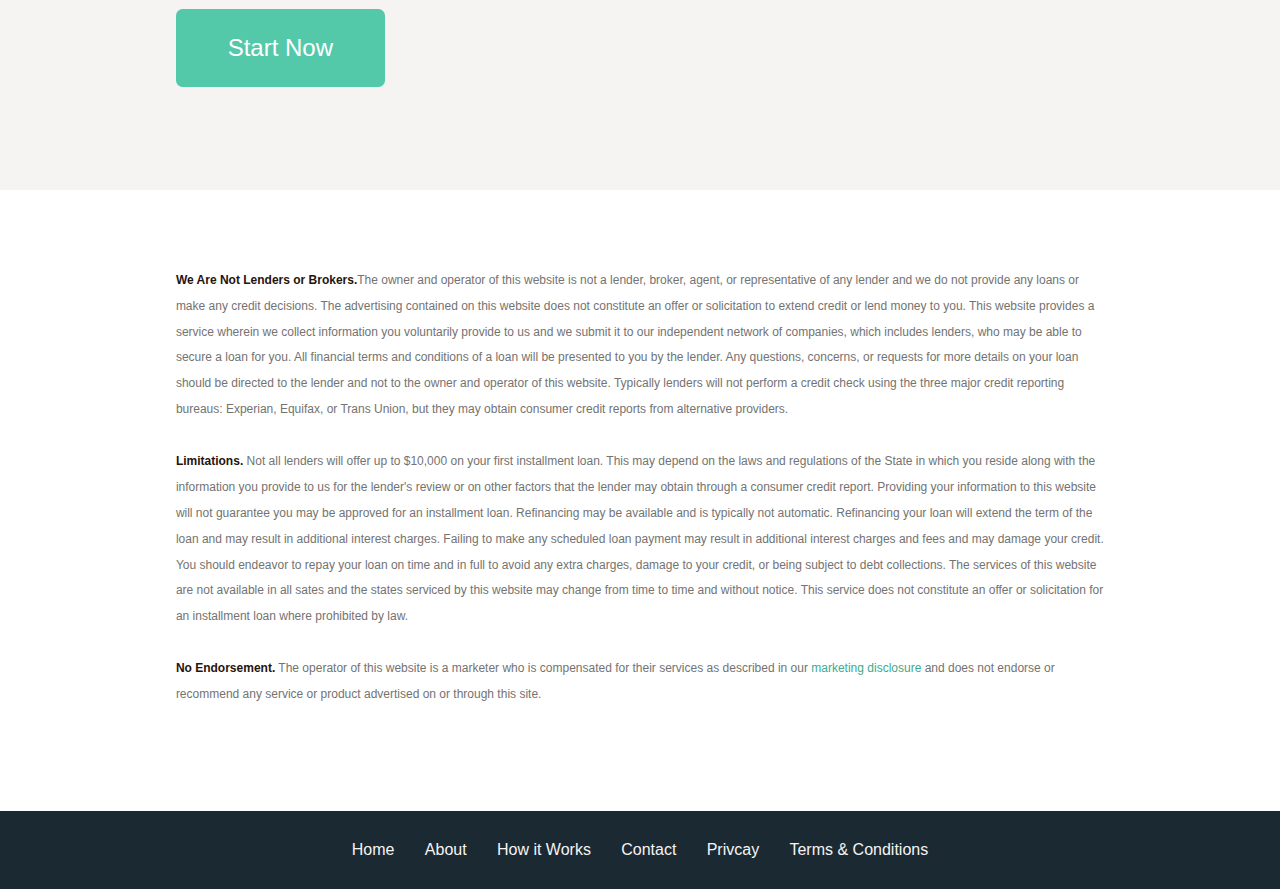
<file: terms.html>
<!DOCTYPE html>

<html>
<head>
    <title>Title of the document</title>
    <meta name="viewport" content="width=device-width, initial-scale=1">
    <meta name="viewport" content="width=device-width, initial-scale=1">
    <link rel="stylesheet" type="text/css" href="css/main.css">
    <link rel="stylesheet" type="text/css" href="css/theme.css">
    <script src="js/jquery-2.1.4.min.js">
</script>
    <script src="js/plugins.js">
</script>
    <script src="js/custom.js">
</script>
</head>

<body>
    <header class="Primary-header">
        <div class="logo">
            <a href="index.html"><img class="logo__image" src="images/logo.svg"></a>
        </div>

        <nav>
            <ul class="Primary-header__navigation">
                <li>
                    <a href="index.html">Home</a>
                </li>

                <li>
                    <a href="about.html">About</a>
                </li>

                <li>
                    <a href="how.html">How it Works</a>
                </li>

                <li class="is-active">
                    <a href="contact.html">Contact</a>
                </li>
            </ul>
        </nav>
    </header>

    <section class="Leader-section Leader-section--about">
        <div class="contain">
            <h1>Terms and Conditions</h1>

            <div class="entry text-spacer">
                <p>Welcome to MoneyPrime.com (hereinafter referred to as "Company" "we," "us," or "our"). Before you begin to use the MoneyPrime.com ("Website"), please take a moment to review these Terms of Use ("Agreement") which is a legal agreement. The Agreement describes the Terms of Use which govern your use of the Website and the products and services provided through or in connection with the Website (collectively, "Service"). These terms may be updated and changed by us from time to time by posting the same on our Website without further notice to you. Continued use of our Services after posting constitutes an acceptance by you of the changes or modification. You must agree with all of the Terms of Use contained in this Agreement and the posted <a href="/privacy-policy/">Privacy Policy</a> then in effect ("Privacy Policy"), which is incorporated by reference, before you use the Service. If you do not agree to be bound by these Terms of Use and Privacy Policy of this Agreement, you may not use or access the Service.</p>

                <p><strong>1. LEGAL AGREEMENT.</strong></p>

                <p>YOU ARE ENTERING INTO A LEGAL AGREEMENT AND AS SUCH YOU MUST READ THE FOLLOWING TERMS OF USE CAREFULLY. IF YOU DO NOT AGREE WITH THE TERMS OF USE AND THE POSTED <a href="/privacy-policy/">PRIVACY POLICY</a> THEN YOU ARE NOT AUTHORIZED TO ACCESS OR USE THIS WEBSITE FOR ANY PURPOSE AND DO NOT PROVIDE ANY INFORMATION OR USE ANY OF THE SERVICES OF OUR WEBSITE OR PRODUCTS OFFERED. YOU MUST BE 18 YEARS OF AGE, A UNITED STATES CITIZEN AND POSSESS THE LEGAL AUTHORITY TO ENTER INTO AN AGREEMENT TO USE THIS WEBSITE.</p>

                <p><strong>2. USER AGREEMENT.</strong></p>

                <p>By using this Website, you agree to be bound by and to comply with these Terms of Use and the posted <a href="/privacy-policy/">Privacy Policy</a> which is incorporated herein as though fully set forth herein. Upon entering the requested information, our technology will forward your information to one of our participating lenders or to an aggregate of lenders who may contact you to engage in a loan transaction if you are accepted by them. This may be done automatically and a new window may appear or the lender may contact you directly by email or mail as set forth below.</p>

                <p>WE ARE NOT RESPONSIBLE FOR ANY ACTIONS AFTER YOU HAVE LEFT THIS WEBSITE. UPON ENTRY INTO A LENDER, AGGREGATOR OR ADVERTISER’S WEBSITE LINKED TO THIS WEBSTIE, YOU SHOULD CAREFULLY REVIEW THE PRIVACY POLICY AND TERMS OF USE OF THAT WEBSITE BEFORE ENTERING ANY PERSONAL INFORMATION AS THOSE POLICES AND TERMS WILL DIFFER FROM THESE.</p>

                <p>In order to provide you the services you have requested, you are expressly giving your permission to provide any information collected on this Website to third parties. As such, you are expressly giving your permission for such third parties to contact you by mail or email. By registering and using this Website, you agree that such act constitutes a purchase, an inquiry and/or an application for purposes of the Amended Telemarketing Sales Rule, 16 CFR §310 et seq. (the "ATSR"). Notwithstanding that your telephone number may be listed on the Federal Trade Commission’s Do-Not-Call List (or a state do-not-call) list you have authorized us to contact you via telemarketing in accordance with the ATSR. Moreover, by registering with, or requesting information from, a third-party advertiser at or through the Website or other advertisement media made available by us (e.g., email marketing), you agree that such action shall constitute a purchase, an inquiry and/or an application with the respective third-party advertiser for purposes of the ATSR and you may be contacted via email, direct mail and by such third-party advertiser in accordance with the ATSR. If, at any time, you do not wish to be bound by these conditions or you are unsatisfied with the Website, its content or other legal notices, you agree that your sole and exclusive remedy is to discontinue using this Website.</p>

                <p>You further represent and warrant that: (i) You are at least 18 years of age, are a U.S. citizen and possess the legal authority to enter into an agreement and to use the Website in accordance with these Terms of Use; (ii) All information supplied by you is true and accurate (without limitation of the foregoing, the provision of any speculative, incorrect, misleading, false or fraudulent information is prohibited); (iii) You understand and agree that Company may share personally identifiable information and other information provided by, and aggregated information about you and other users with its vendors, sponsors, advertisers, service providers and marketers, lookup and reference services, other unaffiliated third parties, and other entities that Company believes are able to provide its Website users with offers and opportunities, as more fully described in the Company’s posted <a href="/privacy-policy/">Privacy Policy</a>; (iv) You understand that abuse of this Website may result in your being denied access to such Website, as determined by Company in its sole discretion; (v) You understand and agree that, in addition to these Terms of Use, your use of this Website will be governed by the official rules applicable to the promotion or offer, if any; (vi) You understand and agree that Company controls only the landing page and intake forms on this Website. Upon entry of the requested information, a participating lender will be contacting you directly to provide you with information regarding their loan products. Company shall not be responsible for any lender or aggregates contact with you or any subsequent agreement you may enter into with such lender or aggregator; and (vii) Your use of the Services on this Website is subject to all applicable federal, state and local laws and regulations; (viii) You also give us permission to send you periodic updates of services and products which may be of interest to you through email, mail, or telemarketing.</p>

                <p><strong>3. SERVICES.</strong></p>

                <p>The Website is an online network marketplace. You understand and agree that if you submit a request through the Website, we will share your personal information (such as your full name, address, telephone number, and financial information) with lenders or aggregators in our network to process and fulfill your request. You understand and agree that we do not broker loans, make loans directly or undertake a credit analysis or make credit decisions in connection with the Service and that we are not a party to any agreement that you may make with any lender with whom you may obtain a loan. The lender with whom you make a loan is solely responsible for its services to you. You further acknowledge and agree that we are not acting as your agent or broker and are not recommending any particular loan product or lender to you. Any compensation we may receive is paid by the lender or aggregate for advertising services we provided to them. We do not charge you a fee to use the Website. You understand that the requirements for a particular loan product are made by the individual lenders and we do not endorse, warrant, or guarantee the products or service of any lender. Nothing contained in this Agreement shall constitute an offer or promise for a loan commitment or interest rate lock-in agreement. You agree that we shall not be liable for any damages or costs of any type which arise out of or in connection with your use of the lender’s services.</p>

                <p>You also give us permission to send you periodic updates of services and products which may be of interest to you. Please note that information we provide you either on the website or by email may not be used as the sole basis for your loan decision, and may not meet your particular needs. Please seek the advice of an appropriate professional for an assessment of the loan information provided by the lender.</p>

                <p><strong>4. CHANGES TO TERMS OF USE AND POLICIES.</strong></p>

                <p>Company reserves the right, in our sole discretion, to change, modify or otherwise alter these Terms of Use and the posted Privacy Policy, which appear on this Website at any time for any reason which change, modification or alteration is effective upon posting on the Website without further notice to you. It is your responsibility to review the Terms of Use and the posted Privacy Policy, for changes periodically. Your continued use of the Website following the posting of changes and/or modifications will constitute your acceptance of the revisions and the reasonableness of notice of changes.</p>

                <p><strong>5. REJECTION, TERMINATION AND CANCELLATION.</strong></p>

                <p>Company or its participating lenders or aggregators may reject any registration or subsequent application from any person with or without cause at their sole discretion. Your status as a registered user creates only a customer relationship with Company and does not create an employment relationship, an independent contractor relationship, an agency relationship, or any other relationship. You may cancel your request at anytime <a href="/contact-us/">here</a>.</p>

                <p><strong>6. PROHIBITED USER CONDUCT.</strong></p>

                <p>A. You are prohibited from any conduct that, in Company’s sole discretion, restricts or inhibits any other user from using or enjoying the Website or any linked Website. You are prohibited from accessing or attempting to access private areas of the Website or any other user’s information. You are prohibited from impersonating any person or entity or otherwise falsely stating or misrepresenting your affiliation with a person or entity.</p>

                <p>B. You are prohibited from using any data, content, and any information provided or used on the Website, as well as your use of our Website, products and services which will infringe or facilitate infringement on any copyright, patent, trademark, trade secret, or other proprietary, publicity, or privacy rights of any person or entity, including third-parties. You are prohibited from using any data, content or information which contains or promotes any viruses, Trojan horses, worms, time bombs or other computer programming or code that is designed or intended to damage, destroy, intercept, download, interfere, manipulate, or otherwise interrupt or expropriate the Website, data, personal information, software, equipment, servers or content or facilitate or promote hacking or similar conduct. You are prohibited from harvesting, sweeping, or use any other means, to collect information about users of the Website; Use automated means, including spiders, robots, bots, scripts, crawlers, or the like, in connection with any activity on the Website; Resell, assign, sublicense, otherwise transfer, or delegate your rights or obligations under these Terms of Use without the prior express written authorization of Company; Modify, publish, transmit, transfer or sell, reproduce, create derivative works from, distribute, perform, link, display or in any way exploit any Website content; or except as otherwise expressly permitted on the Website, use any information you may obtain from the Website (including without limitation, user information) to send any other person unsolicited messages, commercial or otherwise, by electronic, telephonic, postal or other means.</p>

                <p><strong>7. MARKETING MATERIALS.</strong></p>

                <p>By signing up at the Website, you are giving your consent to receive promotions or newsletters from Company, our affiliates and/or third-party marketers. If you do not wish to receive these emails, you may request to be removed by using the opt-out mechanism listed in the email messages you receive. To opt-out of email promotions from Company alone, you may simply use our convenient Unsubscribe Form <a href="/unsub/">here</a>. Please note that exercising an opt-out mechanism only applies to the company with which you exercised that right.</p>

                <p><strong>8. THIRD PARTY CONTENT/PROMOTIONS, THIRD PARTY PRODUCTS, AND THIRD PARTY WEBSITE ACTIVITIES.</strong></p>

                <p>The Website may display and make available content, promotions, advertisements, and offers provided by third parties ("Third Party Promotions"), as well as goods and services offered by third parties ("Third Party Products"). You understand and agree that Company shall not be responsible and shall have no liability for any Third Party Promotion or Third Party Product or for your activities on any third party Websites for whom Company displays offers ("Third Party Website Activity"), and that you participate in or choose to click on a Third Party Promotion, purchase and/or use a Third Party Product, or participate in a Third Party Website Activity solely at your own risk. You agree that your sole remedy in connection with any Third Party Promotion, Third Party Product or Third Party Website Activity will be with the applicable Third Party offering the Third Party Promotion, Third Party Product or Third Party Website Activity and that you shall have no remedy against Company arising from your use of or participation in, or inability to use or participate in, any Third Party Promotion, Third Party Product or Third Party Website Activity.</p>

                <p><strong>9. RELATIONSHIP WITH MARKETING ADVERTISERS.</strong></p>

                <p>This is an independent Website and is not affiliated with any of the listed products. Trademarks, service marks, logos, and/or domain names are the property of their respective owners, who have no association with or make any endorsement of the products or services provided by this Website. Furthermore, participating advertisers are independent third parties and this Website is not acting as a principal, agent or broker with respect to any advertisers. We have a financial relationship with the marketing advertisers, participating lenders and aggregators with whom we share your information.</p>

                <p><strong>10. LINKED WEBSITES.</strong></p>

                <p>You may be able to link to third parties’ Websites ("Linked Websites") from the Website. Linked Websites are not, however, reviewed, controlled or examined by Company in any way and Company is not responsible for the content, availability, advertising, products or other materials of any such Linked Websites, or any additional links contained therein. Except as otherwise noted on the Website, these links do not imply Company endorsement of or association with the Linked Websites. In no event shall Company be liable, directly or indirectly, to anyone for any loss or damage arising from or occasioned by the creation or use of links to the Linked Websites, the Linked Websites themselves, your participation in activities on such Linked Websites, or the information, material, products or services accessed through these Linked Websites. You should direct any concerns to that Website’s administrator or webmaster. Company reserves the exclusive right, at its sole discretion, to add, change, decline or remove, without notice, any feature or link to any of the Linked Websites from the Website and/or introduce different features or links.</p>

                <p><strong>11. INTELLECTUAL PROPERTY RIGHTS.</strong></p>

                <p>The Website contains intellectual property owned by Company and other parties. As between Company and you, Company is the sole owner of the Website and all materials on or available through the Website, including without limitation, all applicable U.S. and non-U.S. copyrights, patents, trademarks, and trade secrets, and other intellectual property rights thereto (collectively, the "Website Content"). Except as otherwise specifically provided in these Terms of Use, you may not download or save a copy of the Website content or any portion thereof, for any purpose; however, you may print a copy of individual screens appearing as part of the Website content solely for your personal, non-commercial use or records, provided that any Company or other marks, logos or other legends that appear on the copied screens remain on, and are not removed from the printed or stored images of such screens.</p>

                <p>Except as otherwise expressly permitted herein, you may not modify, copy, publish, display, transmit, adapt or in any way exploit any portion of the Website content unless you first obtain prior written consent from Company — and from all other entities with an interest in the relevant intellectual property. Any unauthorized attempt to modify any Website content, to defeat or circumvent Company security features, or to utilize this Website for other than its intended purposes is strictly prohibited.</p>

                <p><strong>12. DISCLAIMER OF WARRANTIES.</strong></p>

                <p>Except as expressly set forth herein, Company is not responsible for any incorrect or inaccurate information or entry of information, whether caused by users of the Website or by any of the equipment or programming associated with or utilized in connection with the Website or the products or services provided on or through the Website, or by any technical or human error which may occur in the processing of information received by Company. Company assumes no responsibly for any error, omission, interruption, deletion, defect, delay in operation or transmission, communications line failure, theft or destruction or authorized access to, or alteration of, information received or submitted in connection with the Website. Company is not responsible for any problems, errors or technical malfunction of any telephone network or lines, computer on-line systems, servers or providers, computer equipment, or software, or any failure of email on account of technical problems or traffic congestion on the Internet or at any Website or combination thereof, including injury or damage to participants or to any other person’s computer related to or resulting from use of the Website or Website Content.</p>

                <p>THIS WEBSITE, INCLUDING THE WEBSITE CONTENT IS PROVIDED "AS IS" AND "AS AVAILABLE," WITHOUT WARRANTY OF ANY KIND, EITHER EXPRESS OR IMPLIED. WITHOUT LIMITATION OF THE FOREGOING, COMPANY, AND ITS PARENT, SUBSIDIARIES, PARTNERS, AGENTS, AFFILIATES, LICENSORS, ADVERTISORS, SUCCESSORS AND ASSIGNS SPECIFICALLY DISCLAIM ANY AND ALL WARRANTIES, INCLUDING, BUT NOT LIMITED TO: (i) ANY WARRANTIES CONCERNING THE AVAILABILITY, ACCURACY, APPROPRIATENESS, RELIABILITY, TIMELINESS, USEFULNESS, OR OTHERWISE OF THE WEBSITE, AND THE WEBSITE CONTENT; AND (ii) ANY WARRANTIES OF TITLE, WARRANTY OF NON-INFRINGEMENT, WARRANTIES OF MERCHANTABILITY OR FITNESS FOR A PARTICULAR PURPOSE. COMPANY DOES NOT WARRANT OR GUARANTEE THAT ANY PORTION OF THE WEBSITE OR THE WEBSITE CONTENT WILL BE FREE OF INFECTION BY VIRUSES, WORMS, TROJAN HORSES OR ANYTHING ELSE MANIFESTING CONTAMINATING OR DESTRUCTIVE PROPERTIES; OR THAT ACCESS TO THE WEBSITE OR WEBSITE CONTENT WILL BE UNINTERRUPTED OR ERROR-FREE.</p>

                <p><strong>13. LIMITATION OF LIABILITY.</strong></p>

                <p>IN NO EVENT WILL COMPANY, ITS PARENTS, SUBSIDIARIES, PARTNERS, AGENTS, AFFILIATES, LICENSORS, ADVERTISERS, SUCCESSORS AND ASSIGNS AND THEIR RESPECTIVE OFFICERS, DIRECTORS, AND EMPLOYEES AND SHAREHOLDERS BE LIABLE TO ANY PARTY (i) FOR ANY INDIRECT, DIRECT, SPECIAL, PUNITIVE, INCIDENTAL OR CONSEQUENTIAL DAMAGES (INCLUDING, BUT NOT LIMITED TO, DAMAGES FOR LOSS OF BUSINESS PROFITS, BUSINESS INTERRUPTION, LOSS OF PROGRAMS OR INFORMATION, AND THE LIKE), OR ANY OTHER DAMAGES ARISING IN ANY WAY OUT OF THE AVAILABILITY, USE, RELIANCE ON, OR INABILITY TO USE THE WEBSITE OR WEBSITE CONTENT, EVEN IF ALL SUCH PARTIES SHALL HAVE BEEN ADVISED OF THE POSSIBILITY OF SUCH DAMAGES, AND REGARDLESS OF THE FORM OF ACTION, WHETHER IN CONTRACT, TORT, OR OTHERWISE; OR (ii) FOR ANY CLAIM ATTRIBUTABLE TO ERRORS, OMISSIONS, OR OTHER INACCURACIES IN, OR DESTRUCTIVE PROPERTIES OF THE WEBSITE OR THE WEBSITE CONTENT.</p>

                <p><strong>14. EXCLUSIONS AND LIMITATIONS.</strong></p>

                <p>SOME JURISDICTIONS DO NOT ALLOW THE EXCLUSION OF CERTAIN WARRANTIES OR THE LIMITATION OR EXCLUSION OF LIABILITY FOR INCIDENTAL OR CONSEQUENTIAL DAMAGES. ACCORDINGLY, OUR LIABILITY IN SUCH JURISDICTION SHALL BE LIMITED TO THE MAXIMUM EXTENT PERMITTED BY LAW.</p>

                <p><strong>15. MONITORING WEBSITE USAGE.</strong></p>

                <p>You agree that Company may electronically monitor the Website and disclose any content, records, or electronic communication of any kind (i) to satisfy any legal process or request; (ii) to operate the Website; or (iii) to protect Company rights or the rights of the users, sponsors, providers, licensors, or merchants.</p>

                <p><strong>16. INDEMNITY.</strong></p>

                <p>You agree to defend, indemnify and hold Company, its parents, subsidiaries, partners, agents, affiliates, licensors, advertisers, successors and assigns and their respective officers, directors, employees and shareholders harmless from any and all claims, liabilities, costs and expenses, including reasonable attorneys’ fees, arising in any way from, in connection with or as a result of your use or inability to use the Website and or Website Content, any information provided to you by the Website, or any violation of these Terms of Use by you.</p>

                <p>YOU HEREBY AGREE TO WAIVE ALL LAWS THAT MAY LIMIT THE EFFICACY OF SUCH RELEASES. FOR EXAMPLE, YOU SPECIFICALLY AGREE TO WAIVE THE PROVISIONS OF CALIFORNIA CIVIL CODE SECTION 1542, WHICH PROVIDES; "A GENERAL RELEASE DOES NOT EXTEND TO CLAIMS WHICH THE CREDITOR DOES NOT KNOW OR SUSPECT TO EXIST IN HIS FAVOR AT THE TIME OF EXECUTING THE RELEASE, WHICH IS KNOWN BY HIM, MUST HAVE MATERIALLY AFFECTED HIS SETTLEMENT WITH THE DEBTOR."</p>

                <p><strong>17. RELEASE.</strong></p>

                <p>YOU HEREBY AGREE TO RELEASE, REMISE AND FOREVER DISCHARGE COMPANY AND ITS AFFILLIATES, PARTNERS, SERVICE PROVIDERS, CLIENTS, VENDORS, AND CONTRCTORS AND EACH OF THEIR RESPECTIVE AGENTS, DIRECTORS, OFFICERS, EMPLOYEES, AND ALL OTHER RELATED PERSONS OR ENTITIES FROM ANY AND ALL MANNER OF RIGHTS, CLAIMS, COMPLAINTS, DEMANDS, CAUSES OF ACTION, PROCEEDINGS, LIABLITIES, OBLIGATIONS, LEGAL FEES, COSTS, AND DISBURSEMENTS OF ANY NATURE WHATSOEVER, WHETHER KNOWN OR UNKNOWN, WHICH NOW OR HEREAFTER ARISE FROM, RELATE TO, OR ARE CONNECTED WITH YOUR USE OF THE SERVICE.</p>

                <p><strong>18. DEALINGS WITH THIRD PARTIES.</strong></p>

                <p>Your correspondence or business dealings with any third parties as a result of your use of the Webpage and participation in the Service, including, but not limited to, business dealings with mortgage brokers or lenders, or any other terms, conditions, warranties, representations associated with such dealings, are solely between you and such third party. You agree that Company shall not be responsible or liable for any loss or damage of any sort incurred as the result of any such dealings or as the result of the presence of such third party on the Website.</p>

                <p><strong>19. DISPUTE RESOLUTION.</strong></p>

                <p>This Agreement will be interpreted in accordance with the laws of the State of New York, without regard to the conflicts of laws principles thereof. The parties agree that any and all disputes, claims or controversies arising out of or relating to the Agreement, its interpretation, performance, or breach, that are not resolved by informal negotiation within thirty (30) days (or any mutually agreed extension of time), shall be submitted to final and binding arbitration before a single arbitrator of the American Arbitration Association ("AAA") in New York. Either party may commence the arbitration process called for herein by submitting a written demand for arbitration with the AAA, and providing a copy to the other party. The arbitration will be conducted in accordance with the provisions of the AAA’s Commercial Dispute Resolutions Procedures in effect at the time of submission of the demand for arbitration. The costs of arbitration plus reasonable attorneys’ fees (including fees for the value of services provided by in house counsel) shall be awarded to the prevailing party in such arbitration. Judgment on the award rendered by the arbitrator may be entered in the State or Federal Courts located in the State of New York. Notwithstanding the foregoing, the following shall not be subject to arbitration and may be adjudicated only in the State or Federal Courts located in the State of New York: (i) any dispute, controversy, or claim relating to or contesting the validity of Company’s proprietary rights, including without limitation, trademarks, service marks, copyrights, or trade secrets; or, (ii) an action by a party for temporary, preliminary, or permanent injunctive relief, whether prohibitive or mandatory, or other provisional relief.</p>

                <p><strong>RIGHT TO OPT OUT</strong> – If you do not wish to be bound by this arbitration clause, you must notify the Company in writing within 60 days after signing this Agreement or your rejection of arbitration will not be effective. You must send your request via our <a href="/contact-us/">Contact Us</a> form. Your request must include your telephone number(s) and a clear statement of your intent, such as "I reject the arbitration clause stated in the Company’s Website Terms of Use."</p>

                <p><strong>20. WAIVER AND SEVERABILITY OF TERMS.</strong></p>

                <p>The failure by Company to exercise or enforce any right or provision of the Agreement shall not constitute a waiver of such right or provision. If any provision of the Agreement is found by a court of competent jurisdiction to be invalid, the parties nevertheless agree that the court should endeavor to give effect to the parties’ intentions as reflected in the provision, and the other provisions of the Agreement remain in full force and effect.</p>

                <p><strong>21. ENTIRE AGREEMENT.</strong></p>

                <p>This Agreement constitutes the entire agreement between you and Company and governs your use of the Website and Service, superseding any prior agreements. You also may be subject to additional Terms of Use that may apply when you use or purchase other Company services, affiliated services, third party content or third party software.</p>

                <p><strong>22. STATUTE OF LIMITATIONS.</strong></p>

                <p>YOU AGREE THAT REGARDLESS OF ANY STATUTE OR LAW TO THE CONTRARY, ANY CLAIM OR CAUSE OF ACTION ARISING OUT OF RELATED TO USE OF THE SERVICE OR THE AGREEMENT MUST BE FILED WITHIN ONE (1) YEAR AFTER SUCH CLAIM OR CAUSE OF ACTION AROSE OR BE FOREVER BARRED.</p>
            </div>
        </div>
    </section>

    <section class="Cta-section Section--dark">
        <div class="contain">
            <h2>Ready to Start?</h2>

            <p class="caption">Our fast and easy loan request process has been stripped down and simplified to help you request a loan faster than ever and get a lender match to help you with your financial needs.</p><a class="btn btn--large " href="index.html">Start Now</a>
        </div>
    </section>

    <footer class="Primary-footer">
        <section class="Disclaimer-section">
            <div class="contain">
                <p><strong>We Are Not Lenders or Brokers.</strong>The owner and operator of this website is not a lender, broker, agent, or representative of any lender and we do not provide any loans or make any credit decisions. The advertising contained on this website does not constitute an offer or solicitation to extend credit or lend money to you. This website provides a service wherein we collect information you voluntarily provide to us and we submit it to our independent network of companies, which includes lenders, who may be able to secure a loan for you. All financial terms and conditions of a loan will be presented to you by the lender. Any questions, concerns, or requests for more details on your loan should be directed to the lender and not to the owner and operator of this website. Typically lenders will not perform a credit check using the three major credit reporting bureaus: Experian, Equifax, or Trans Union, but they may obtain consumer credit reports from alternative providers.</p>

                <p><strong>Limitations.</strong> Not all lenders will offer up to $10,000 on your first installment loan. This may depend on the laws and regulations of the State in which you reside along with the information you provide to us for the lender's review or on other factors that the lender may obtain through a consumer credit report. Providing your information to this website will not guarantee you may be approved for an installment loan. Refinancing may be available and is typically not automatic. Refinancing your loan will extend the term of the loan and may result in additional interest charges. Failing to make any scheduled loan payment may result in additional interest charges and fees and may damage your credit. You should endeavor to repay your loan on time and in full to avoid any extra charges, damage to your credit, or being subject to debt collections. The services of this website are not available in all sates and the states serviced by this website may change from time to time and without notice. This service does not constitute an offer or solicitation for an installment loan where prohibited by law.</p>

                <p><strong>No Endorsement.</strong> The operator of this website is a marketer who is compensated for their services as described in our <a class="js-modal" href="#marketing-disclosure">marketing disclosure</a> and does not endorse or recommend any service or product advertised on or through this site.</p>
            </div>
        </section>

        <nav>
            <ul class="Primary-footer__navigation">
                <li class="is-active">
                    <a href="index.html">Home</a>
                </li>

                <li>
                    <a href="about.html">About</a>
                </li>

                <li>
                    <a href="how.html">How it Works</a>
                </li>

                <li>
                    <a href="contact.html">Contact</a>
                </li>

                <li>
                    <a href="privacy.html">Privcay</a>
                </li>

                <li>
                    <a href="terms">Terms &amp; Conditions</a>
                </li>
            </ul>
        </nav>
    </footer>

    <div class="Modal" id="marketing-disclosure">
        <a class="Modal__close js-close" href="#marketing-disclosure" js-animation="fadeOut">x</a>

        <h3 class="Modal__title">Marketing Disclosure</h3>

        <div class="Modal__content">
            <p>This website is a market place. The owner has a material financial connection to the provider of the goods and services referred to on the site. The owner receives payment for each qualified sale or payment for each potential customer referral. The owner is advertising on behalf of a third party advertiser with whom the provider of the products or services also has a material financial connection in that both advertisers receive payment for each qualified sale or payment for each potential customer referral. All information regarding the products and services on this website is provided by the third party advertiser. Upon completion of your registration, You will be redirected to the third party advertiser's site or You will be contacted by the Third Party Advertiser and you should review their terms and conditions and privacy policy as they may differ significantly from our own. The owner is not affiliate with the third party advertiser other than stated above. The owner does not recommend or endorse any product or service on this website.</p>
        </div>
    </div>
</body>
</html>
</file>
<file: css/main.css>
@charset "UTF-8";
/* Ratios */
html, body, div, span, applet, object, iframe,
h1, h2, h3, h4, h5, h6, p, blockquote, pre,
a, abbr, acronym, address, big, cite, code,
del, dfn, em, img, ins, kbd, q, s, samp,
small, strike, strong, sub, sup, tt, var,
b, u, i, center,
dl, dt, dd, ol, ul, li,
fieldset, form, label, legend,
table, caption, tbody, tfoot, thead, tr, th, td,
article, aside, canvas, details, embed,
figure, figcaption, footer, header, hgroup,
menu, nav, output, ruby, section, summary,
time, mark, audio, video {
  margin: 0;
  padding: 0;
  border: 0;
  font: inherit;
  font-size: 100%;
  vertical-align: baseline; }

html {
  line-height: 1; }

ol, ul {
  list-style: none; }

table {
  border-collapse: collapse;
  border-spacing: 0; }

caption, th, td {
  text-align: left;
  font-weight: normal;
  vertical-align: middle; }

q, blockquote {
  quotes: none; }
  q:before, q:after, blockquote:before, blockquote:after {
    content: "";
    content: none; }

a img {
  border: none; }

article, aside, details, figcaption, figure, footer, header, hgroup, main, menu, nav, section, summary {
  display: block; }

/*!
 *  Font Awesome 4.4.0 by @davegandy - http://fontawesome.io - @fontawesome
 *  License - http://fontawesome.io/license (Font: SIL OFL 1.1, CSS: MIT License)
 */
/* FONT PATH
 * -------------------------- */
@font-face {
  font-family: 'FontAwesome';
  src: url("../fonts/fontawesome-webfont.eot?v=4.4.0");
  src: url("../fonts/fontawesome-webfont.eot?#iefix&v=4.4.0") format("embedded-opentype"), url("../fonts/fontawesome-webfont.woff2?v=4.4.0") format("woff2"), url("../fonts/fontawesome-webfont.woff?v=4.4.0") format("woff"), url("../fonts/fontawesome-webfont.ttf?v=4.4.0") format("truetype"), url("../fonts/fontawesome-webfont.svg?v=4.4.0#fontawesomeregular") format("svg");
  font-weight: normal;
  font-style: normal; }
.fa {
  display: inline-block;
  font: normal normal normal 14px/1 FontAwesome;
  font-size: inherit;
  text-rendering: auto;
  -webkit-font-smoothing: antialiased;
  -moz-osx-font-smoothing: grayscale; }

/* makes the font 33% larger relative to the icon container */
.fa-lg {
  font-size: 1.33333em;
  line-height: 0.75em;
  vertical-align: -15%; }

.fa-2x {
  font-size: 2em; }

.fa-3x {
  font-size: 3em; }

.fa-4x {
  font-size: 4em; }

.fa-5x {
  font-size: 5em; }

.fa-fw {
  width: 1.28571em;
  text-align: center; }

.fa-ul {
  padding-left: 0;
  margin-left: 2.14286em;
  list-style-type: none; }
  .fa-ul > li {
    position: relative; }

.fa-li {
  position: absolute;
  left: -2.14286em;
  width: 2.14286em;
  top: 0.14286em;
  text-align: center; }
  .fa-li.fa-lg {
    left: -1.85714em; }

.fa-border {
  padding: .2em .25em .15em;
  border: solid 0.08em #eee;
  border-radius: .1em; }

.fa-pull-left {
  float: left; }

.fa-pull-right {
  float: right; }

.fa.fa-pull-left {
  margin-right: .3em; }
.fa.fa-pull-right {
  margin-left: .3em; }

/* Deprecated as of 4.4.0 */
.pull-right {
  float: right; }

.pull-left {
  float: left; }

.fa.pull-left {
  margin-right: .3em; }
.fa.pull-right {
  margin-left: .3em; }

.fa-spin {
  -webkit-animation: fa-spin 2s infinite linear;
  animation: fa-spin 2s infinite linear; }

.fa-pulse {
  -webkit-animation: fa-spin 1s infinite steps(8);
  animation: fa-spin 1s infinite steps(8); }

@-webkit-keyframes fa-spin {
  0% {
    -webkit-transform: rotate(0deg);
    transform: rotate(0deg); }
  100% {
    -webkit-transform: rotate(359deg);
    transform: rotate(359deg); } }
@keyframes fa-spin {
  0% {
    -webkit-transform: rotate(0deg);
    transform: rotate(0deg); }
  100% {
    -webkit-transform: rotate(359deg);
    transform: rotate(359deg); } }
.fa-rotate-90 {
  filter: progid:DXImageTransform.Microsoft.BasicImage(rotation=1);
  -webkit-transform: rotate(90deg);
  -ms-transform: rotate(90deg);
  transform: rotate(90deg); }

.fa-rotate-180 {
  filter: progid:DXImageTransform.Microsoft.BasicImage(rotation=2);
  -webkit-transform: rotate(180deg);
  -ms-transform: rotate(180deg);
  transform: rotate(180deg); }

.fa-rotate-270 {
  filter: progid:DXImageTransform.Microsoft.BasicImage(rotation=3);
  -webkit-transform: rotate(270deg);
  -ms-transform: rotate(270deg);
  transform: rotate(270deg); }

.fa-flip-horizontal {
  filter: progid:DXImageTransform.Microsoft.BasicImage(rotation=0);
  -webkit-transform: scale(-1, 1);
  -ms-transform: scale(-1, 1);
  transform: scale(-1, 1); }

.fa-flip-vertical {
  filter: progid:DXImageTransform.Microsoft.BasicImage(rotation=2);
  -webkit-transform: scale(1, -1);
  -ms-transform: scale(1, -1);
  transform: scale(1, -1); }

:root .fa-rotate-90,
:root .fa-rotate-180,
:root .fa-rotate-270,
:root .fa-flip-horizontal,
:root .fa-flip-vertical {
  filter: none; }

.fa-stack {
  position: relative;
  display: inline-block;
  width: 2em;
  height: 2em;
  line-height: 2em;
  vertical-align: middle; }

.fa-stack-1x, .fa-stack-2x {
  position: absolute;
  left: 0;
  width: 100%;
  text-align: center; }

.fa-stack-1x {
  line-height: inherit; }

.fa-stack-2x {
  font-size: 2em; }

.fa-inverse {
  color: #fff; }

/* Font Awesome uses the Unicode Private Use Area (PUA) to ensure screen
   readers do not read off random characters that represent icons */
.fa-glass:before {
  content: ""; }

.fa-music:before {
  content: ""; }

.fa-search:before {
  content: ""; }

.fa-envelope-o:before {
  content: ""; }

.fa-heart:before {
  content: ""; }

.fa-star:before {
  content: ""; }

.fa-star-o:before {
  content: ""; }

.fa-user:before {
  content: ""; }

.fa-film:before {
  content: ""; }

.fa-th-large:before {
  content: ""; }

.fa-th:before {
  content: ""; }

.fa-th-list:before {
  content: ""; }

.fa-check:before {
  content: ""; }

.fa-remove:before,
.fa-close:before,
.fa-times:before {
  content: ""; }

.fa-search-plus:before {
  content: ""; }

.fa-search-minus:before {
  content: ""; }

.fa-power-off:before {
  content: ""; }

.fa-signal:before {
  content: ""; }

.fa-gear:before,
.fa-cog:before {
  content: ""; }

.fa-trash-o:before {
  content: ""; }

.fa-home:before {
  content: ""; }

.fa-file-o:before {
  content: ""; }

.fa-clock-o:before {
  content: ""; }

.fa-road:before {
  content: ""; }

.fa-download:before {
  content: ""; }

.fa-arrow-circle-o-down:before {
  content: ""; }

.fa-arrow-circle-o-up:before {
  content: ""; }

.fa-inbox:before {
  content: ""; }

.fa-play-circle-o:before {
  content: ""; }

.fa-rotate-right:before,
.fa-repeat:before {
  content: ""; }

.fa-refresh:before {
  content: ""; }

.fa-list-alt:before {
  content: ""; }

.fa-lock:before {
  content: ""; }

.fa-flag:before {
  content: ""; }

.fa-headphones:before {
  content: ""; }

.fa-volume-off:before {
  content: ""; }

.fa-volume-down:before {
  content: ""; }

.fa-volume-up:before {
  content: ""; }

.fa-qrcode:before {
  content: ""; }

.fa-barcode:before {
  content: ""; }

.fa-tag:before {
  content: ""; }

.fa-tags:before {
  content: ""; }

.fa-book:before {
  content: ""; }

.fa-bookmark:before {
  content: ""; }

.fa-print:before {
  content: ""; }

.fa-camera:before {
  content: ""; }

.fa-font:before {
  content: ""; }

.fa-bold:before {
  content: ""; }

.fa-italic:before {
  content: ""; }

.fa-text-height:before {
  content: ""; }

.fa-text-width:before {
  content: ""; }

.fa-align-left:before {
  content: ""; }

.fa-align-center:before {
  content: ""; }

.fa-align-right:before {
  content: ""; }

.fa-align-justify:before {
  content: ""; }

.fa-list:before {
  content: ""; }

.fa-dedent:before,
.fa-outdent:before {
  content: ""; }

.fa-indent:before {
  content: ""; }

.fa-video-camera:before {
  content: ""; }

.fa-photo:before,
.fa-image:before,
.fa-picture-o:before {
  content: ""; }

.fa-pencil:before {
  content: ""; }

.fa-map-marker:before {
  content: ""; }

.fa-adjust:before {
  content: ""; }

.fa-tint:before {
  content: ""; }

.fa-edit:before,
.fa-pencil-square-o:before {
  content: ""; }

.fa-share-square-o:before {
  content: ""; }

.fa-check-square-o:before {
  content: ""; }

.fa-arrows:before {
  content: ""; }

.fa-step-backward:before {
  content: ""; }

.fa-fast-backward:before {
  content: ""; }

.fa-backward:before {
  content: ""; }

.fa-play:before {
  content: ""; }

.fa-pause:before {
  content: ""; }

.fa-stop:before {
  content: ""; }

.fa-forward:before {
  content: ""; }

.fa-fast-forward:before {
  content: ""; }

.fa-step-forward:before {
  content: ""; }

.fa-eject:before {
  content: ""; }

.fa-chevron-left:before {
  content: ""; }

.fa-chevron-right:before {
  content: ""; }

.fa-plus-circle:before {
  content: ""; }

.fa-minus-circle:before {
  content: ""; }

.fa-times-circle:before {
  content: ""; }

.fa-check-circle:before {
  content: ""; }

.fa-question-circle:before {
  content: ""; }

.fa-info-circle:before {
  content: ""; }

.fa-crosshairs:before {
  content: ""; }

.fa-times-circle-o:before {
  content: ""; }

.fa-check-circle-o:before {
  content: ""; }

.fa-ban:before {
  content: ""; }

.fa-arrow-left:before {
  content: ""; }

.fa-arrow-right:before {
  content: ""; }

.fa-arrow-up:before {
  content: ""; }

.fa-arrow-down:before {
  content: ""; }

.fa-mail-forward:before,
.fa-share:before {
  content: ""; }

.fa-expand:before {
  content: ""; }

.fa-compress:before {
  content: ""; }

.fa-plus:before {
  content: ""; }

.fa-minus:before {
  content: ""; }

.fa-asterisk:before {
  content: ""; }

.fa-exclamation-circle:before {
  content: ""; }

.fa-gift:before {
  content: ""; }

.fa-leaf:before {
  content: ""; }

.fa-fire:before {
  content: ""; }

.fa-eye:before {
  content: ""; }

.fa-eye-slash:before {
  content: ""; }

.fa-warning:before,
.fa-exclamation-triangle:before {
  content: ""; }

.fa-plane:before {
  content: ""; }

.fa-calendar:before {
  content: ""; }

.fa-random:before {
  content: ""; }

.fa-comment:before {
  content: ""; }

.fa-magnet:before {
  content: ""; }

.fa-chevron-up:before {
  content: ""; }

.fa-chevron-down:before {
  content: ""; }

.fa-retweet:before {
  content: ""; }

.fa-shopping-cart:before {
  content: ""; }

.fa-folder:before {
  content: ""; }

.fa-folder-open:before {
  content: ""; }

.fa-arrows-v:before {
  content: ""; }

.fa-arrows-h:before {
  content: ""; }

.fa-bar-chart-o:before,
.fa-bar-chart:before {
  content: ""; }

.fa-twitter-square:before {
  content: ""; }

.fa-facebook-square:before {
  content: ""; }

.fa-camera-retro:before {
  content: ""; }

.fa-key:before {
  content: ""; }

.fa-gears:before,
.fa-cogs:before {
  content: ""; }

.fa-comments:before {
  content: ""; }

.fa-thumbs-o-up:before {
  content: ""; }

.fa-thumbs-o-down:before {
  content: ""; }

.fa-star-half:before {
  content: ""; }

.fa-heart-o:before {
  content: ""; }

.fa-sign-out:before {
  content: ""; }

.fa-linkedin-square:before {
  content: ""; }

.fa-thumb-tack:before {
  content: ""; }

.fa-external-link:before {
  content: ""; }

.fa-sign-in:before {
  content: ""; }

.fa-trophy:before {
  content: ""; }

.fa-github-square:before {
  content: ""; }

.fa-upload:before {
  content: ""; }

.fa-lemon-o:before {
  content: ""; }

.fa-phone:before {
  content: ""; }

.fa-square-o:before {
  content: ""; }

.fa-bookmark-o:before {
  content: ""; }

.fa-phone-square:before {
  content: ""; }

.fa-twitter:before {
  content: ""; }

.fa-facebook-f:before,
.fa-facebook:before {
  content: ""; }

.fa-github:before {
  content: ""; }

.fa-unlock:before {
  content: ""; }

.fa-credit-card:before {
  content: ""; }

.fa-feed:before,
.fa-rss:before {
  content: ""; }

.fa-hdd-o:before {
  content: ""; }

.fa-bullhorn:before {
  content: ""; }

.fa-bell:before {
  content: ""; }

.fa-certificate:before {
  content: ""; }

.fa-hand-o-right:before {
  content: ""; }

.fa-hand-o-left:before {
  content: ""; }

.fa-hand-o-up:before {
  content: ""; }

.fa-hand-o-down:before {
  content: ""; }

.fa-arrow-circle-left:before {
  content: ""; }

.fa-arrow-circle-right:before {
  content: ""; }

.fa-arrow-circle-up:before {
  content: ""; }

.fa-arrow-circle-down:before {
  content: ""; }

.fa-globe:before {
  content: ""; }

.fa-wrench:before {
  content: ""; }

.fa-tasks:before {
  content: ""; }

.fa-filter:before {
  content: ""; }

.fa-briefcase:before {
  content: ""; }

.fa-arrows-alt:before {
  content: ""; }

.fa-group:before,
.fa-users:before {
  content: ""; }

.fa-chain:before,
.fa-link:before {
  content: ""; }

.fa-cloud:before {
  content: ""; }

.fa-flask:before {
  content: ""; }

.fa-cut:before,
.fa-scissors:before {
  content: ""; }

.fa-copy:before,
.fa-files-o:before {
  content: ""; }

.fa-paperclip:before {
  content: ""; }

.fa-save:before,
.fa-floppy-o:before {
  content: ""; }

.fa-square:before {
  content: ""; }

.fa-navicon:before,
.fa-reorder:before,
.fa-bars:before {
  content: ""; }

.fa-list-ul:before {
  content: ""; }

.fa-list-ol:before {
  content: ""; }

.fa-strikethrough:before {
  content: ""; }

.fa-underline:before {
  content: ""; }

.fa-table:before {
  content: ""; }

.fa-magic:before {
  content: ""; }

.fa-truck:before {
  content: ""; }

.fa-pinterest:before {
  content: ""; }

.fa-pinterest-square:before {
  content: ""; }

.fa-google-plus-square:before {
  content: ""; }

.fa-google-plus:before {
  content: ""; }

.fa-money:before {
  content: ""; }

.fa-caret-down:before {
  content: ""; }

.fa-caret-up:before {
  content: ""; }

.fa-caret-left:before {
  content: ""; }

.fa-caret-right:before {
  content: ""; }

.fa-columns:before {
  content: ""; }

.fa-unsorted:before,
.fa-sort:before {
  content: ""; }

.fa-sort-down:before,
.fa-sort-desc:before {
  content: ""; }

.fa-sort-up:before,
.fa-sort-asc:before {
  content: ""; }

.fa-envelope:before {
  content: ""; }

.fa-linkedin:before {
  content: ""; }

.fa-rotate-left:before,
.fa-undo:before {
  content: ""; }

.fa-legal:before,
.fa-gavel:before {
  content: ""; }

.fa-dashboard:before,
.fa-tachometer:before {
  content: ""; }

.fa-comment-o:before {
  content: ""; }

.fa-comments-o:before {
  content: ""; }

.fa-flash:before,
.fa-bolt:before {
  content: ""; }

.fa-sitemap:before {
  content: ""; }

.fa-umbrella:before {
  content: ""; }

.fa-paste:before,
.fa-clipboard:before {
  content: ""; }

.fa-lightbulb-o:before {
  content: ""; }

.fa-exchange:before {
  content: ""; }

.fa-cloud-download:before {
  content: ""; }

.fa-cloud-upload:before {
  content: ""; }

.fa-user-md:before {
  content: ""; }

.fa-stethoscope:before {
  content: ""; }

.fa-suitcase:before {
  content: ""; }

.fa-bell-o:before {
  content: ""; }

.fa-coffee:before {
  content: ""; }

.fa-cutlery:before {
  content: ""; }

.fa-file-text-o:before {
  content: ""; }

.fa-building-o:before {
  content: ""; }

.fa-hospital-o:before {
  content: ""; }

.fa-ambulance:before {
  content: ""; }

.fa-medkit:before {
  content: ""; }

.fa-fighter-jet:before {
  content: ""; }

.fa-beer:before {
  content: ""; }

.fa-h-square:before {
  content: ""; }

.fa-plus-square:before {
  content: ""; }

.fa-angle-double-left:before {
  content: ""; }

.fa-angle-double-right:before {
  content: ""; }

.fa-angle-double-up:before {
  content: ""; }

.fa-angle-double-down:before {
  content: ""; }

.fa-angle-left:before {
  content: ""; }

.fa-angle-right:before {
  content: ""; }

.fa-angle-up:before {
  content: ""; }

.fa-angle-down:before {
  content: ""; }

.fa-desktop:before {
  content: ""; }

.fa-laptop:before {
  content: ""; }

.fa-tablet:before {
  content: ""; }

.fa-mobile-phone:before,
.fa-mobile:before {
  content: ""; }

.fa-circle-o:before {
  content: ""; }

.fa-quote-left:before {
  content: ""; }

.fa-quote-right:before {
  content: ""; }

.fa-spinner:before {
  content: ""; }

.fa-circle:before {
  content: ""; }

.fa-mail-reply:before,
.fa-reply:before {
  content: ""; }

.fa-github-alt:before {
  content: ""; }

.fa-folder-o:before {
  content: ""; }

.fa-folder-open-o:before {
  content: ""; }

.fa-smile-o:before {
  content: ""; }

.fa-frown-o:before {
  content: ""; }

.fa-meh-o:before {
  content: ""; }

.fa-gamepad:before {
  content: ""; }

.fa-keyboard-o:before {
  content: ""; }

.fa-flag-o:before {
  content: ""; }

.fa-flag-checkered:before {
  content: ""; }

.fa-terminal:before {
  content: ""; }

.fa-code:before {
  content: ""; }

.fa-mail-reply-all:before,
.fa-reply-all:before {
  content: ""; }

.fa-star-half-empty:before,
.fa-star-half-full:before,
.fa-star-half-o:before {
  content: ""; }

.fa-location-arrow:before {
  content: ""; }

.fa-crop:before {
  content: ""; }

.fa-code-fork:before {
  content: ""; }

.fa-unlink:before,
.fa-chain-broken:before {
  content: ""; }

.fa-question:before {
  content: ""; }

.fa-info:before {
  content: ""; }

.fa-exclamation:before {
  content: ""; }

.fa-superscript:before {
  content: ""; }

.fa-subscript:before {
  content: ""; }

.fa-eraser:before {
  content: ""; }

.fa-puzzle-piece:before {
  content: ""; }

.fa-microphone:before {
  content: ""; }

.fa-microphone-slash:before {
  content: ""; }

.fa-shield:before {
  content: ""; }

.fa-calendar-o:before {
  content: ""; }

.fa-fire-extinguisher:before {
  content: ""; }

.fa-rocket:before {
  content: ""; }

.fa-maxcdn:before {
  content: ""; }

.fa-chevron-circle-left:before {
  content: ""; }

.fa-chevron-circle-right:before {
  content: ""; }

.fa-chevron-circle-up:before {
  content: ""; }

.fa-chevron-circle-down:before {
  content: ""; }

.fa-html5:before {
  content: ""; }

.fa-css3:before {
  content: ""; }

.fa-anchor:before {
  content: ""; }

.fa-unlock-alt:before {
  content: ""; }

.fa-bullseye:before {
  content: ""; }

.fa-ellipsis-h:before {
  content: ""; }

.fa-ellipsis-v:before {
  content: ""; }

.fa-rss-square:before {
  content: ""; }

.fa-play-circle:before {
  content: ""; }

.fa-ticket:before {
  content: ""; }

.fa-minus-square:before {
  content: ""; }

.fa-minus-square-o:before {
  content: ""; }

.fa-level-up:before {
  content: ""; }

.fa-level-down:before {
  content: ""; }

.fa-check-square:before {
  content: ""; }

.fa-pencil-square:before {
  content: ""; }

.fa-external-link-square:before {
  content: ""; }

.fa-share-square:before {
  content: ""; }

.fa-compass:before {
  content: ""; }

.fa-toggle-down:before,
.fa-caret-square-o-down:before {
  content: ""; }

.fa-toggle-up:before,
.fa-caret-square-o-up:before {
  content: ""; }

.fa-toggle-right:before,
.fa-caret-square-o-right:before {
  content: ""; }

.fa-euro:before,
.fa-eur:before {
  content: ""; }

.fa-gbp:before {
  content: ""; }

.fa-dollar:before,
.fa-usd:before {
  content: ""; }

.fa-rupee:before,
.fa-inr:before {
  content: ""; }

.fa-cny:before,
.fa-rmb:before,
.fa-yen:before,
.fa-jpy:before {
  content: ""; }

.fa-ruble:before,
.fa-rouble:before,
.fa-rub:before {
  content: ""; }

.fa-won:before,
.fa-krw:before {
  content: ""; }

.fa-bitcoin:before,
.fa-btc:before {
  content: ""; }

.fa-file:before {
  content: ""; }

.fa-file-text:before {
  content: ""; }

.fa-sort-alpha-asc:before {
  content: ""; }

.fa-sort-alpha-desc:before {
  content: ""; }

.fa-sort-amount-asc:before {
  content: ""; }

.fa-sort-amount-desc:before {
  content: ""; }

.fa-sort-numeric-asc:before {
  content: ""; }

.fa-sort-numeric-desc:before {
  content: ""; }

.fa-thumbs-up:before {
  content: ""; }

.fa-thumbs-down:before {
  content: ""; }

.fa-youtube-square:before {
  content: ""; }

.fa-youtube:before {
  content: ""; }

.fa-xing:before {
  content: ""; }

.fa-xing-square:before {
  content: ""; }

.fa-youtube-play:before {
  content: ""; }

.fa-dropbox:before {
  content: ""; }

.fa-stack-overflow:before {
  content: ""; }

.fa-instagram:before {
  content: ""; }

.fa-flickr:before {
  content: ""; }

.fa-adn:before {
  content: ""; }

.fa-bitbucket:before {
  content: ""; }

.fa-bitbucket-square:before {
  content: ""; }

.fa-tumblr:before {
  content: ""; }

.fa-tumblr-square:before {
  content: ""; }

.fa-long-arrow-down:before {
  content: ""; }

.fa-long-arrow-up:before {
  content: ""; }

.fa-long-arrow-left:before {
  content: ""; }

.fa-long-arrow-right:before {
  content: ""; }

.fa-apple:before {
  content: ""; }

.fa-windows:before {
  content: ""; }

.fa-android:before {
  content: ""; }

.fa-linux:before {
  content: ""; }

.fa-dribbble:before {
  content: ""; }

.fa-skype:before {
  content: ""; }

.fa-foursquare:before {
  content: ""; }

.fa-trello:before {
  content: ""; }

.fa-female:before {
  content: ""; }

.fa-male:before {
  content: ""; }

.fa-gittip:before,
.fa-gratipay:before {
  content: ""; }

.fa-sun-o:before {
  content: ""; }

.fa-moon-o:before {
  content: ""; }

.fa-archive:before {
  content: ""; }

.fa-bug:before {
  content: ""; }

.fa-vk:before {
  content: ""; }

.fa-weibo:before {
  content: ""; }

.fa-renren:before {
  content: ""; }

.fa-pagelines:before {
  content: ""; }

.fa-stack-exchange:before {
  content: ""; }

.fa-arrow-circle-o-right:before {
  content: ""; }

.fa-arrow-circle-o-left:before {
  content: ""; }

.fa-toggle-left:before,
.fa-caret-square-o-left:before {
  content: ""; }

.fa-dot-circle-o:before {
  content: ""; }

.fa-wheelchair:before {
  content: ""; }

.fa-vimeo-square:before {
  content: ""; }

.fa-turkish-lira:before,
.fa-try:before {
  content: ""; }

.fa-plus-square-o:before {
  content: ""; }

.fa-space-shuttle:before {
  content: ""; }

.fa-slack:before {
  content: ""; }

.fa-envelope-square:before {
  content: ""; }

.fa-wordpress:before {
  content: ""; }

.fa-openid:before {
  content: ""; }

.fa-institution:before,
.fa-bank:before,
.fa-university:before {
  content: ""; }

.fa-mortar-board:before,
.fa-graduation-cap:before {
  content: ""; }

.fa-yahoo:before {
  content: ""; }

.fa-google:before {
  content: ""; }

.fa-reddit:before {
  content: ""; }

.fa-reddit-square:before {
  content: ""; }

.fa-stumbleupon-circle:before {
  content: ""; }

.fa-stumbleupon:before {
  content: ""; }

.fa-delicious:before {
  content: ""; }

.fa-digg:before {
  content: ""; }

.fa-pied-piper:before {
  content: ""; }

.fa-pied-piper-alt:before {
  content: ""; }

.fa-drupal:before {
  content: ""; }

.fa-joomla:before {
  content: ""; }

.fa-language:before {
  content: ""; }

.fa-fax:before {
  content: ""; }

.fa-building:before {
  content: ""; }

.fa-child:before {
  content: ""; }

.fa-paw:before {
  content: ""; }

.fa-spoon:before {
  content: ""; }

.fa-cube:before {
  content: ""; }

.fa-cubes:before {
  content: ""; }

.fa-behance:before {
  content: ""; }

.fa-behance-square:before {
  content: ""; }

.fa-steam:before {
  content: ""; }

.fa-steam-square:before {
  content: ""; }

.fa-recycle:before {
  content: ""; }

.fa-automobile:before,
.fa-car:before {
  content: ""; }

.fa-cab:before,
.fa-taxi:before {
  content: ""; }

.fa-tree:before {
  content: ""; }

.fa-spotify:before {
  content: ""; }

.fa-deviantart:before {
  content: ""; }

.fa-soundcloud:before {
  content: ""; }

.fa-database:before {
  content: ""; }

.fa-file-pdf-o:before {
  content: ""; }

.fa-file-word-o:before {
  content: ""; }

.fa-file-excel-o:before {
  content: ""; }

.fa-file-powerpoint-o:before {
  content: ""; }

.fa-file-photo-o:before,
.fa-file-picture-o:before,
.fa-file-image-o:before {
  content: ""; }

.fa-file-zip-o:before,
.fa-file-archive-o:before {
  content: ""; }

.fa-file-sound-o:before,
.fa-file-audio-o:before {
  content: ""; }

.fa-file-movie-o:before,
.fa-file-video-o:before {
  content: ""; }

.fa-file-code-o:before {
  content: ""; }

.fa-vine:before {
  content: ""; }

.fa-codepen:before {
  content: ""; }

.fa-jsfiddle:before {
  content: ""; }

.fa-life-bouy:before,
.fa-life-buoy:before,
.fa-life-saver:before,
.fa-support:before,
.fa-life-ring:before {
  content: ""; }

.fa-circle-o-notch:before {
  content: ""; }

.fa-ra:before,
.fa-rebel:before {
  content: ""; }

.fa-ge:before,
.fa-empire:before {
  content: ""; }

.fa-git-square:before {
  content: ""; }

.fa-git:before {
  content: ""; }

.fa-y-combinator-square:before,
.fa-yc-square:before,
.fa-hacker-news:before {
  content: ""; }

.fa-tencent-weibo:before {
  content: ""; }

.fa-qq:before {
  content: ""; }

.fa-wechat:before,
.fa-weixin:before {
  content: ""; }

.fa-send:before,
.fa-paper-plane:before {
  content: ""; }

.fa-send-o:before,
.fa-paper-plane-o:before {
  content: ""; }

.fa-history:before {
  content: ""; }

.fa-circle-thin:before {
  content: ""; }

.fa-header:before {
  content: ""; }

.fa-paragraph:before {
  content: ""; }

.fa-sliders:before {
  content: ""; }

.fa-share-alt:before {
  content: ""; }

.fa-share-alt-square:before {
  content: ""; }

.fa-bomb:before {
  content: ""; }

.fa-soccer-ball-o:before,
.fa-futbol-o:before {
  content: ""; }

.fa-tty:before {
  content: ""; }

.fa-binoculars:before {
  content: ""; }

.fa-plug:before {
  content: ""; }

.fa-slideshare:before {
  content: ""; }

.fa-twitch:before {
  content: ""; }

.fa-yelp:before {
  content: ""; }

.fa-newspaper-o:before {
  content: ""; }

.fa-wifi:before {
  content: ""; }

.fa-calculator:before {
  content: ""; }

.fa-paypal:before {
  content: ""; }

.fa-google-wallet:before {
  content: ""; }

.fa-cc-visa:before {
  content: ""; }

.fa-cc-mastercard:before {
  content: ""; }

.fa-cc-discover:before {
  content: ""; }

.fa-cc-amex:before {
  content: ""; }

.fa-cc-paypal:before {
  content: ""; }

.fa-cc-stripe:before {
  content: ""; }

.fa-bell-slash:before {
  content: ""; }

.fa-bell-slash-o:before {
  content: ""; }

.fa-trash:before {
  content: ""; }

.fa-copyright:before {
  content: ""; }

.fa-at:before {
  content: ""; }

.fa-eyedropper:before {
  content: ""; }

.fa-paint-brush:before {
  content: ""; }

.fa-birthday-cake:before {
  content: ""; }

.fa-area-chart:before {
  content: ""; }

.fa-pie-chart:before {
  content: ""; }

.fa-line-chart:before {
  content: ""; }

.fa-lastfm:before {
  content: ""; }

.fa-lastfm-square:before {
  content: ""; }

.fa-toggle-off:before {
  content: ""; }

.fa-toggle-on:before {
  content: ""; }

.fa-bicycle:before {
  content: ""; }

.fa-bus:before {
  content: ""; }

.fa-ioxhost:before {
  content: ""; }

.fa-angellist:before {
  content: ""; }

.fa-cc:before {
  content: ""; }

.fa-shekel:before,
.fa-sheqel:before,
.fa-ils:before {
  content: ""; }

.fa-meanpath:before {
  content: ""; }

.fa-buysellads:before {
  content: ""; }

.fa-connectdevelop:before {
  content: ""; }

.fa-dashcube:before {
  content: ""; }

.fa-forumbee:before {
  content: ""; }

.fa-leanpub:before {
  content: ""; }

.fa-sellsy:before {
  content: ""; }

.fa-shirtsinbulk:before {
  content: ""; }

.fa-simplybuilt:before {
  content: ""; }

.fa-skyatlas:before {
  content: ""; }

.fa-cart-plus:before {
  content: ""; }

.fa-cart-arrow-down:before {
  content: ""; }

.fa-diamond:before {
  content: ""; }

.fa-ship:before {
  content: ""; }

.fa-user-secret:before {
  content: ""; }

.fa-motorcycle:before {
  content: ""; }

.fa-street-view:before {
  content: ""; }

.fa-heartbeat:before {
  content: ""; }

.fa-venus:before {
  content: ""; }

.fa-mars:before {
  content: ""; }

.fa-mercury:before {
  content: ""; }

.fa-intersex:before,
.fa-transgender:before {
  content: ""; }

.fa-transgender-alt:before {
  content: ""; }

.fa-venus-double:before {
  content: ""; }

.fa-mars-double:before {
  content: ""; }

.fa-venus-mars:before {
  content: ""; }

.fa-mars-stroke:before {
  content: ""; }

.fa-mars-stroke-v:before {
  content: ""; }

.fa-mars-stroke-h:before {
  content: ""; }

.fa-neuter:before {
  content: ""; }

.fa-genderless:before {
  content: ""; }

.fa-facebook-official:before {
  content: ""; }

.fa-pinterest-p:before {
  content: ""; }

.fa-whatsapp:before {
  content: ""; }

.fa-server:before {
  content: ""; }

.fa-user-plus:before {
  content: ""; }

.fa-user-times:before {
  content: ""; }

.fa-hotel:before,
.fa-bed:before {
  content: ""; }

.fa-viacoin:before {
  content: ""; }

.fa-train:before {
  content: ""; }

.fa-subway:before {
  content: ""; }

.fa-medium:before {
  content: ""; }

.fa-yc:before,
.fa-y-combinator:before {
  content: ""; }

.fa-optin-monster:before {
  content: ""; }

.fa-opencart:before {
  content: ""; }

.fa-expeditedssl:before {
  content: ""; }

.fa-battery-4:before,
.fa-battery-full:before {
  content: ""; }

.fa-battery-3:before,
.fa-battery-three-quarters:before {
  content: ""; }

.fa-battery-2:before,
.fa-battery-half:before {
  content: ""; }

.fa-battery-1:before,
.fa-battery-quarter:before {
  content: ""; }

.fa-battery-0:before,
.fa-battery-empty:before {
  content: ""; }

.fa-mouse-pointer:before {
  content: ""; }

.fa-i-cursor:before {
  content: ""; }

.fa-object-group:before {
  content: ""; }

.fa-object-ungroup:before {
  content: ""; }

.fa-sticky-note:before {
  content: ""; }

.fa-sticky-note-o:before {
  content: ""; }

.fa-cc-jcb:before {
  content: ""; }

.fa-cc-diners-club:before {
  content: ""; }

.fa-clone:before {
  content: ""; }

.fa-balance-scale:before {
  content: ""; }

.fa-hourglass-o:before {
  content: ""; }

.fa-hourglass-1:before,
.fa-hourglass-start:before {
  content: ""; }

.fa-hourglass-2:before,
.fa-hourglass-half:before {
  content: ""; }

.fa-hourglass-3:before,
.fa-hourglass-end:before {
  content: ""; }

.fa-hourglass:before {
  content: ""; }

.fa-hand-grab-o:before,
.fa-hand-rock-o:before {
  content: ""; }

.fa-hand-stop-o:before,
.fa-hand-paper-o:before {
  content: ""; }

.fa-hand-scissors-o:before {
  content: ""; }

.fa-hand-lizard-o:before {
  content: ""; }

.fa-hand-spock-o:before {
  content: ""; }

.fa-hand-pointer-o:before {
  content: ""; }

.fa-hand-peace-o:before {
  content: ""; }

.fa-trademark:before {
  content: ""; }

.fa-registered:before {
  content: ""; }

.fa-creative-commons:before {
  content: ""; }

.fa-gg:before {
  content: ""; }

.fa-gg-circle:before {
  content: ""; }

.fa-tripadvisor:before {
  content: ""; }

.fa-odnoklassniki:before {
  content: ""; }

.fa-odnoklassniki-square:before {
  content: ""; }

.fa-get-pocket:before {
  content: ""; }

.fa-wikipedia-w:before {
  content: ""; }

.fa-safari:before {
  content: ""; }

.fa-chrome:before {
  content: ""; }

.fa-firefox:before {
  content: ""; }

.fa-opera:before {
  content: ""; }

.fa-internet-explorer:before {
  content: ""; }

.fa-tv:before,
.fa-television:before {
  content: ""; }

.fa-contao:before {
  content: ""; }

.fa-500px:before {
  content: ""; }

.fa-amazon:before {
  content: ""; }

.fa-calendar-plus-o:before {
  content: ""; }

.fa-calendar-minus-o:before {
  content: ""; }

.fa-calendar-times-o:before {
  content: ""; }

.fa-calendar-check-o:before {
  content: ""; }

.fa-industry:before {
  content: ""; }

.fa-map-pin:before {
  content: ""; }

.fa-map-signs:before {
  content: ""; }

.fa-map-o:before {
  content: ""; }

.fa-map:before {
  content: ""; }

.fa-commenting:before {
  content: ""; }

.fa-commenting-o:before {
  content: ""; }

.fa-houzz:before {
  content: ""; }

.fa-vimeo:before {
  content: ""; }

.fa-black-tie:before {
  content: ""; }

.fa-fonticons:before {
  content: ""; }

/* Max a number out by
* 	@param : Must be an rem number
*	@param : must be a PX number
*/
/* Mixins:

* Use mixins like so: @include MIXINNAME;	
		
*/
/*  Round a number to the nearist multiple of another 
*	
*	@param : Base number to round
* 	@param : Multiple to round to
*
*/
/*  Easily equate exponents 
*	
*	@param : Base
* 	@param : Power
*
*/
/*  Easily calculate multiples of the baseline. 
*	
*	@param : Multiplyer
* 	@param : Baseline number
*
*/
/*  Easily calculate the various font sizes based on $base-font-size and $font-ratio. 
*	
*	@param : Multiplyer
* 	@param : Base font size
*	@param : Ratio to scale by
*
*/
/* Colors:

	* Always use HSL. Example. ([0 - 360], [1-100], [1-100]);
	* Keep the hierarchy and values in order.
*/
* {
  box-sizing: border-box; }

.clearfix:after, .Primary-header:after {
  content: "";
  display: table;
  clear: both; }

.contain {
  width: 100%;
  max-width: 980px;
  margin: 0 auto;
  padding: 0 1.618rem; }

.row {
  display: flex;
  flex-wrap: wrap;
  width: calc(100% + 3.236rem);
  margin-left: -1.618rem; }

.col {
  padding-left: 1.618rem;
  padding-right: 1.618rem;
  width: 100%; }

.col--1-2 {
  width: 50%; }

@media (min-width: 320px) and (max-width: 567px) {
  .col--1-2 {
    width: 100%; } }
@media (min-width: 568px) and (max-width: 767px) {
  .col--1-3 {
    width: 50%; }

  .col--1-4 {
    width: 50%; } }
@media (min-width: 768px) and (max-width: 1023px) {
  .col--1-3 {
    width: 33.33%; }

  .col--2-3 {
    width: 66.66%; }

  .col--1-4 {
    width: 25%; } }
@media (min-width: 1024px) {
  .col--1-2 {
    width: 50%; }

  .col--1-3 {
    width: 33.33%; }

  .col--2-3 {
    width: 66.66%; }

  .col--1-4 {
    width: 25%; }

  .col--3-4 {
    width: 75%; }

  .col--1-6 {
    width: 16.66%; }

  .col--1-12 {
    width: 8.33%; }

  .col--5-12 {
    width: 41.66667%; }

  .col--7-12 {
    width: 58.33333%; }

  .col--10-12 {
    width: 83.33333%; }

  .col--11-12 {
    width: 91.66667%; }

  .col__1-2 {
    width: 50%; }

  .col__1-3 {
    width: 33.33%; } }
.responsive {
  display: block;
  max-width: 100%; }

.col--debug {
  background: #eee9e8;
  border: 1.618rem solid #fff;
  padding: 0; }

.col--gutter-2 {
  padding-left: 3.236rem;
  padding-right: 3.236rem; }

/* Base Fonts */
/* Font Size Varients */
/* Typography CSS */
html {
  font-size: 1em;
  font-family: Open Sans, sans-serif; }

h1 {
  font-size: 3.375rem;
  line-height: 4.854rem;
  margin-bottom: 1.618rem;
  font-family: Open Sans, sans-serif; }

h2 {
  font-size: 2.25rem;
  line-height: 3.236rem;
  margin-bottom: 1.618rem;
  font-family: Open Sans, sans-serif; }

h3 {
  font-size: 1.5rem;
  line-height: 1.618rem;
  margin-bottom: 1.618rem;
  font-family: Open Sans, sans-serif; }

h4 {
  font-size: 1rem;
  line-height: 1.618rem;
  margin-bottom: 1.618rem;
  font-family: Open Sans, sans-serif; }

body {
  font-size: 1rem;
  line-height: 1.618rem; }

h5,
h6,
p {
  font-size: 1rem;
  line-height: 1.618rem;
  margin-bottom: 1.618rem; }

/* Stylized Type Addons */
.caption {
  font-size: 1.5rem;
  line-height: 2.25rem; }

.sub-title {
  margin-top: -0.809rem;
  margin-bottom: 2.427rem; }

.mega {
  font-size: 5.0625rem;
  line-height: 6.472rem;
  margin-bottom: 3.236rem; }

.title--lines {
  text-align: center;
  overflow: hidden; }
  .title--lines span {
    position: relative; }
  .title--lines span:before {
    content: ' ';
    height: 0;
    width: 300%;
    position: absolute;
    border-bottom: 1px solid #f6f4f3;
    top: 50%;
    left: calc(-300% - 0.809rem); }
  .title--lines span:after {
    content: ' ';
    height: 0;
    width: 300%;
    position: absolute;
    border-bottom: 1px solid #f6f4f3;
    top: 50%;
    right: calc(-300% - 0.809rem); }

@media (min-width: 768px) and (max-width: 1023px) {
  html {
    font-size: 0.85em; } }
@media (min-width: 568px) and (max-width: 767px) {
  html {
    font-size: 0.7em; } }
@media (min-width: 320px) and (max-width: 567px) {
  html {
    font-size: 0.6em; } }
a {
  color: #54c9aa;
  text-decoration: none; }

/* Buttons: */
button,
input[type='submit'] {
  border: none;
  -webkit-appearance: none;
  -moz-appearance: none;
  appearance: none; }

.btn {
  display: inline-block;
  position: relative;
  height: 3.236rem;
  margin-bottom: 1.618rem;
  padding: 0 3.236rem;
  background: #54c9aa;
  font-size: 1rem;
  line-height: 3.236rem;
  color: #fff;
  text-decoration: none;
  vertical-align: middle;
  -webkit-appearance: none;
  -moz-appearance: none;
  appearance: none;
  border-radius: 0.4045rem; }
  .btn .fa {
    line-height: inherit; }

.btn--small {
  font-size: 1rem;
  line-height: 1.618rem; }

.btn--large {
  font-size: 1.5rem;
  line-height: 4.854rem;
  height: 4.854rem; }

.btn--color-alt {
  background: #2d4453; }

.btn--outline {
  background: none;
  border: 3px solid #54c9aa;
  color: #54c9aa; }

/* Form Elements: */
label {
  font-size: inherit; }

textarea,
select,
input {
  margin: 0;
  padding: 0 0.809rem;
  border: none;
  font-size: 1rem;
  font-family: inherit;
  line-height: 1.618rem;
  color: inherit; }

select {
  border: none;
  background: #fff;
  line-height: 1.618rem;
  -webkit-appearance: none;
  -moz-appearance: none;
  appearance: none;
  box-shadow: none !important; }

/*** custom checkboxes ***/
input[type=checkbox] {
  display: none; }

/* to hide the checkbox itself */
input[type=checkbox] + label:before {
  font-family: FontAwesome;
  display: inline-block;
  height: 1.618rem;
  width: 1.618rem;
  font-size: 1.618rem;
  margin: 0 0.4045rem 0 0;
  text-align: center;
  vertical-align: middle;
  border-radius: 0.4045rem; }

input[type=checkbox] + label:before {
  content: ""; }

/* space between checkbox and label */
input[type=checkbox]:checked + label:before {
  content: "\f14a"; }

/* checked icon */
.Field {
  position: relative; }

.Field--short-form {
  height: 3.236rem;
  margin-bottom: 1.618rem;
  border: 1px solid #f6f4f3;
  border-radius: 0.4045rem; }
  .Field--short-form label {
    display: none;
    padding: 1.618rem 1.618rem 0 1.618rem; }
  .Field--short-form .Field__element {
    background: none;
    padding: 0.809rem;
    width: 100%; }

/* Form Elements: Long Form */
.Long-form {
  margin: 0; }

.Field--long-form {
  border-left: 1px solid #f6f4f3;
  border-bottom: 1px solid #f6f4f3;
  padding: 0; }
  .Field--long-form label {
    display: block;
    padding: 0.809rem 1.618rem; }
  .Field--long-form .Field__element {
    background: none;
    padding: 0 1.618rem 1.618rem 1.618rem;
    width: 100%; }

.Field--select:after {
  content: '\f107';
  display: inline-block;
  font: normal normal normal 14px/1 FontAwesome;
  font-size: inherit;
  text-rendering: auto;
  -webkit-font-smoothing: antialiased;
  -moz-osx-font-smoothing: grayscale;
  height: 1.5rem;
  width: 1.5rem;
  font-size: 1.5rem;
  position: absolute;
  right: 0.809rem;
  top: 50%;
  transform: translateY(-50%);
  border-radius: 100%;
  text-align: center;
  box-shadow: 0 2px 5px rgba(0, 0, 0, 0.15);
  pointer-events: none; }

.Field--icon {
  display: flex; }
  .Field--icon .fa {
    width: 3.236rem;
    height: 3.236rem;
    line-height: 3.236rem;
    text-align: center; }
  .Field--icon .Field__element {
    width: Calc(100% - 3.236rem); }
  .Field--icon .Field__element--1-2 {
    width: Calc(50% - 1.618rem); }
  .Field--icon .Field__element--1-3 {
    width: Calc(33.3% - 1.07867rem); }
  .Field--icon .Field__element--1-4 {
    width: Calc(25% - 0.809rem); }

.Field--multiple {
  display: flex;
  flex-wrap: wrap; }
  .Field--multiple label {
    width: 100%; }
  .Field--multiple .Field__element--1-2 {
    width: 50%; }
  .Field--multiple .Field__element--1-3 {
    width: 33.3%; }
  .Field--multiple .Field__element--1-4 {
    width: 25%; }
  .Field--multiple .Field__element:last-child {
    border-left: 1px solid #f6f4f3; }

/* 1.0 Primary Header */
.Primary-header .logo {
  width: 16.18rem;
  float: left; }

.Primary-header__navigation li {
  display: inline-block;
  padding: 0.809rem; }

/* 2.0 Blurb */
@media (min-width: 320px) and (max-width: 567px) {
  .Blurbs .col--1-4 {
    width: 50%; }
  .Blurbs .col--1-3 {
    width: 33.33%; } }
@media (min-width: 568px) and (max-width: 767px) {
  .Blurbs .col--1-4 {
    width: 25%; }
  .Blurbs .col--1-3 {
    width: 33.33%; } }

.blurb {
  text-align: center; }

.blurb__icon {
  display: inline-block;
  height: 9.708rem;
  width: 9.708rem;
  margin-bottom: 1.618rem;
  border: 1px solid #54c9aa;
  color: #54c9aa;
  line-height: 9.708rem;
  font-size: 5.0625rem;
  border-radius: 100%; }
  .blurb__icon .fa {
    line-height: 9.708rem;
    display: block; }
  @media (min-width: 320px) and (max-width: 767px) {
    .blurb__icon {
      height: 6.472rem;
      width: 6.472rem; }
      .blurb__icon .fa {
        line-height: 6.472rem;
        font-size: 2.25rem;
        display: block; } }

/* 3.0 Two Column Image and Text */
.Image-text__image {
  padding: 0;
  position: relative;
  overflow: hidden; }
  @media (min-width: 568px) and (max-width: 767px) {
    .Image-text__image img {
      position: absolute;
      top: 50%;
      left: 50%;
      max-width: none;
      height: 130%;
      width: auto;
      transform: translate3d(-50%, -50%, 0); } }

.Image-text__text {
  padding: 3.236rem; }
  @media (min-width: 320px) and (max-width: 567px) {
    .Image-text__text {
      order: 1; } }

/* 4.0 Call to Action Form */
.Cta-form {
  transition: all 0.2s; }
  .Cta-form .title--lines span:after,
  .Cta-form .title--lines span:before {
    border-color: #b1e7d8; }
  .Cta-form .Field {
    background: #f6f4f3;
    color: #737372;
    border: none; }
    .Cta-form .Field .fa {
      border: 1px solid #f6f4f3;
      background: #1b2932;
      color: #54c9aa;
      border-radius: 0.4045rem;
      box-shadow: 5px 0 5px rgba(0, 0, 0, 0.15);
      height: 3.236rem;
      transition: all .2s; }
  .Cta-form .Field--optin {
    background: none; }

.Cta-form--card {
  width: calc(100% + 3.236rem);
  box-shadow: 0 0 20px rgba(0, 0, 0, 0.5);
  padding: 1.618rem;
  margin-left: -1.618rem;
  background: #2d4453;
  border-radius: 0.4045rem; }
  .Cta-form--card .title {
    color: #f6f4f3; }

/* 5.0 Modal Box */
.Modal {
  display: none;
  position: fixed;
  overflow: scroll;
  top: 0;
  left: 0;
  width: 100%;
  height: 100%;
  background: rgba(27, 41, 50, 0.98);
  z-index: 9000; }
  @media (min-width: 1024px) {
    .Modal {
      top: 10%;
      left: 50%;
      width: 80%;
      height: auto;
      max-width: 600px;
      max-height: 80%;
      transform: translateX(-50%);
      border-radius: 0.4045rem; } }

.Modal__title {
  margin: 0;
  padding: 0 1.618rem;
  border-bottom: 1px solid #54c9aa;
  line-height: 4.854rem;
  text-align: center;
  color: #f6f4f3; }

.Modal__content {
  padding: 3.236rem; }
  .Modal__content h1, .Modal__content h2, .Modal__content h3, .Modal__content h4, .Modal__content h5, .Modal__content h6, .Modal__content p {
    color: #f6f4f3; }

.Modal__close {
  position: fixed;
  top: 0;
  right: 0;
  height: 4.854rem;
  width: 4.854rem;
  background: #54c9aa;
  color: #f6f4f3;
  text-align: center;
  line-height: 4.854rem; }
  @media (min-width: 1024px) {
    .Modal__close {
      border-radius: 0.4045rem;
      border-top-left-radius: 0;
      border-bottom-right-radius: 0;
      border-bottom-left-radius: 0; } }
</file>
<file: css/theme.css>
/* Max a number out by
* 	@param : Must be an rem number
*	@param : must be a PX number
*/
/*  Round a number to the nearist multiple of another 
*	
*	@param : Base number to round
* 	@param : Multiple to round to
*
*/
/*  Easily equate exponents 
*	
*	@param : Base
* 	@param : Power
*
*/
/*  Easily calculate multiples of the baseline. 
*	
*	@param : Multiplyer
* 	@param : Baseline number
*
*/
/*  Easily calculate the various font sizes based on $base-font-size and $font-ratio. 
*	
*	@param : Multiplyer
* 	@param : Base font size
*	@param : Ratio to scale by
*
*/
/* Colors:

	* Always use HSL. Example. ([0 - 360], [1-100], [1-100]);
	* Keep the hierarchy and values in order.
*/
/* Mixins:

* Use mixins like so: @include MIXINNAME;	
		
*/
/* Functions:
*
* 	fontsize([0-5]);
*
* 	baseline([INTIGER TO MULTIPLY BASELINE SIZE BY]); Use this for all padding and margins and sizing. Do not use a pixel value;
*		
*/
/* ===========================================
*	
*	  1.0 Typography
*	
*  ============================================ */
h1,
h2,
h3,
h4,
h5,
h6 {
  font-family: Open Sans, sans-serif;
  color: #26140d; }

p {
  color: #737372;
  font-family: Open Sans, sans-serif; }

h4,
h5,
strong {
  font-weight: bold;
  color: #26140d; }

.caption {
  font-weight: 100; }

@media (min-width: 800px) {
  .text-spacer {
    padding-left: 3.236rem;
    border-left: 8.09rem solid #b1e7d8; } }
/* ===========================================
*	
*	  2.0  GUI 
*	
*  ============================================ */
a {
  color: #41aa8e; }

.btn,
.Field--short-form {
  border-radius: 0.4045rem; }

.btn {
  -webkit-transition: all .3s;
          transition: all .3s;
  background: #54c9aa; }
  .btn:hover {
    background: #70d2b8;
    -webkit-transform: translateY(-0.26967rem);
        -ms-transform: translateY(-0.26967rem);
            transform: translateY(-0.26967rem);
    box-shadow: 0 0.26967rem 5px rgba(0, 0, 0, 0.15); }
  .btn .fa:before {
    display: inline-block;
    position: absolute;
    top: 50%;
    right: 1.618rem;
    height: 2.427rem;
    width: 2.427rem;
    background: #1b2932;
    border-radius: 100%;
    text-align: center;
    line-height: 2.427rem;
    -webkit-transform: translateY(-50%);
        -ms-transform: translateY(-50%);
            transform: translateY(-50%); }

.btn--color-alt {
  background: #2d4453; }
  .btn--color-alt:hover {
    background: #507a95; }

.btn--outline {
  background: none;
  border-color: #969a9c;
  color: #737372; }
  .btn--outline:hover {
    background: #2d4453;
    color: #f6f4f3;
    border-color: #2d4453; }

.btn--submit {
  padding: 0 6.472rem;
  font-weight: bold;
  cursor: pointer;
  background: #7a9fb8;
  background: -webkit-linear-gradient(45deg, #7a9fb8 0%, #67b4b1 100%);
  background: linear-gradient(45deg, #7a9fb8 0%, #67b4b1 100%); }
  .btn--submit:hover {
    background: #67b4b1;
    background: -webkit-linear-gradient(-45deg, #67b4b1 0%, #7a9fb8 100%);
    background: -webkit-linear-gradient(315deg, #67b4b1 0%, #7a9fb8 100%);
    background: linear-gradient(135deg, #67b4b1 0%, #7a9fb8 100%); }
    .btn--submit:hover:after, .btn--submit:hover:before {
      width: 0; }
  .btn--submit:before {
    content: ' ';
    position: absolute;
    width: 500%;
    top: 50%;
    right: calc(100% + 5px);
    border-top: 1px solid #b1e7d8;
    -webkit-transition: all 0.1s;
            transition: all 0.1s; }
  .btn--submit:after {
    content: ' ';
    position: absolute;
    width: 500%;
    top: 50%;
    left: calc(100% + 5px);
    border-top: 1px solid #b1e7d8;
    -webkit-transition: all 0.1s;
            transition: all 0.1s; }

.Field--short-form.is-active .fa {
  -webkit-transform: scale(1.2);
      -ms-transform: scale(1.2);
          transform: scale(1.2); }

.overlay {
  display: none; }
  @media (min-width: 1024px) {
    .overlay {
      position: fixed;
      top: 0;
      left: 0;
      width: 100%;
      height: 100%;
      background: #fff;
      opacity: 0.8; } }

/* ===========================================
*	
*	  3.0  Modules 
*	
*  ============================================ */
.Primary-header {
  background: #b1e7d8;
  overflow: hidden; }
  .Primary-header .logo {
    width: 8.09rem;
    height: 8.09rem;
    padding: 0.809rem;
    background: #2d4453; }
  .Primary-header .logo__image {
    max-height: 6.472rem; }

.Primary-header__navigation {
  max-width: 980px;
  margin: 0 auto;
  float: none;
  line-height: 6.472rem;
  text-align: center; }
  .Primary-header__navigation a {
    display: inline-block;
    position: relative;
    padding: 0.809rem 1.618rem;
    line-height: 1.618rem;
    text-transform: uppercase;
    -webkit-transition: all .3s;
            transition: all .3s;
    border: 1px solid #b1e7d8;
    border-radius: 0.4045rem; }
    .Primary-header__navigation a:hover {
      border: 1px solid #54c9aa; }
  .Primary-header__navigation .is-active a {
    border: 1px solid #54c9aa; }
    .Primary-header__navigation .is-active a:after {
      content: ' ';
      position: absolute;
      top: 100%;
      left: 50%;
      width: 1px;
      height: 100%;
      border-left: 1px solid #54c9aa; }

.blurb {
  position: relative;
  z-index: -1; }
  .blurb.is-out-viewport {
    -webkit-transform: translateY(130%);
        -ms-transform: translateY(130%);
            transform: translateY(130%); }

.blurb__icon {
  position: relative;
  border-color: #54c9aa;
  border-width: 1px;
  color: #2d4453; }
  .blurb__icon:after {
    content: ' ';
    position: absolute;
    left: calc(50% - 1px);
    top: 100%;
    height: 1.618rem;
    border-left: 1px solid #54c9aa; }

@media (min-width: 1024px) {
  .blurb__title {
    position: relative;
    text-transform: uppercase; }
    .blurb__title:after {
      content: ' ';
      position: absolute;
      left: calc(50% - 1px);
      top: 100%;
      height: 6.472rem;
      border-left: 1px solid #54c9aa; } }
.Primary-footer__navigation {
  background: #1b2932;
  color: #f6f4f3;
  line-height: 4.854rem;
  text-align: center; }
  .Primary-footer__navigation li {
    display: inline-block; }
  .Primary-footer__navigation a {
    padding: 0.809rem;
    color: #f6f4f3; }

.Cta-form {
  text-align: center;
  width: calc(100% + 3.236rem);
  padding: 1.618rem;
  margin-top: -1.618rem;
  margin-bottom: -1.618rem;
  margin-left: -1.618rem; }
  @media (min-width: 1024px) {
    .Cta-form.is-active {
      z-index: 1000;
      box-shadow: 0 0 20px rgba(0, 0, 0, 0.5);
      background: rgba(27, 41, 50, 0.95);
      border-radius: 0.4045rem; }
      .Cta-form.is-active .btn:after,
      .Cta-form.is-active .btn:before {
        width: 0; } }
  .Cta-form .Field--optin {
    text-align: left;
    font-size: 12px;
    color: #f6f4f3;
    margin-bottom: 1.618rem; }

.Modal {
  box-shadow: 0 0 0.809rem rgba(0, 0, 0, 0.15); }

/* ===========================================
*	
*	4.0  Sections 
*	
*  ============================================ */
section {
  padding-top: 4.854rem;
  padding-bottom: 4.854rem; }

/*
*	4.1 Hero Header
*/
.Hero-header {
  position: relative;
  padding: 6.472rem 0;
  color: #f6f4f3;
  overflow: hidden;
  background: #2d4453;
  background: -webkit-linear-gradient(45deg, #2d4453 0%, #1b2932 100%);
  background: linear-gradient(45deg, #2d4453 0%, #1b2932 100%); }
  .Hero-header:before {
    content: ' ';
    position: absolute;
    left: 0;
    top: 0;
    width: 100%;
    height: 100%;
    background-image: url(../images/hero-bg.jpg);
    background-position: center center;
    background-size: cover;
    opacity: 1;
    z-index: 0;
    opacity: 0.45; }
  .Hero-header h1,
  .Hero-header h2,
  .Hero-header h3 {
    color: inherit; }
  .Hero-header .contain {
    z-index: 1;
    position: relative; }
  .Hero-header .highlight {
    color: #b1e7d8; }
  .Hero-header p {
    color: #f6f4f3; }

/* 4.2 Page Specific Sections
*
*/
.Leader-section {
  text-align: center; }
  .Leader-section .caption {
    margin-bottom: 3.236rem; }

.Leader-section--about {
  text-align: left; }
  .Leader-section--about h1 {
    text-align: center; }

.blurb-row {
  margin-top: 6.472rem; }

.Image-text-section-1,
.Image-text-section-2 {
  padding: 0; }
  .Image-text-section-1 .Image-text__text,
  .Image-text-section-2 .Image-text__text {
    background: #2d4453;
    color: #f6f4f3; }
  .Image-text-section-1 h1,
  .Image-text-section-1 h2,
  .Image-text-section-1 h3,
  .Image-text-section-1 h5,
  .Image-text-section-1 h6,
  .Image-text-section-2 h1,
  .Image-text-section-2 h2,
  .Image-text-section-2 h3,
  .Image-text-section-2 h5,
  .Image-text-section-2 h6 {
    color: #b1e7d8; }
  .Image-text-section-1 p,
  .Image-text-section-2 p {
    color: #f6f4f3; }

.Info-section {
  background: #f6f4f3; }

.How-section {
  text-align: center;
  background: #f6f4f3; }
  .How-section .btn {
    min-width: 33%;
    margin: 1.618rem; }

.Requirements-section {
  border-top: 1px solid #b1e7d8; }

.Contact-form .btn {
  margin-top: 1.618rem; }

.Disclaimer-section p {
  font-size: 12px; }

/* 4.4 Generic
*
*/
.Section--border {
  border-bottom: 1px solid #b1e7d8; }

.Section--dark {
  background: #f6f4f3; }

/* ===========================================
*	
*	  5.0  Breakpoints 
*	
*  ============================================ */
@media (min-width: 1600px) {
  body {
    margin-left: 9.708rem; }

  .Primary-header {
    position: fixed;
    left: 0;
    top: 0;
    width: 9.708rem;
    height: 100%;
    overflow: scroll; }
    .Primary-header .logo {
      width: 9.708rem;
      height: 9.708rem; }
    .Primary-header .logo__image {
      max-height: 8.09rem; }

  .Primary-header__navigation {
    clear: both;
    line-height: 1.618rem; }
    .Primary-header__navigation li {
      display: block;
      padding: 1.618rem 0.809rem; }
    .Primary-header__navigation .is-active a:after {
      content: ' ';
      position: absolute;
      top: 50%;
      left: 100%;
      width: 100%;
      height: 1px;
      border: none;
      border-top: 1px solid #54c9aa; } }
@media (max-width: 600px) {
  .Primary-header {
    height: 8.09rem;
    overflow: hidden; } }

/*# sourceMappingURL=theme.css.map */
</file>
